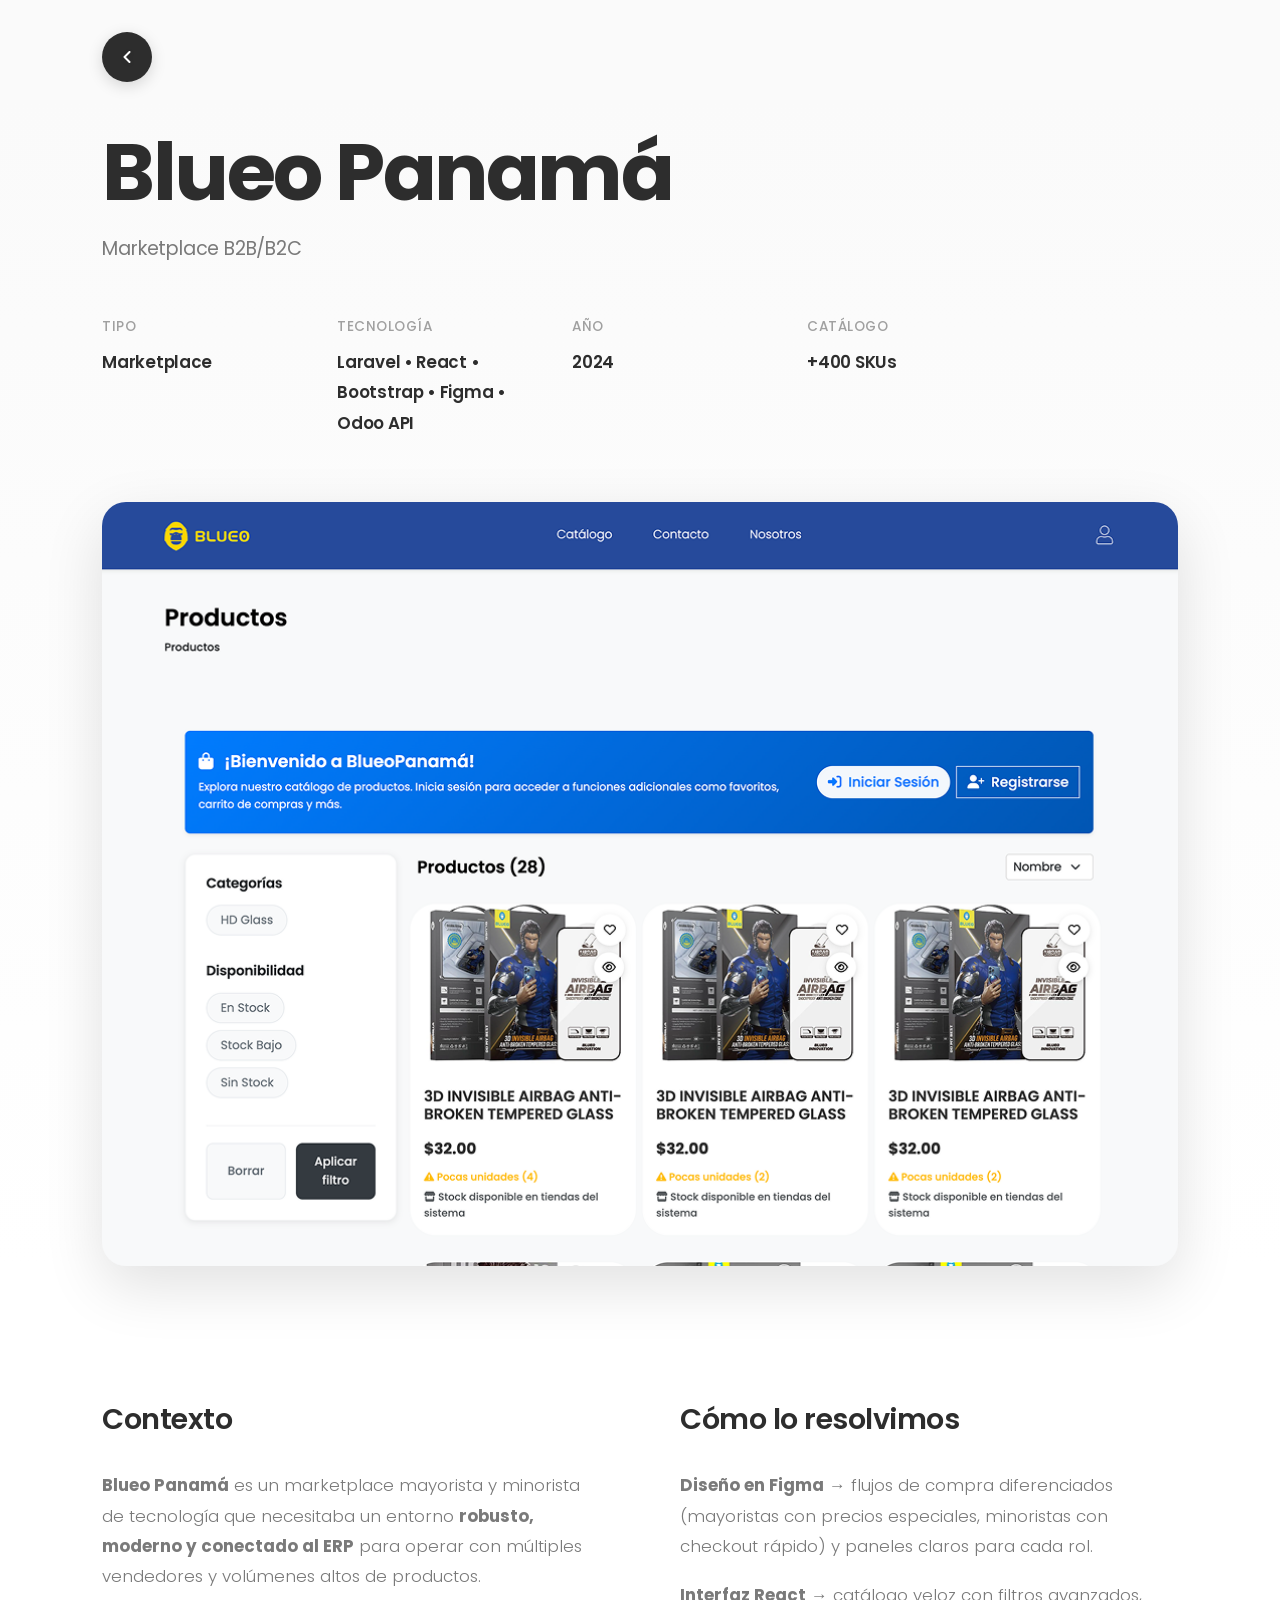
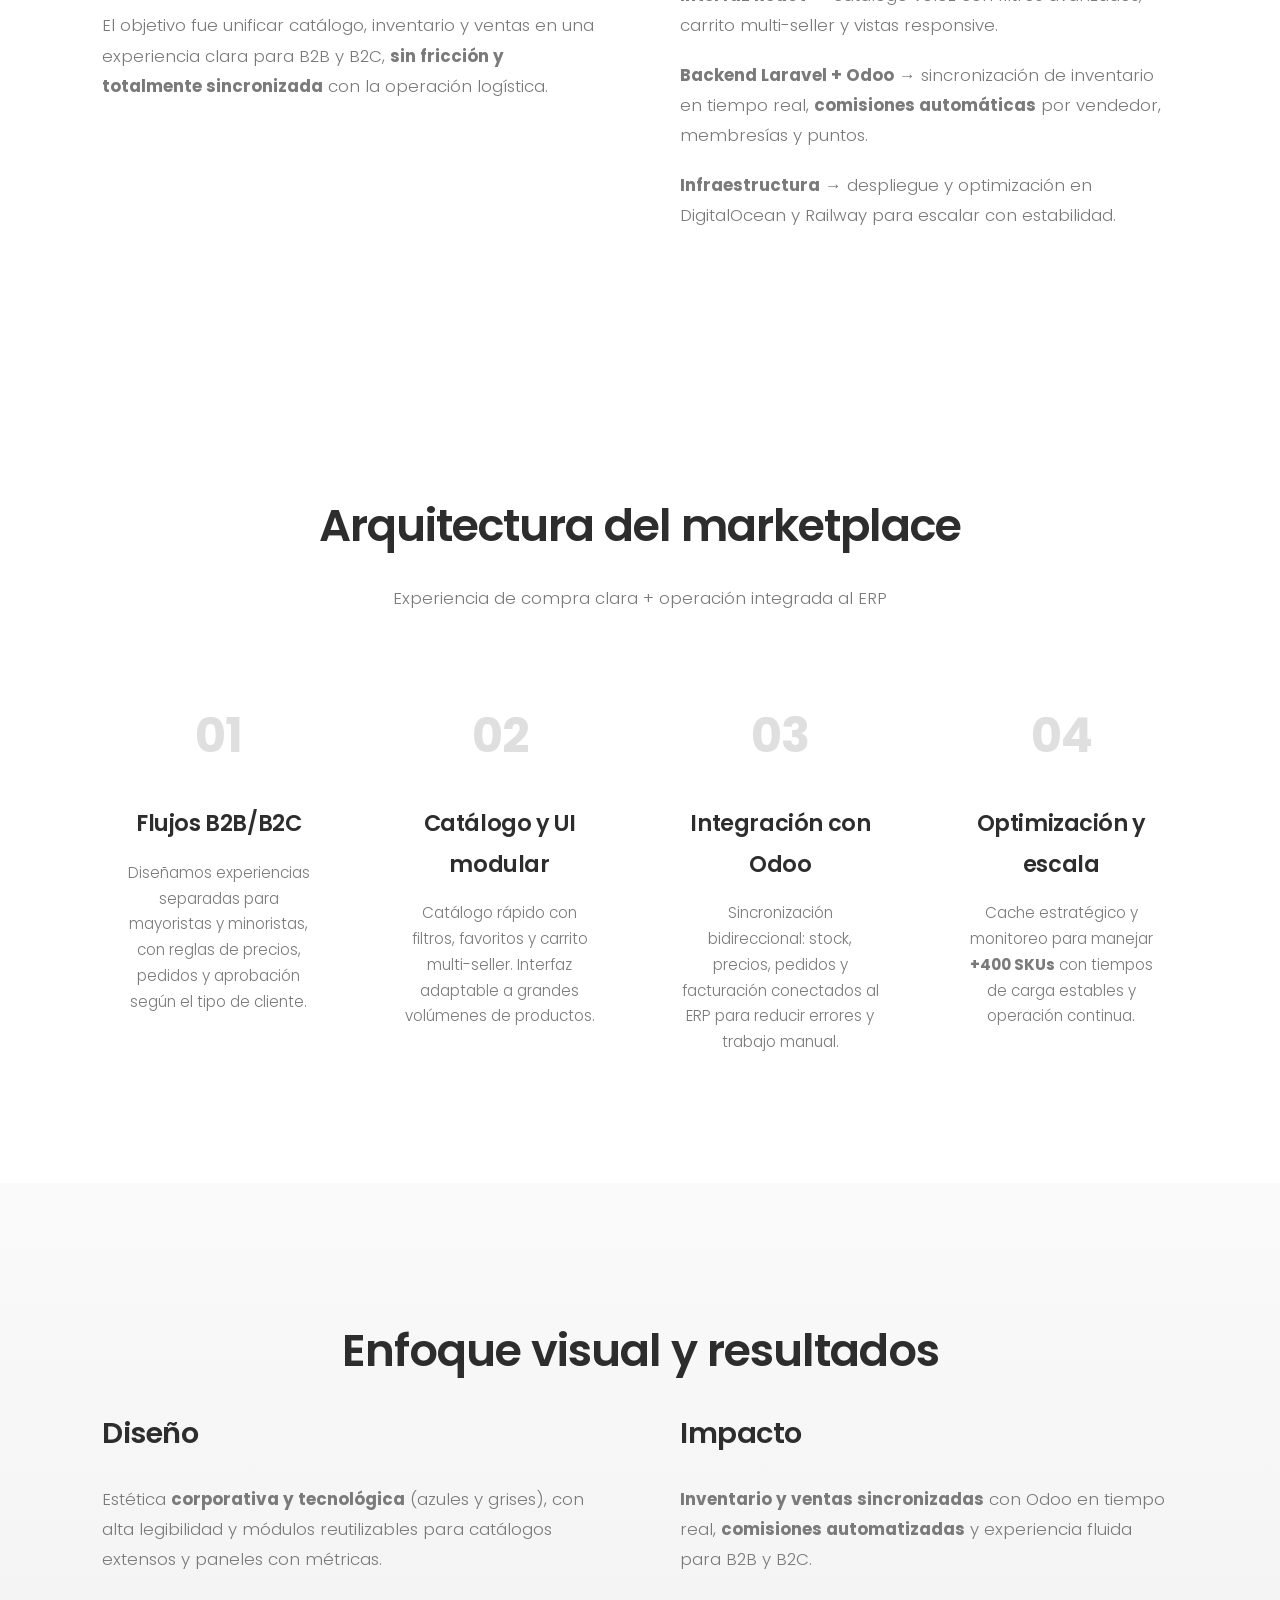
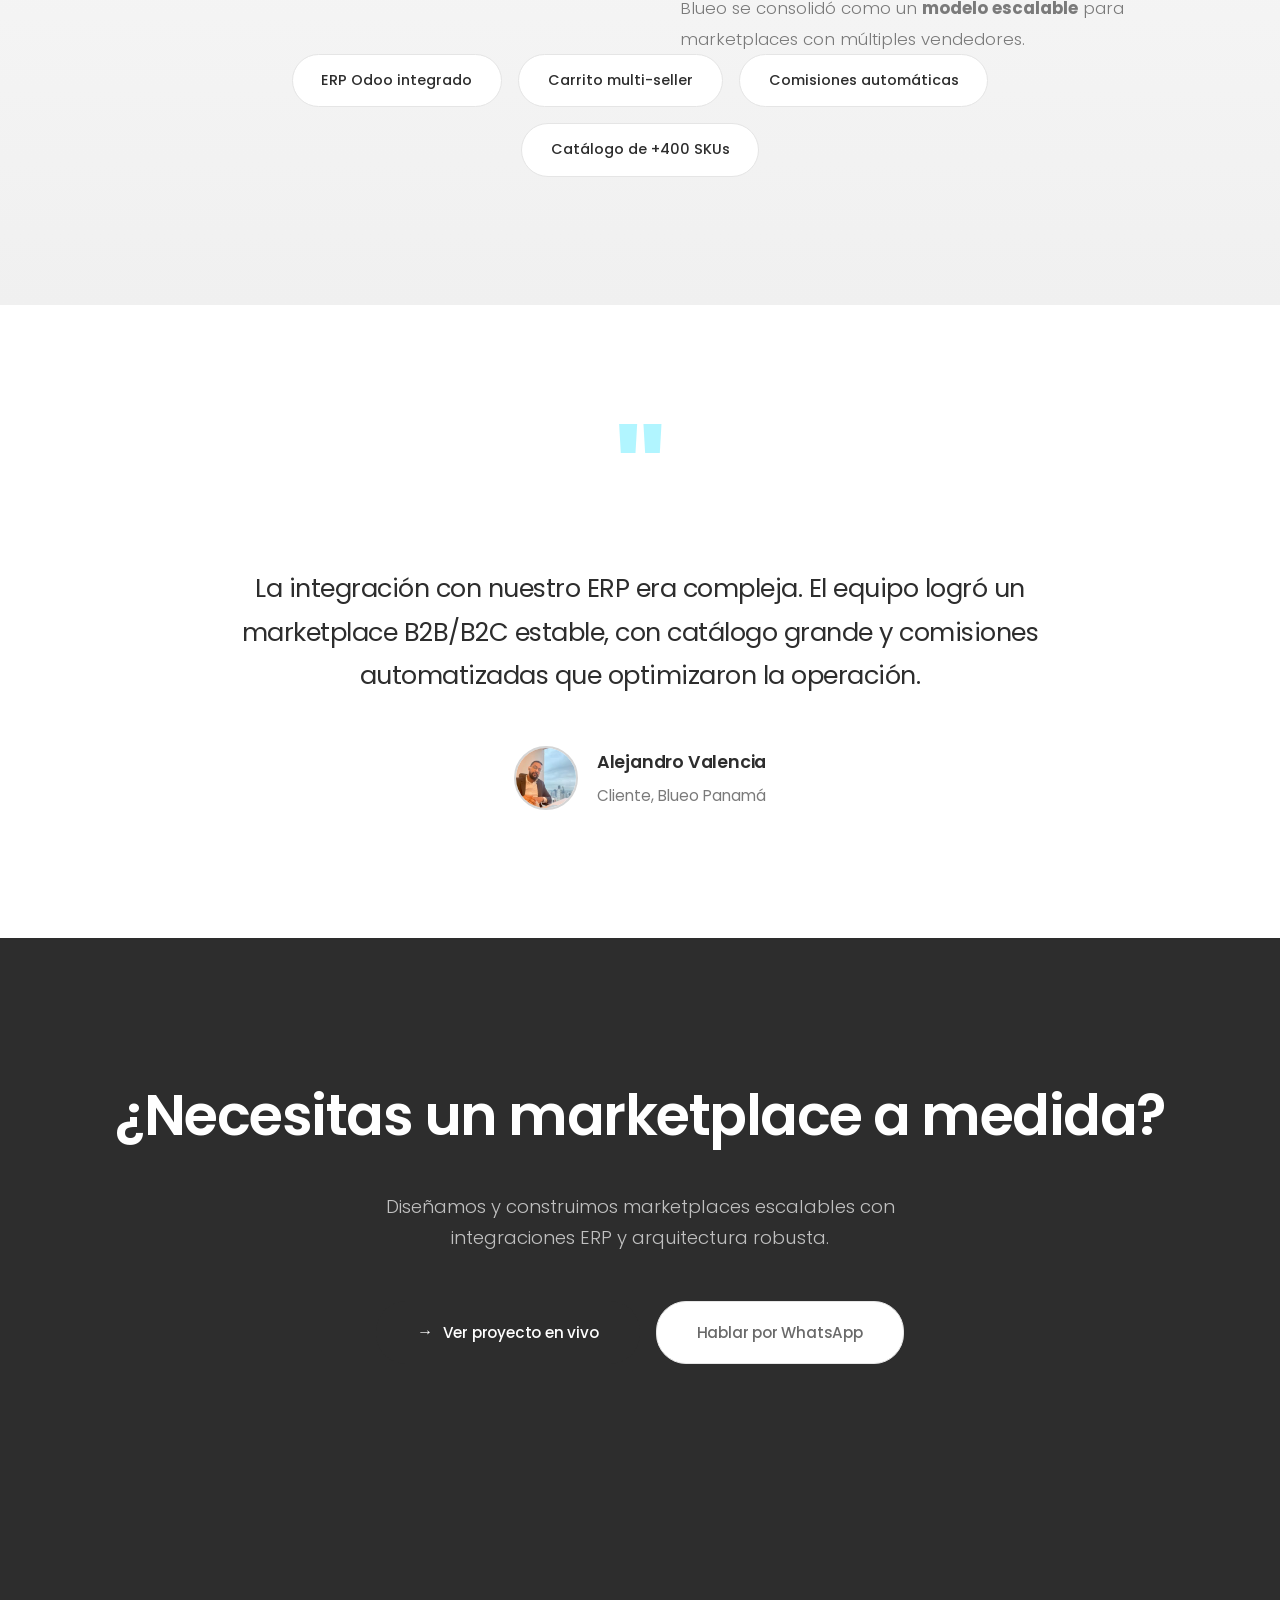
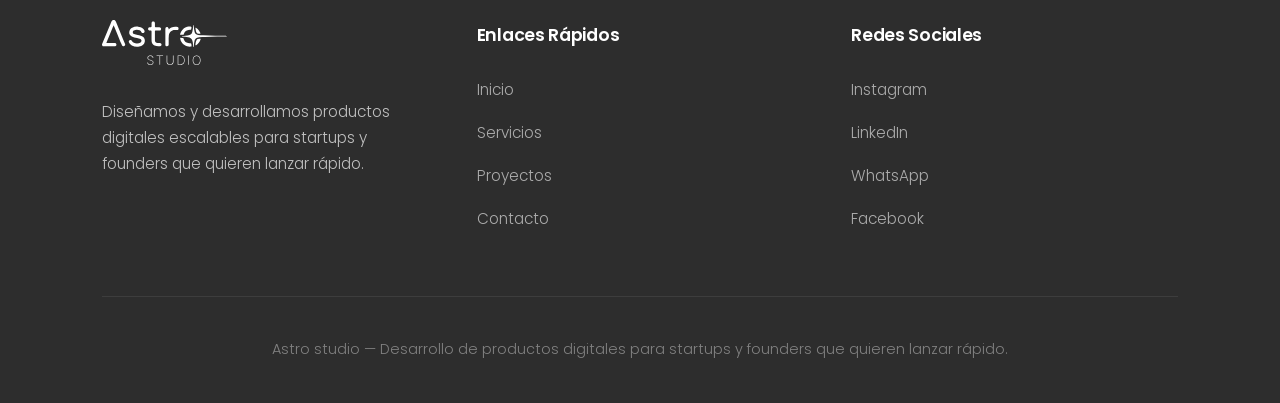
<file: proyectos/banco-bice/index.html>
<!DOCTYPE html>
<html lang="es">
<head>
    <meta charset="UTF-8">
    <meta name="viewport" content="width=device-width, initial-scale=1.0">
    <title>Blueo Panamá - Astro Studio</title>
    <link rel="icon" type="image/png" href="../../assets/img/Favicon.png">
    <link rel="preconnect" href="https://fonts.googleapis.com">
    <link rel="preconnect" href="https://fonts.gstatic.com" crossorigin>
    <link href="https://fonts.googleapis.com/css2?family=Poppins:wght@300;400;500;600;700;800&display=swap" rel="stylesheet">
    <link rel="stylesheet" href="../../assets/css/style.css?v=1777705872"><link rel="stylesheet" href="../../assets/css/proyecto.css"></head>
<body>




<!-- Header -->
<header class="fade-in">
            <a href="../../#portfolio" class="back-button" title="Volver">
            <svg width="20" height="20" viewBox="0 0 20 20" fill="none">
                <path d="M12.5 15L7.5 10L12.5 5" stroke="currentColor" stroke-width="2" stroke-linecap="round"
                    stroke-linejoin="round" />
            </svg>
        </a>
    
    
</header>
<!-- Hero del Proyecto -->
<section class="project-hero">
  <div class="project-hero-content">
    <div class="project-hero-text">
      <h1>Blueo Panamá</h1>
      <p class="project-type">Marketplace B2B/B2C</p>
    </div>

    <div class="project-quick-info">
      <div class="quick-info-item">
        <span class="info-label">Tipo</span>
        <span class="info-value">Marketplace</span>
      </div>
      <div class="quick-info-item">
        <span class="info-label">Tecnología</span>
        <span class="info-value">Laravel • React • Bootstrap • Figma • Odoo API</span>
      </div>
      <div class="quick-info-item">
        <span class="info-label">Año</span>
        <span class="info-value">2024</span>
      </div>
      <div class="quick-info-item">
        <span class="info-label">Catálogo</span>
        <span class="info-value">+400 SKUs</span>
      </div>
    </div>
  </div>

  <div class="project-hero-mockup">
    <img src="../../assets/img/portfolio/blueo.png" alt="Blueo Panamá Mockup">
  </div>
</section>

<!-- Contexto -->
<section class="project-overview">
  <div class="overview-columns">
    <div class="overview-column">
      <h3>Contexto</h3>
      <p><strong>Blueo Panamá</strong> es un marketplace mayorista y minorista de tecnología que necesitaba un entorno <strong>robusto, moderno y conectado al ERP</strong> para operar con múltiples vendedores y volúmenes altos de productos.</p>
      <p>El objetivo fue unificar catálogo, inventario y ventas en una experiencia clara para B2B y B2C, <strong>sin fricción y totalmente sincronizada</strong> con la operación logística.</p>
    </div>
    <div class="overview-column">
      <h3>Cómo lo resolvimos</h3>
      <p><strong>Diseño en Figma</strong> → flujos de compra diferenciados (mayoristas con precios especiales, minoristas con checkout rápido) y paneles claros para cada rol.</p>
      <p><strong>Interfaz React</strong> → catálogo veloz con filtros avanzados, carrito multi-seller y vistas responsive.</p>
      <p><strong>Backend Laravel + Odoo</strong> → sincronización de inventario en tiempo real, <strong>comisiones automáticas</strong> por vendedor, membresías y puntos.</p>
      <p><strong>Infraestructura</strong> → despliegue y optimización en DigitalOcean y Railway para escalar con estabilidad.</p>
    </div>
  </div>
</section>

<!-- Proceso -->
<section class="project-process">
  <h2 class="section-title">Arquitectura del marketplace</h2>
  <p class="section-subtitle">Experiencia de compra clara + operación integrada al ERP</p>

  <div class="process-steps">
    <div class="process-step-item">
      <div class="step-number">01</div>
      <h3>Flujos B2B/B2C</h3>
      <p>Diseñamos experiencias separadas para mayoristas y minoristas, con reglas de precios, pedidos y aprobación según el tipo de cliente.</p>
    </div>

    <div class="process-step-item">
      <div class="step-number">02</div>
      <h3>Catálogo y UI modular</h3>
      <p>Catálogo rápido con filtros, favoritos y carrito multi-seller. Interfaz adaptable a grandes volúmenes de productos.</p>
    </div>

    <div class="process-step-item">
      <div class="step-number">03</div>
      <h3>Integración con Odoo</h3>
      <p>Sincronización bidireccional: stock, precios, pedidos y facturación conectados al ERP para reducir errores y trabajo manual.</p>
    </div>

    <div class="process-step-item">
      <div class="step-number">04</div>
      <h3>Optimización y escala</h3>
      <p>Cache estratégico y monitoreo para manejar <strong>+400 SKUs</strong> con tiempos de carga estables y operación continua.</p>
    </div>
  </div>
</section>

<!-- Enfoque Visual y Resultados -->
<section class="project-results">
  <h2 class="section-title">Enfoque visual y resultados</h2>
  <div class="overview-columns">
    <div class="overview-column">
      <h3>Diseño</h3>
      <p>Estética <strong>corporativa y tecnológica</strong> (azules y grises), con alta legibilidad y módulos reutilizables para catálogos extensos y paneles con métricas.</p>
    </div>
    <div class="overview-column">
      <h3>Impacto</h3>
      <p><strong>Inventario y ventas sincronizadas</strong> con Odoo en tiempo real, <strong>comisiones automatizadas</strong> y experiencia fluida para B2B y B2C.</p>
      <p>Blueo se consolidó como un <strong>modelo escalable</strong> para marketplaces con múltiples vendedores.</p>
    </div>
  </div>

  <div class="results-benefits">
    <div class="benefit-tag">ERP Odoo integrado</div>
    <div class="benefit-tag">Carrito multi-seller</div>
    <div class="benefit-tag">Comisiones automáticas</div>
    <div class="benefit-tag">Catálogo de +400 SKUs</div>
  </div>
</section>

<!-- Testimonio -->
<section class="project-testimonial">
  <div class="testimonial-content">
    <div class="quote-mark">"</div>
    <blockquote>
      <p>La integración con nuestro ERP era compleja. El equipo logró un marketplace B2B/B2C estable, con catálogo grande y comisiones automatizadas que optimizaron la operación.</p>
    </blockquote>
    <div class="testimonial-author">
      <img src="../../assets/img/perfiles/alejandro.jpg" alt="Alejandro Valencia" class="author-avatar" style="width: 64px; height: 64px; border-radius: 50%; object-fit: cover;">
      <div class="author-info">
        <div class="author-name">Alejandro Valencia</div>
        <div class="author-role">Cliente, Blueo Panamá</div>
      </div>
    </div>
  </div>
</section>

<!-- CTA Final -->
<section class="project-cta">
  <h2>¿Necesitas un marketplace a medida?</h2>
  <p>Diseñamos y construimos marketplaces escalables con integraciones ERP y arquitectura robusta.</p>
  <div class="cta-buttons">
    <a href="https://blueointernational.com/" target="_blank" class="btn btn-primary">Ver proyecto en vivo</a>
    <a href="https://wa.me/56951786715?text=Hola%20👋%20vengo%20desde%20tu%20sitio%20web%20Astro%20Studio.%20Me%20gustar%C3%ADa%20saber%20m%C3%A1s%20sobre%20sus%20servicios%20de%20dise%C3%B1o%20y%20desarrollo%20web." class="btn btn-secondary">Hablar por WhatsApp</a>
  </div>
</section>


<!-- Footer -->
<footer>
    <div class="footer-content">
        <div class="footer-section">
            <div class="footer-logo">
                <img src="../../assets/img/Logo.svg" alt="Astro studio">
            </div>
            <p style="color: rgba(255, 255, 255, 0.7); line-height: 1.7;">Diseñamos y desarrollamos productos digitales escalables para startups y founders que quieren lanzar rápido.</p>
        </div>
        <div class="footer-section">
            <h3>Enlaces Rápidos</h3>
            <ul>
                <li><a href="../../index.html">Inicio</a></li>
                <li><a href="../../index.html#servicios">Servicios</a></li>
                <li><a href="../../index.html#portfolio">Proyectos</a></li>
                <li><a href="https://wa.me/56951786715?text=Hola+Astro+Studio+%F0%9F%91%8B%2C+vengo+desde+su+sitio+y+me+gustar%C3%ADa+saber+m%C3%A1s+sobre+c%C3%B3mo+pueden+ayudarme+a+lanzar+mi+producto+digital.">Contacto</a></li>
            </ul>
        </div>
        <div class="footer-section">
            <h3>Redes Sociales</h3>
            <ul>
                <li><a href="https://www.instagram.com/astrostudiocl/" target="_blank">Instagram</a></li>
                <li><a href="https://www.linkedin.com/company/audifycl/about/" target="_blank">LinkedIn</a></li>
                <li><a href="https://wa.me/56951786715?text=Hola+Astro+Studio+%F0%9F%91%8B%2C+vengo+desde+su+sitio+y+me+gustar%C3%ADa+saber+m%C3%A1s+sobre+c%C3%B3mo+pueden+ayudarme+a+lanzar+mi+producto+digital." target="_blank">WhatsApp</a></li>
                <li><a href="https://www.facebook.com/profile.php?id=61583286548470" target="_blank">Facebook</a></li>
            </ul>
        </div>
    </div>
    <div class="footer-bottom">
        <p>Astro studio — Desarrollo de productos digitales para startups y founders que quieren lanzar rápido.</p>
    </div>
</footer>

<script>
    // Simple scroll animation for elements
    const observerOptions = {
        threshold: 0.1,
        rootMargin: '0px 0px -50px 0px'
    };

    const observer = new IntersectionObserver(function(entries) {
        entries.forEach(entry => {
            if (entry.isIntersecting) {
                entry.target.style.opacity = '1';
                entry.target.style.transform = 'translateY(0)';
            }
        });
    }, observerOptions);

    // Observe all cards and sections
    document.querySelectorAll('.service-card, .benefit-item, .portfolio-item, .pricing-card, .process-step, .testimonial-card, .overview-column, .showcase-item, .process-step-item, .result-item, .testimonial-content').forEach(el => {
        el.style.opacity = '0';
        el.style.transform = 'translateY(30px)';
        el.style.transition = 'opacity 0.6s ease, transform 0.6s ease';
        observer.observe(el);
    });

    
    // Hero Video - Auto play on load
    document.addEventListener('DOMContentLoaded', function() {
        const video = document.getElementById('heroVideo');
        if (video) {
            video.play().catch(function(error) {
                console.log('Video autoplay failed:', error);
            });
        }
    });

    // Testimonials Carousel
    let currentTestimonialIndex = 0;
    const testimonialTrack = document.querySelector('.testimonials-track');
    const testimonialCards = document.querySelectorAll('.testimonial-card');
    const dots = document.querySelectorAll('.testimonials-dots .dot');
    const totalTestimonials = testimonialCards.length;
    const testimonialCarousel = document.querySelector('.testimonials-carousel');

    function updateTestimonialCarousel() {
        if (testimonialTrack) {
            const offset = currentTestimonialIndex * -100;
            testimonialTrack.style.transform = `translateX(${offset}%)`;
            
            // Update dots
            dots.forEach((dot, index) => {
                dot.classList.toggle('active', index === currentTestimonialIndex);
            });
        }
    }

    function moveTestimonial(direction) {
        currentTestimonialIndex += direction;
        
        if (currentTestimonialIndex < 0) {
            currentTestimonialIndex = totalTestimonials - 1;
        } else if (currentTestimonialIndex >= totalTestimonials) {
            currentTestimonialIndex = 0;
        }
        
        updateTestimonialCarousel();
    }

    function currentTestimonial(index) {
        currentTestimonialIndex = index;
        updateTestimonialCarousel();
    }

    // Touch support for mobile
    let touchStartX = 0;
    let touchEndX = 0;

    if (testimonialCarousel) {
        testimonialCarousel.addEventListener('touchstart', (e) => {
            touchStartX = e.changedTouches[0].screenX;
        }, { passive: true });

        testimonialCarousel.addEventListener('touchend', (e) => {
            touchEndX = e.changedTouches[0].screenX;
            handleSwipe();
        }, { passive: true });
    }

    function handleSwipe() {
        const swipeThreshold = 50;
        const diff = touchStartX - touchEndX;
        
        if (Math.abs(diff) > swipeThreshold) {
            if (diff > 0) {
                // Swipe left - next
                moveTestimonial(1);
            } else {
                // Swipe right - previous
                moveTestimonial(-1);
            }
        }
    }

    // Auto-advance carousel every 5 seconds
    let autoAdvanceInterval = setInterval(() => {
        moveTestimonial(1);
    }, 5000);

    // Pause auto-advance on user interaction
    if (testimonialCarousel) {
        testimonialCarousel.addEventListener('touchstart', () => {
            clearInterval(autoAdvanceInterval);
        });
        
        testimonialCarousel.addEventListener('touchend', () => {
            clearInterval(autoAdvanceInterval);
            autoAdvanceInterval = setInterval(() => {
                moveTestimonial(1);
            }, 5000);
        });
    }

    // Floating Navbar - Dynamic dot indicator
    const floatingNavbar = document.querySelector('.floating-navbar');
    if (floatingNavbar) {
        const sections = document.querySelectorAll('#servicios, #portfolio, #planes');
        const navItems = document.querySelectorAll('.nav-item');

        // Adjust rootMargin based on screen size
        const isMobile = window.innerWidth <= 768;
        const observerOptions = {
            threshold: isMobile ? 0.15 : 0.3,
            rootMargin: isMobile ? '-50px 0px -50px 0px' : '-100px 0px -100px 0px'
        };

        const navObserver = new IntersectionObserver((entries) => {
            entries.forEach(entry => {
                if (entry.isIntersecting) {
                    const sectionId = entry.target.id;
                    
                    // Remove active class from all nav items
                    navItems.forEach(item => item.classList.remove('active'));
                    
                    // Add active class to current section's nav item
                    const activeNavItem = document.querySelector(`.nav-item[data-section="${sectionId}"]`);
                    if (activeNavItem) {
                        activeNavItem.classList.add('active');
                    }
                }
            });
        }, observerOptions);

        // Observe all sections
        sections.forEach(section => {
            navObserver.observe(section);
        });

        // Don't set initial active state - let observer handle it
        // After a brief delay, check which section is visible
        setTimeout(() => {
            const viewportCenter = window.innerHeight / 2;
            let closestSection = null;
            let closestDistance = Infinity;

            sections.forEach(section => {
                const rect = section.getBoundingClientRect();
                const sectionCenter = rect.top + rect.height / 2;
                const distance = Math.abs(sectionCenter - viewportCenter);

                if (distance < closestDistance && rect.top < window.innerHeight && rect.bottom > 0) {
                    closestDistance = distance;
                    closestSection = section;
                }
            });

            if (closestSection) {
                navItems.forEach(item => item.classList.remove('active'));
                const activeNavItem = document.querySelector(`.nav-item[data-section="${closestSection.id}"]`);
                if (activeNavItem) {
                    activeNavItem.classList.add('active');
                }
            }
        }, 500);
    }
</script>
</body>
</html>
</file>
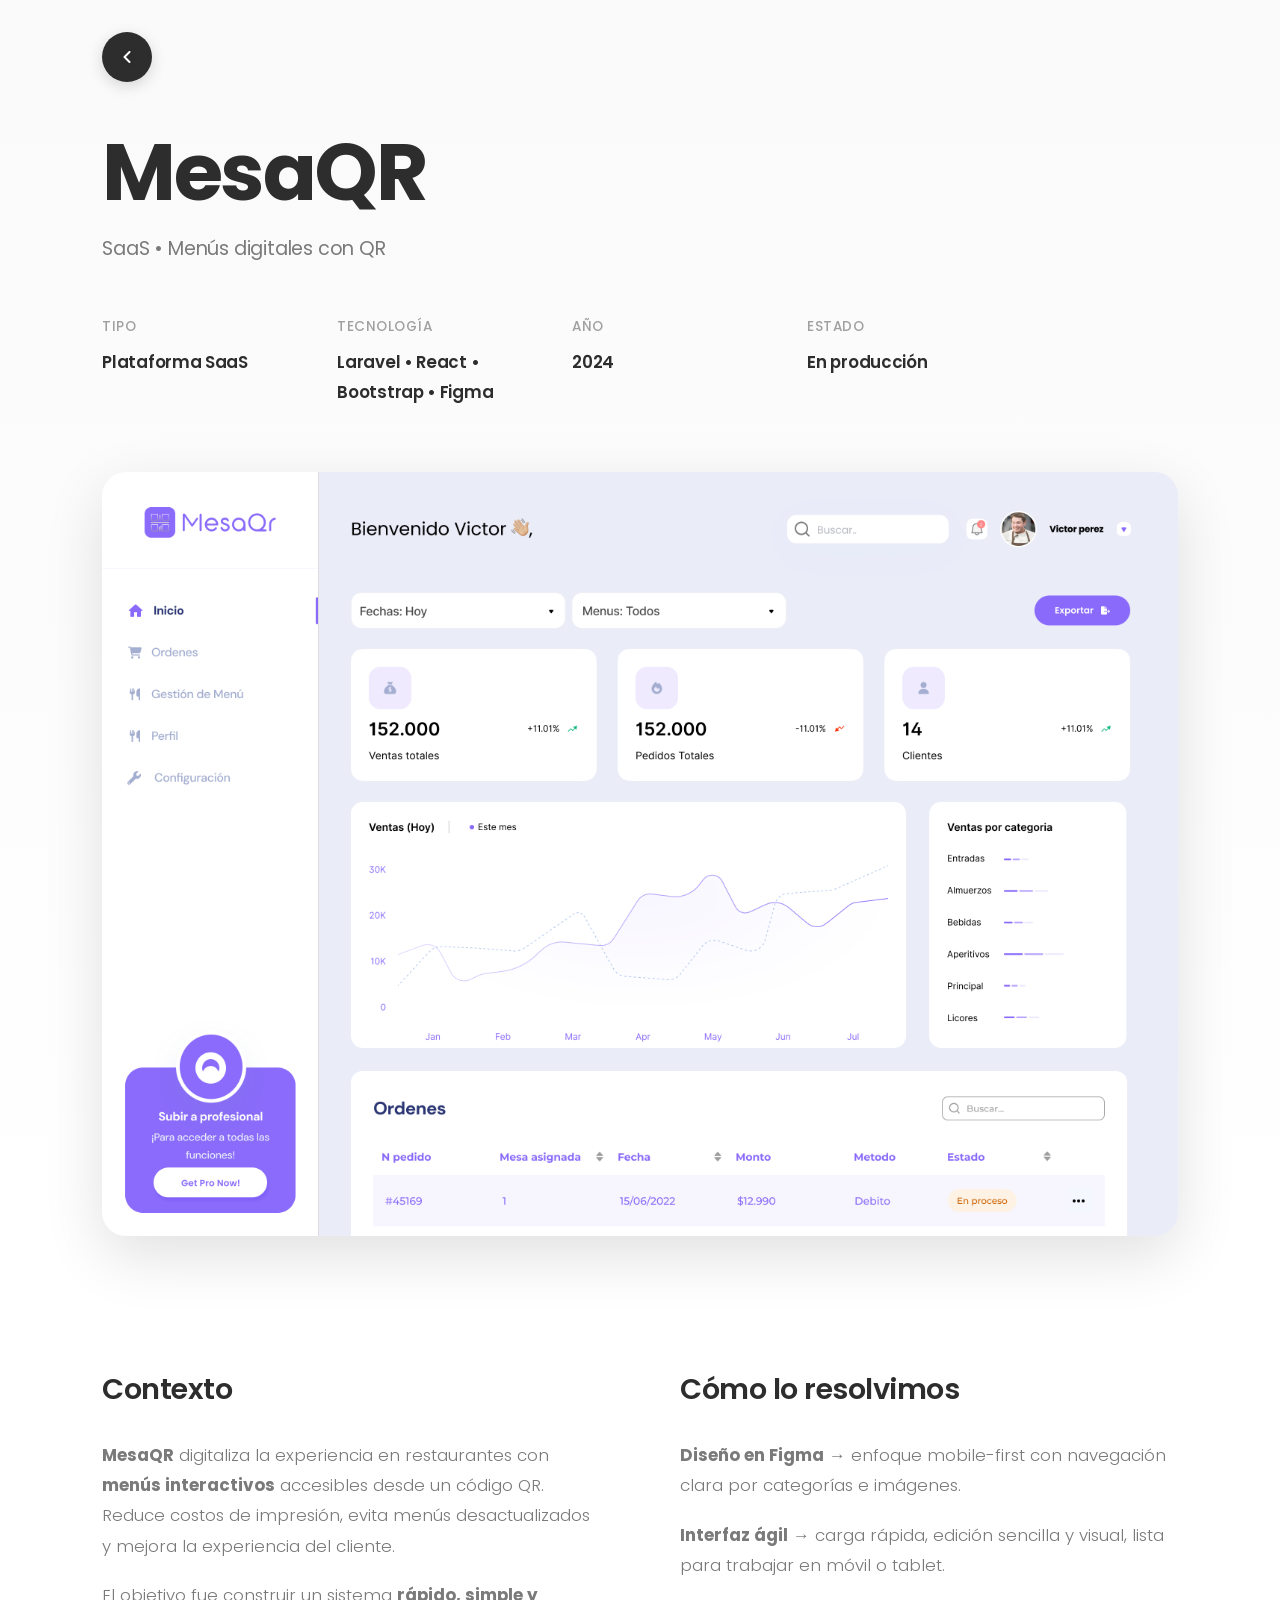
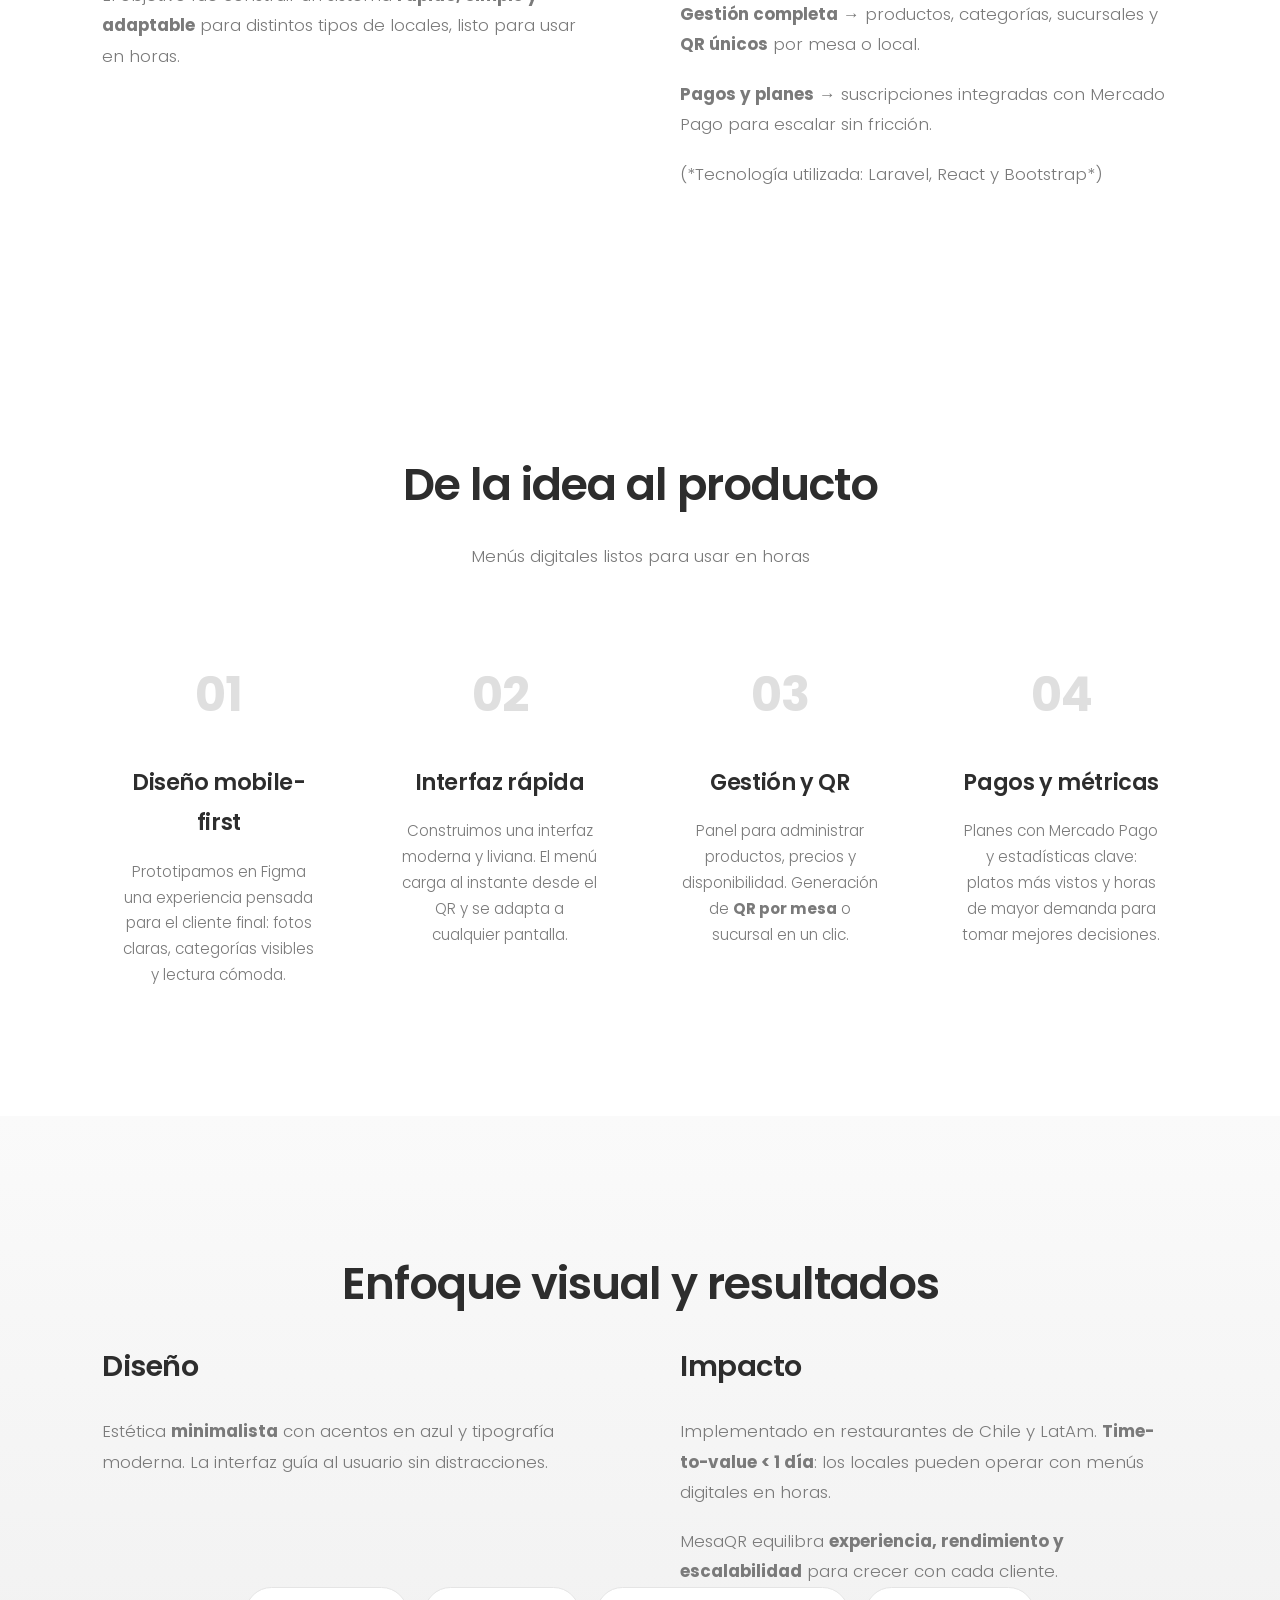
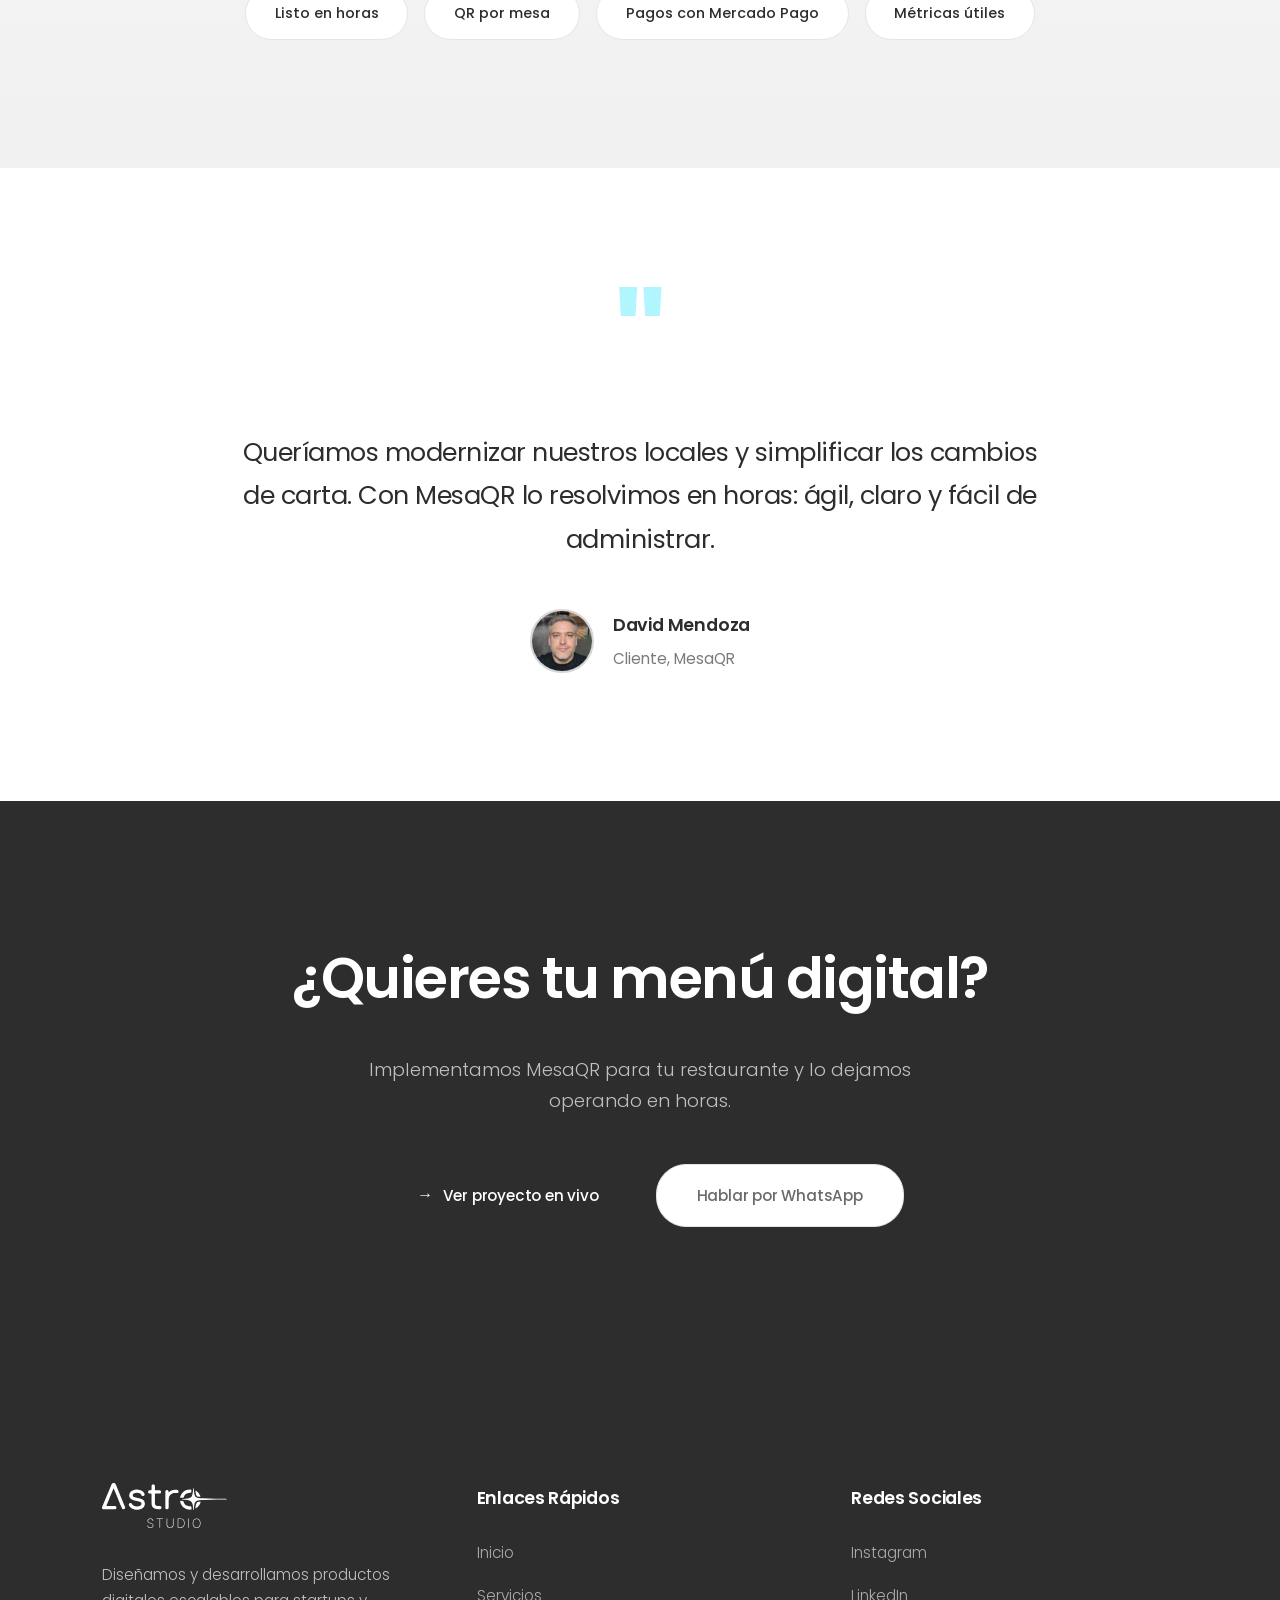
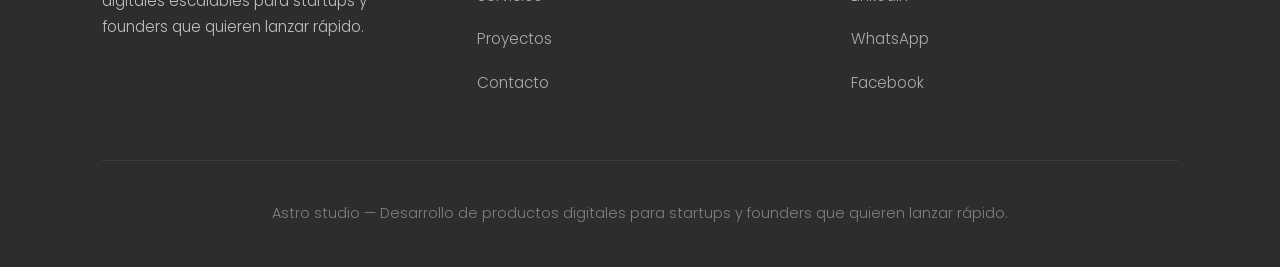
<file: proyectos/racional/index.html>
<!DOCTYPE html>
<html lang="es">
<head>
    <meta charset="UTF-8">
    <meta name="viewport" content="width=device-width, initial-scale=1.0">
    <title>MesaQR - Astro Studio</title>
    <link rel="icon" type="image/png" href="../../assets/img/Favicon.png">
    <link rel="preconnect" href="https://fonts.googleapis.com">
    <link rel="preconnect" href="https://fonts.gstatic.com" crossorigin>
    <link href="https://fonts.googleapis.com/css2?family=Poppins:wght@300;400;500;600;700;800&display=swap" rel="stylesheet">
    <link rel="stylesheet" href="../../assets/css/style.css?v=1777705872"><link rel="stylesheet" href="../../assets/css/proyecto.css"></head>
<body>




<!-- Header -->
<header class="fade-in">
            <a href="../../#portfolio" class="back-button" title="Volver">
            <svg width="20" height="20" viewBox="0 0 20 20" fill="none">
                <path d="M12.5 15L7.5 10L12.5 5" stroke="currentColor" stroke-width="2" stroke-linecap="round"
                    stroke-linejoin="round" />
            </svg>
        </a>
    
    
</header>
<!-- Hero del Proyecto -->
<section class="project-hero">
  <div class="project-hero-content">
    <div class="project-hero-text">
      <h1>MesaQR</h1>
      <p class="project-type">SaaS • Menús digitales con QR</p>
    </div>

    <div class="project-quick-info">
      <div class="quick-info-item">
        <span class="info-label">Tipo</span>
        <span class="info-value">Plataforma SaaS</span>
      </div>
      <div class="quick-info-item">
        <span class="info-label">Tecnología</span>
        <span class="info-value">Laravel • React • Bootstrap • Figma</span>
      </div>
      <div class="quick-info-item">
        <span class="info-label">Año</span>
        <span class="info-value">2024</span>
      </div>
      <div class="quick-info-item">
        <span class="info-label">Estado</span>
        <span class="info-value">En producción</span>
      </div>
    </div>
  </div>

  <div class="project-hero-mockup">
    <img src="../../assets/img/portfolio/mesaqr.png" alt="MesaQR Mockup">
  </div>
</section>

<!-- Contexto -->
<section class="project-overview">
  <div class="overview-columns">
    <div class="overview-column">
      <h3>Contexto</h3>
      <p><strong>MesaQR</strong> digitaliza la experiencia en restaurantes con <strong>menús interactivos</strong> accesibles desde un código QR. Reduce costos de impresión, evita menús desactualizados y mejora la experiencia del cliente.</p>
      <p>El objetivo fue construir un sistema <strong>rápido, simple y adaptable</strong> para distintos tipos de locales, listo para usar en horas.</p>
    </div>
    <div class="overview-column">
      <h3>Cómo lo resolvimos</h3>
      <p><strong>Diseño en Figma</strong> → enfoque mobile-first con navegación clara por categorías e imágenes.</p>
      <p><strong>Interfaz ágil</strong> → carga rápida, edición sencilla y visual, lista para trabajar en móvil o tablet.</p>
      <p><strong>Gestión completa</strong> → productos, categorías, sucursales y <strong>QR únicos</strong> por mesa o local.</p>
      <p><strong>Pagos y planes</strong> → suscripciones integradas con Mercado Pago para escalar sin fricción.</p>
      <p class="text-muted small">(*Tecnología utilizada: Laravel, React y Bootstrap*)</p>
    </div>
  </div>
</section>

<!-- Proceso -->
<section class="project-process">
  <h2 class="section-title">De la idea al producto</h2>
  <p class="section-subtitle">Menús digitales listos para usar en horas</p>

  <div class="process-steps">
    <div class="process-step-item">
      <div class="step-number">01</div>
      <h3>Diseño mobile-first</h3>
      <p>Prototipamos en Figma una experiencia pensada para el cliente final: fotos claras, categorías visibles y lectura cómoda.</p>
    </div>

    <div class="process-step-item">
      <div class="step-number">02</div>
      <h3>Interfaz rápida</h3>
      <p>Construimos una interfaz moderna y liviana. El menú carga al instante desde el QR y se adapta a cualquier pantalla.</p>
    </div>

    <div class="process-step-item">
      <div class="step-number">03</div>
      <h3>Gestión y QR</h3>
      <p>Panel para administrar productos, precios y disponibilidad. Generación de <strong>QR por mesa</strong> o sucursal en un clic.</p>
    </div>

    <div class="process-step-item">
      <div class="step-number">04</div>
      <h3>Pagos y métricas</h3>
      <p>Planes con Mercado Pago y estadísticas clave: platos más vistos y horas de mayor demanda para tomar mejores decisiones.</p>
    </div>
  </div>
</section>

<!-- Enfoque Visual y Resultados -->
<section class="project-results">
  <h2 class="section-title">Enfoque visual y resultados</h2>
  <div class="overview-columns">
    <div class="overview-column">
      <h3>Diseño</h3>
      <p>Estética <strong>minimalista</strong> con acentos en azul y tipografía moderna. La interfaz guía al usuario sin distracciones.</p>
    </div>
    <div class="overview-column">
      <h3>Impacto</h3>
      <p>Implementado en restaurantes de Chile y LatAm. <strong>Time-to-value &lt; 1 día</strong>: los locales pueden operar con menús digitales en horas.</p>
      <p>MesaQR equilibra <strong>experiencia, rendimiento y escalabilidad</strong> para crecer con cada cliente.</p>
    </div>
  </div>

  <div class="results-benefits">
    <div class="benefit-tag">Listo en horas</div>
    <div class="benefit-tag">QR por mesa</div>
    <div class="benefit-tag">Pagos con Mercado Pago</div>
    <div class="benefit-tag">Métricas útiles</div>
  </div>
</section>

<!-- Testimonio -->
<section class="project-testimonial">
  <div class="testimonial-content">
    <div class="quote-mark">"</div>
    <blockquote>
      <p>Queríamos modernizar nuestros locales y simplificar los cambios de carta. Con MesaQR lo resolvimos en horas: ágil, claro y fácil de administrar.</p>
    </blockquote>
    <div class="testimonial-author">
      <img src="../../assets/img/perfiles/david.jpg" alt="David Mendoza" class="author-avatar" style="width: 64px; height: 64px; border-radius: 50%; object-fit: cover;">
      <div class="author-info">
        <div class="author-name">David Mendoza</div>
        <div class="author-role">Cliente, MesaQR</div>
      </div>
    </div>
  </div>
</section>

<!-- CTA Final -->
<section class="project-cta">
  <h2>¿Quieres tu menú digital?</h2>
  <p>Implementamos MesaQR para tu restaurante y lo dejamos operando en horas.</p>
  <div class="cta-buttons">
    <a href="https://mesaqr.cl/" target="_blank" class="btn btn-primary">Ver proyecto en vivo</a>
    <a href="https://wa.me/56951786715?text=Hola%20👋%20vengo%20desde%20tu%20sitio%20web%20Astro%20Studio.%20Me%20gustar%C3%ADa%20saber%20m%C3%A1s%20sobre%20sus%20servicios%20de%20dise%C3%B1o%20y%20desarrollo%20web." class="btn btn-secondary">Hablar por WhatsApp</a>
  </div>
</section>


<!-- Footer -->
<footer>
    <div class="footer-content">
        <div class="footer-section">
            <div class="footer-logo">
                <img src="../../assets/img/Logo.svg" alt="Astro studio">
            </div>
            <p style="color: rgba(255, 255, 255, 0.7); line-height: 1.7;">Diseñamos y desarrollamos productos digitales escalables para startups y founders que quieren lanzar rápido.</p>
        </div>
        <div class="footer-section">
            <h3>Enlaces Rápidos</h3>
            <ul>
                <li><a href="../../index.html">Inicio</a></li>
                <li><a href="../../index.html#servicios">Servicios</a></li>
                <li><a href="../../index.html#portfolio">Proyectos</a></li>
                <li><a href="https://wa.me/56951786715?text=Hola+Astro+Studio+%F0%9F%91%8B%2C+vengo+desde+su+sitio+y+me+gustar%C3%ADa+saber+m%C3%A1s+sobre+c%C3%B3mo+pueden+ayudarme+a+lanzar+mi+producto+digital.">Contacto</a></li>
            </ul>
        </div>
        <div class="footer-section">
            <h3>Redes Sociales</h3>
            <ul>
                <li><a href="https://www.instagram.com/astrostudiocl/" target="_blank">Instagram</a></li>
                <li><a href="https://www.linkedin.com/company/audifycl/about/" target="_blank">LinkedIn</a></li>
                <li><a href="https://wa.me/56951786715?text=Hola+Astro+Studio+%F0%9F%91%8B%2C+vengo+desde+su+sitio+y+me+gustar%C3%ADa+saber+m%C3%A1s+sobre+c%C3%B3mo+pueden+ayudarme+a+lanzar+mi+producto+digital." target="_blank">WhatsApp</a></li>
                <li><a href="https://www.facebook.com/profile.php?id=61583286548470" target="_blank">Facebook</a></li>
            </ul>
        </div>
    </div>
    <div class="footer-bottom">
        <p>Astro studio — Desarrollo de productos digitales para startups y founders que quieren lanzar rápido.</p>
    </div>
</footer>

<script>
    // Simple scroll animation for elements
    const observerOptions = {
        threshold: 0.1,
        rootMargin: '0px 0px -50px 0px'
    };

    const observer = new IntersectionObserver(function(entries) {
        entries.forEach(entry => {
            if (entry.isIntersecting) {
                entry.target.style.opacity = '1';
                entry.target.style.transform = 'translateY(0)';
            }
        });
    }, observerOptions);

    // Observe all cards and sections
    document.querySelectorAll('.service-card, .benefit-item, .portfolio-item, .pricing-card, .process-step, .testimonial-card, .overview-column, .showcase-item, .process-step-item, .result-item, .testimonial-content').forEach(el => {
        el.style.opacity = '0';
        el.style.transform = 'translateY(30px)';
        el.style.transition = 'opacity 0.6s ease, transform 0.6s ease';
        observer.observe(el);
    });

    
    // Hero Video - Auto play on load
    document.addEventListener('DOMContentLoaded', function() {
        const video = document.getElementById('heroVideo');
        if (video) {
            video.play().catch(function(error) {
                console.log('Video autoplay failed:', error);
            });
        }
    });

    // Testimonials Carousel
    let currentTestimonialIndex = 0;
    const testimonialTrack = document.querySelector('.testimonials-track');
    const testimonialCards = document.querySelectorAll('.testimonial-card');
    const dots = document.querySelectorAll('.testimonials-dots .dot');
    const totalTestimonials = testimonialCards.length;
    const testimonialCarousel = document.querySelector('.testimonials-carousel');

    function updateTestimonialCarousel() {
        if (testimonialTrack) {
            const offset = currentTestimonialIndex * -100;
            testimonialTrack.style.transform = `translateX(${offset}%)`;
            
            // Update dots
            dots.forEach((dot, index) => {
                dot.classList.toggle('active', index === currentTestimonialIndex);
            });
        }
    }

    function moveTestimonial(direction) {
        currentTestimonialIndex += direction;
        
        if (currentTestimonialIndex < 0) {
            currentTestimonialIndex = totalTestimonials - 1;
        } else if (currentTestimonialIndex >= totalTestimonials) {
            currentTestimonialIndex = 0;
        }
        
        updateTestimonialCarousel();
    }

    function currentTestimonial(index) {
        currentTestimonialIndex = index;
        updateTestimonialCarousel();
    }

    // Touch support for mobile
    let touchStartX = 0;
    let touchEndX = 0;

    if (testimonialCarousel) {
        testimonialCarousel.addEventListener('touchstart', (e) => {
            touchStartX = e.changedTouches[0].screenX;
        }, { passive: true });

        testimonialCarousel.addEventListener('touchend', (e) => {
            touchEndX = e.changedTouches[0].screenX;
            handleSwipe();
        }, { passive: true });
    }

    function handleSwipe() {
        const swipeThreshold = 50;
        const diff = touchStartX - touchEndX;
        
        if (Math.abs(diff) > swipeThreshold) {
            if (diff > 0) {
                // Swipe left - next
                moveTestimonial(1);
            } else {
                // Swipe right - previous
                moveTestimonial(-1);
            }
        }
    }

    // Auto-advance carousel every 5 seconds
    let autoAdvanceInterval = setInterval(() => {
        moveTestimonial(1);
    }, 5000);

    // Pause auto-advance on user interaction
    if (testimonialCarousel) {
        testimonialCarousel.addEventListener('touchstart', () => {
            clearInterval(autoAdvanceInterval);
        });
        
        testimonialCarousel.addEventListener('touchend', () => {
            clearInterval(autoAdvanceInterval);
            autoAdvanceInterval = setInterval(() => {
                moveTestimonial(1);
            }, 5000);
        });
    }

    // Floating Navbar - Dynamic dot indicator
    const floatingNavbar = document.querySelector('.floating-navbar');
    if (floatingNavbar) {
        const sections = document.querySelectorAll('#servicios, #portfolio, #planes');
        const navItems = document.querySelectorAll('.nav-item');

        // Adjust rootMargin based on screen size
        const isMobile = window.innerWidth <= 768;
        const observerOptions = {
            threshold: isMobile ? 0.15 : 0.3,
            rootMargin: isMobile ? '-50px 0px -50px 0px' : '-100px 0px -100px 0px'
        };

        const navObserver = new IntersectionObserver((entries) => {
            entries.forEach(entry => {
                if (entry.isIntersecting) {
                    const sectionId = entry.target.id;
                    
                    // Remove active class from all nav items
                    navItems.forEach(item => item.classList.remove('active'));
                    
                    // Add active class to current section's nav item
                    const activeNavItem = document.querySelector(`.nav-item[data-section="${sectionId}"]`);
                    if (activeNavItem) {
                        activeNavItem.classList.add('active');
                    }
                }
            });
        }, observerOptions);

        // Observe all sections
        sections.forEach(section => {
            navObserver.observe(section);
        });

        // Don't set initial active state - let observer handle it
        // After a brief delay, check which section is visible
        setTimeout(() => {
            const viewportCenter = window.innerHeight / 2;
            let closestSection = null;
            let closestDistance = Infinity;

            sections.forEach(section => {
                const rect = section.getBoundingClientRect();
                const sectionCenter = rect.top + rect.height / 2;
                const distance = Math.abs(sectionCenter - viewportCenter);

                if (distance < closestDistance && rect.top < window.innerHeight && rect.bottom > 0) {
                    closestDistance = distance;
                    closestSection = section;
                }
            });

            if (closestSection) {
                navItems.forEach(item => item.classList.remove('active'));
                const activeNavItem = document.querySelector(`.nav-item[data-section="${closestSection.id}"]`);
                if (activeNavItem) {
                    activeNavItem.classList.add('active');
                }
            }
        }, 500);
    }
</script>
</body>
</html>
</file>
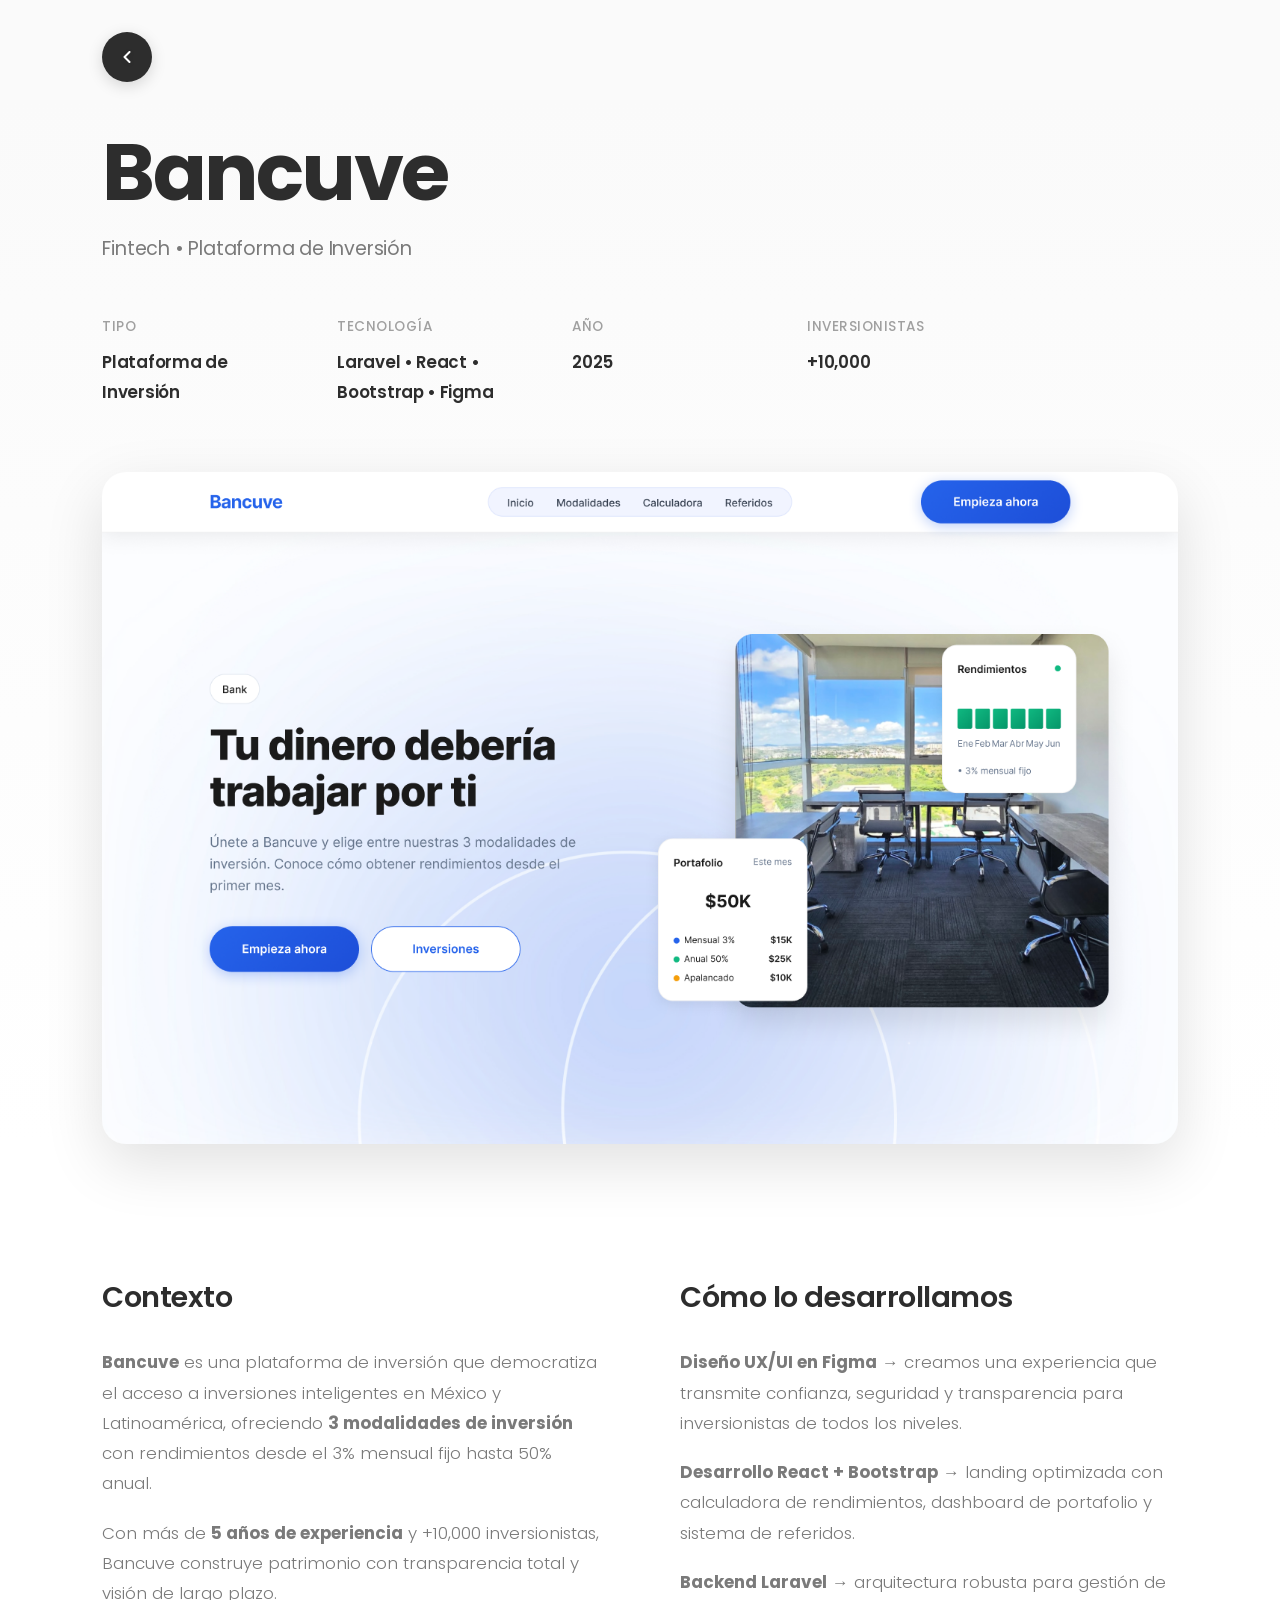
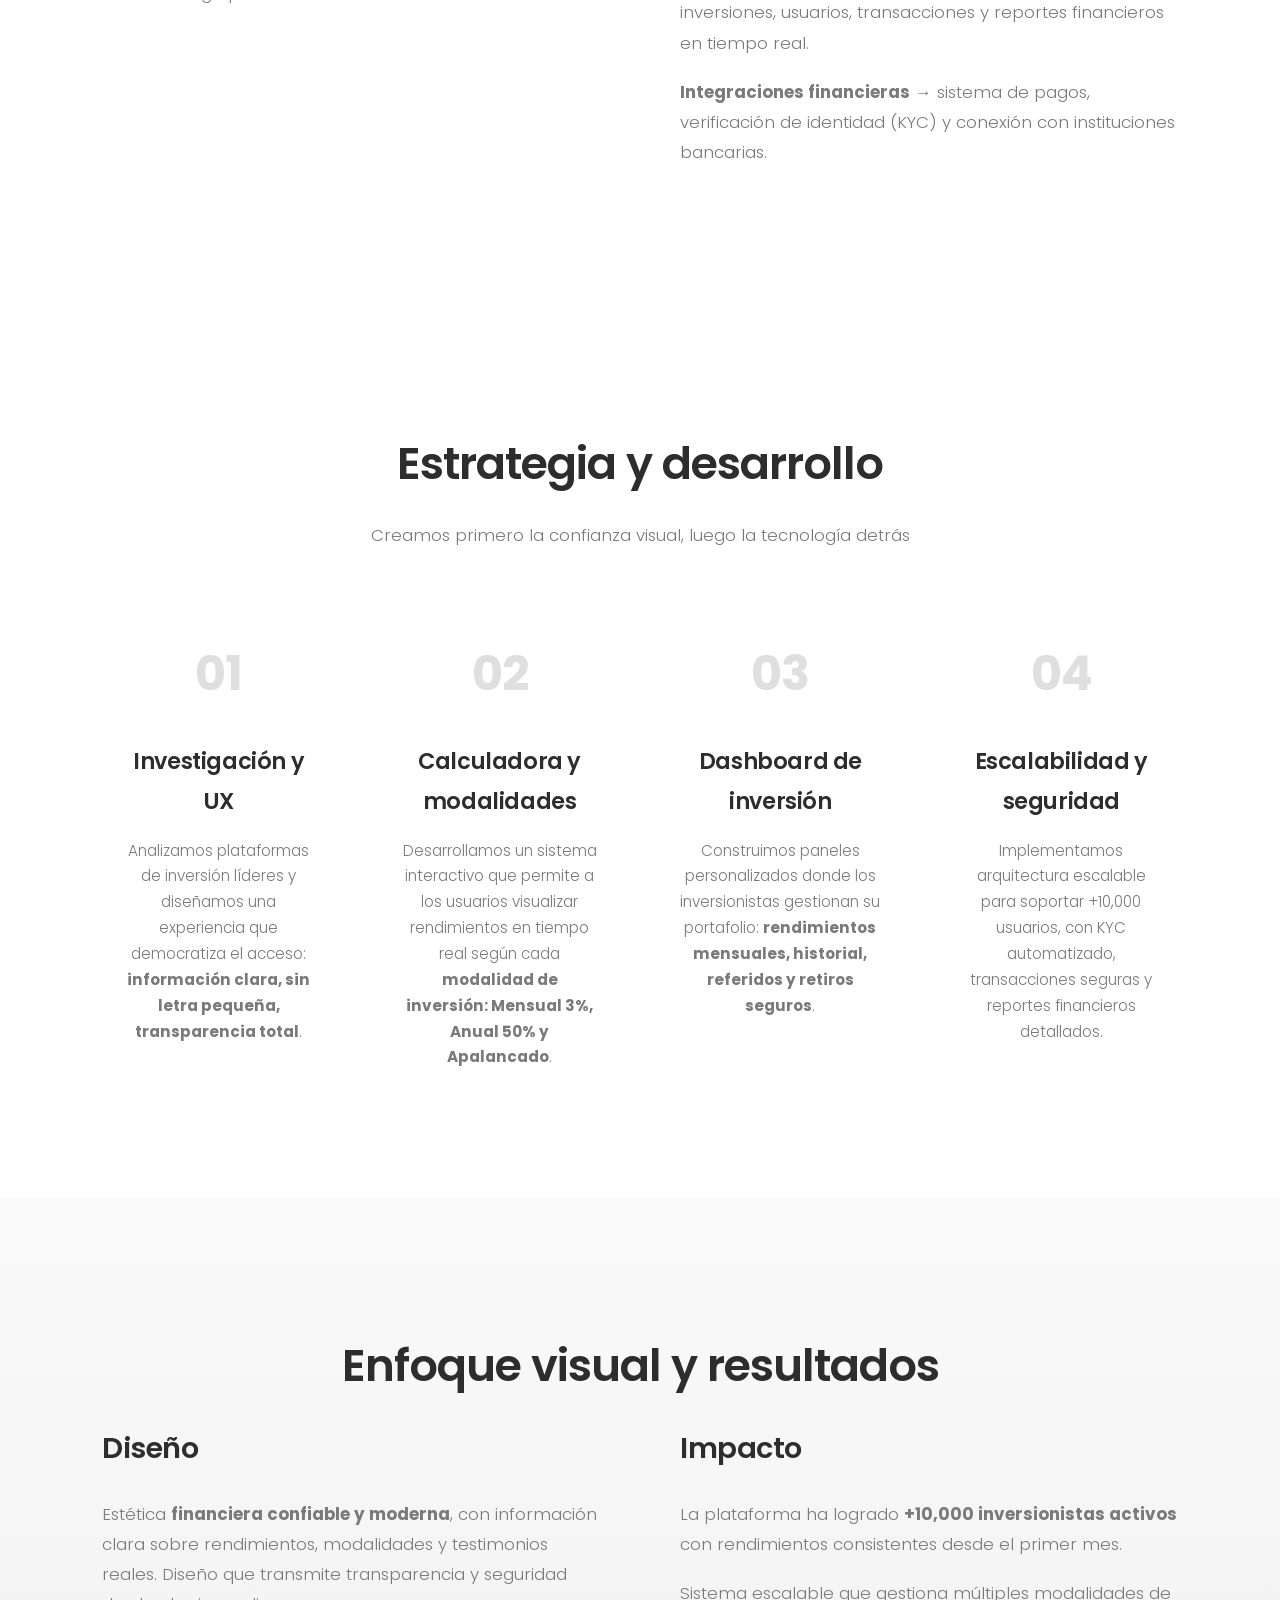
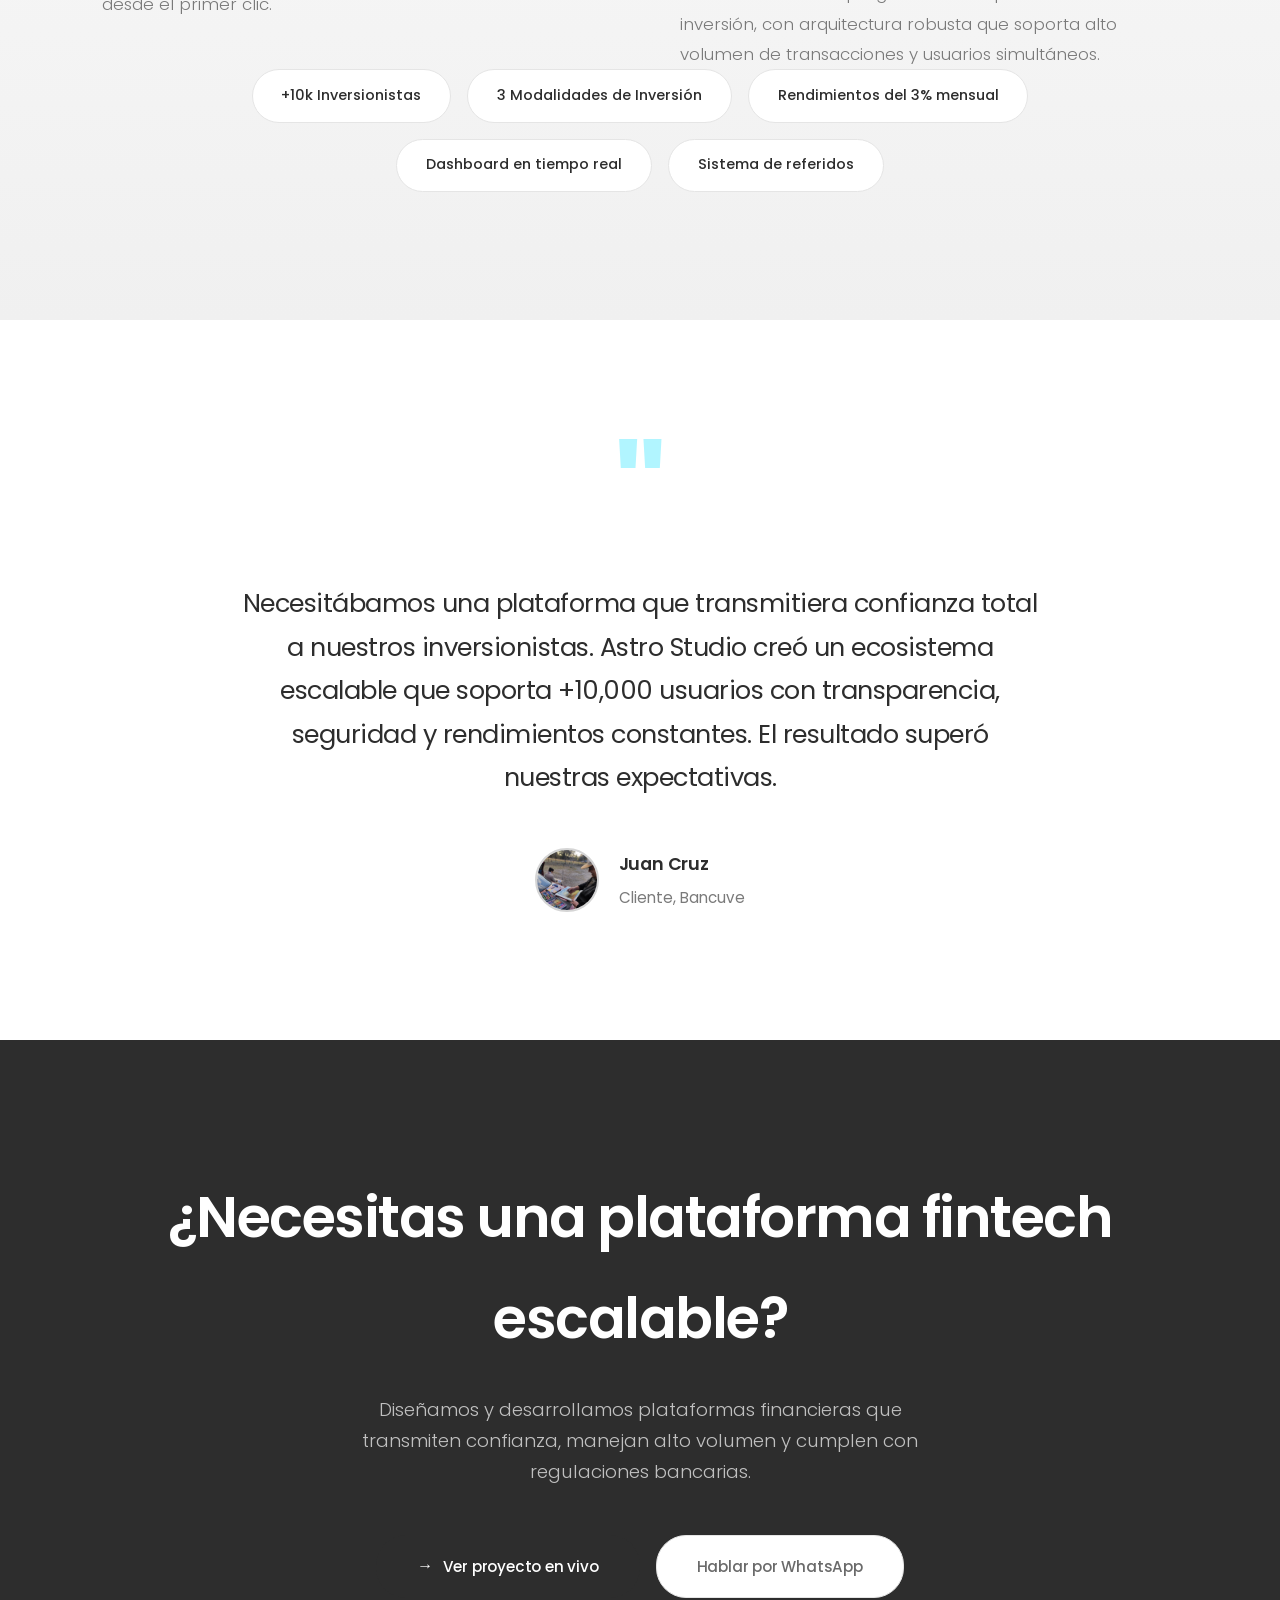
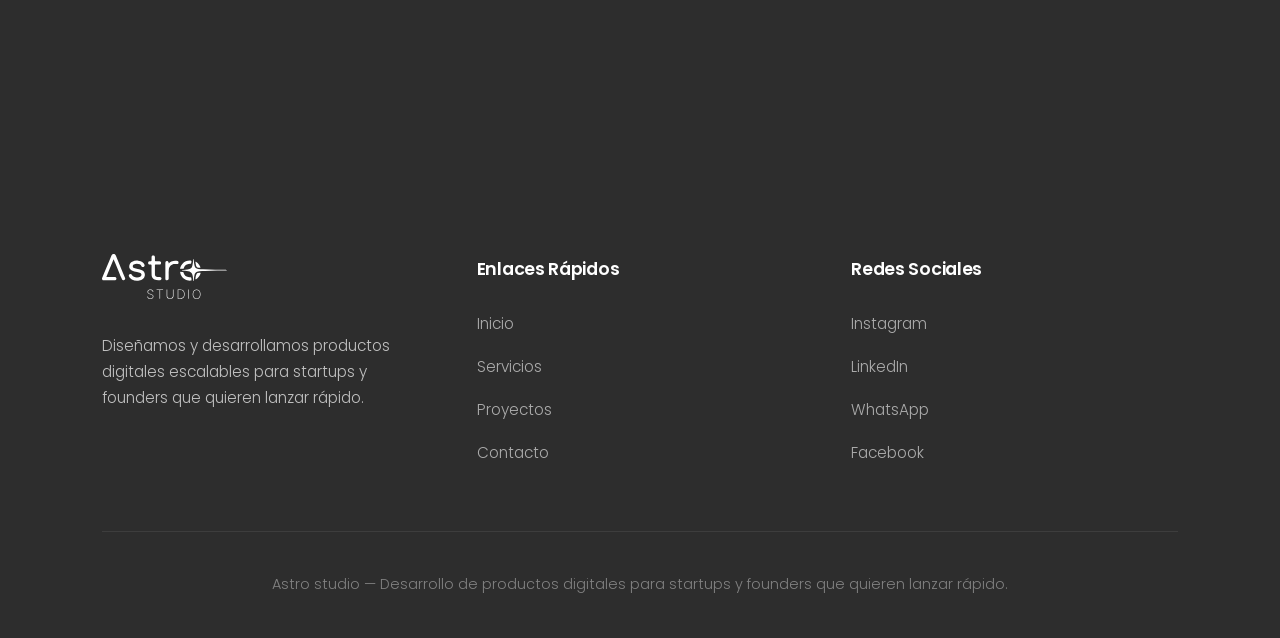
<file: proyectos/rydox/index.html>
<!DOCTYPE html>
<html lang="es">
<head>
    <meta charset="UTF-8">
    <meta name="viewport" content="width=device-width, initial-scale=1.0">
    <title>Bancuve - Astro Studio</title>
    <link rel="icon" type="image/png" href="../../assets/img/Favicon.png">
    <link rel="preconnect" href="https://fonts.googleapis.com">
    <link rel="preconnect" href="https://fonts.gstatic.com" crossorigin>
    <link href="https://fonts.googleapis.com/css2?family=Poppins:wght@300;400;500;600;700;800&display=swap" rel="stylesheet">
    <link rel="stylesheet" href="../../assets/css/style.css?v=1777705872"><link rel="stylesheet" href="../../assets/css/proyecto.css"></head>
<body>




<!-- Header -->
<header class="fade-in">
            <a href="../../#portfolio" class="back-button" title="Volver">
            <svg width="20" height="20" viewBox="0 0 20 20" fill="none">
                <path d="M12.5 15L7.5 10L12.5 5" stroke="currentColor" stroke-width="2" stroke-linecap="round"
                    stroke-linejoin="round" />
            </svg>
        </a>
    
    
</header>
<!-- Hero del Proyecto -->
<section class="project-hero">
  <div class="project-hero-content">
    <div class="project-hero-text">
      <h1>Bancuve</h1>
      <p class="project-type">Fintech • Plataforma de Inversión</p>
    </div>

    <div class="project-quick-info">
      <div class="quick-info-item">
        <span class="info-label">Tipo</span>
        <span class="info-value">Plataforma de Inversión</span>
      </div>
      <div class="quick-info-item">
        <span class="info-label">Tecnología</span>
        <span class="info-value">Laravel • React • Bootstrap • Figma</span>
      </div>
      <div class="quick-info-item">
        <span class="info-label">Año</span>
        <span class="info-value">2025</span>
      </div>
      <div class="quick-info-item">
        <span class="info-label">Inversionistas</span>
        <span class="info-value">+10,000</span>
      </div>
    </div>
  </div>

  <div class="project-hero-mockup">
    <img src="../../assets/img/portfolio/bancuve.png" alt="Bancuve Mockup">
  </div>
</section>

<!-- Contexto -->
<section class="project-overview">
  <div class="overview-columns">
    <div class="overview-column">
      <h3>Contexto</h3>
      <p><strong>Bancuve</strong> es una plataforma de inversión que democratiza el acceso a inversiones inteligentes en México y Latinoamérica, ofreciendo <strong>3 modalidades de inversión</strong> con rendimientos desde el 3% mensual fijo hasta 50% anual.</p>
      <p>Con más de <strong>5 años de experiencia</strong> y +10,000 inversionistas, Bancuve construye patrimonio con transparencia total y visión de largo plazo.</p>
    </div>

    <div class="overview-column">
      <h3>Cómo lo desarrollamos</h3>
      <p><strong>Diseño UX/UI en Figma</strong> → creamos una experiencia que transmite confianza, seguridad y transparencia para inversionistas de todos los niveles.</p>
      <p><strong>Desarrollo React + Bootstrap</strong> → landing optimizada con calculadora de rendimientos, dashboard de portafolio y sistema de referidos.</p>
      <p><strong>Backend Laravel</strong> → arquitectura robusta para gestión de inversiones, usuarios, transacciones y reportes financieros en tiempo real.</p>
      <p><strong>Integraciones financieras</strong> → sistema de pagos, verificación de identidad (KYC) y conexión con instituciones bancarias.</p>
    </div>
  </div>
</section>

<!-- Proceso -->
<section class="project-process">
  <h2 class="section-title">Estrategia y desarrollo</h2>
  <p class="section-subtitle">Creamos primero la confianza visual, luego la tecnología detrás</p>

  <div class="process-steps">
    <div class="process-step-item">
      <div class="step-number">01</div>
      <h3>Investigación y UX</h3>
      <p>Analizamos plataformas de inversión líderes y diseñamos una experiencia que democratiza el acceso: <strong>información clara, sin letra pequeña, transparencia total</strong>.</p>
    </div>

    <div class="process-step-item">
      <div class="step-number">02</div>
      <h3>Calculadora y modalidades</h3>
      <p>Desarrollamos un sistema interactivo que permite a los usuarios visualizar rendimientos en tiempo real según cada <strong>modalidad de inversión: Mensual 3%, Anual 50% y Apalancado</strong>.</p>
    </div>

    <div class="process-step-item">
      <div class="step-number">03</div>
      <h3>Dashboard de inversión</h3>
      <p>Construimos paneles personalizados donde los inversionistas gestionan su portafolio: <strong>rendimientos mensuales, historial, referidos y retiros seguros</strong>.</p>
    </div>

    <div class="process-step-item">
      <div class="step-number">04</div>
      <h3>Escalabilidad y seguridad</h3>
      <p>Implementamos arquitectura escalable para soportar +10,000 usuarios, con KYC automatizado, transacciones seguras y reportes financieros detallados.</p>
    </div>
  </div>
</section>

<!-- Enfoque Visual y Resultados -->
<section class="project-results">
  <h2 class="section-title">Enfoque visual y resultados</h2>
  <div class="overview-columns">
    <div class="overview-column">
      <h3>Diseño</h3>
      <p>Estética <strong>financiera confiable y moderna</strong>, con información clara sobre rendimientos, modalidades y testimonios reales. Diseño que transmite transparencia y seguridad desde el primer clic.</p>
    </div>
    <div class="overview-column">
      <h3>Impacto</h3>
      <p>La plataforma ha logrado <strong>+10,000 inversionistas activos</strong> con rendimientos consistentes desde el primer mes.</p>
      <p>Sistema escalable que gestiona múltiples modalidades de inversión, con arquitectura robusta que soporta alto volumen de transacciones y usuarios simultáneos.</p>
    </div>
  </div>

  <div class="results-benefits">
    <div class="benefit-tag">+10k Inversionistas</div>
    <div class="benefit-tag">3 Modalidades de Inversión</div>
    <div class="benefit-tag">Rendimientos del 3% mensual</div>
    <div class="benefit-tag">Dashboard en tiempo real</div>
    <div class="benefit-tag">Sistema de referidos</div>
  </div>
</section>

<!-- Testimonio -->
<section class="project-testimonial">
  <div class="testimonial-content">
    <div class="quote-mark">"</div>
    <blockquote>
      <p>Necesitábamos una plataforma que transmitiera confianza total a nuestros inversionistas. Astro Studio creó un ecosistema escalable que soporta +10,000 usuarios con transparencia, seguridad y rendimientos constantes. El resultado superó nuestras expectativas.</p>
    </blockquote>
    <div class="testimonial-author">
      <img src="../../assets/img/perfiles/Juan.jpg" alt="Juan Cruz" class="author-avatar" style="width: 64px; height: 64px; border-radius: 50%; object-fit: cover;">
      <div class="author-info">
        <div class="author-name">Juan Cruz</div>
        <div class="author-role">Cliente, Bancuve</div>
      </div>
    </div>
  </div>
</section>

<!-- CTA Final -->
<section class="project-cta">
  <h2>¿Necesitas una plataforma fintech escalable?</h2>
  <p>Diseñamos y desarrollamos plataformas financieras que transmiten confianza, manejan alto volumen y cumplen con regulaciones bancarias.</p>
  <div class="cta-buttons">
    <a href="https://bancuve.com/" target="_blank" class="btn btn-primary">Ver proyecto en vivo</a>
    <a href="https://wa.me/56951786715?text=Hola%20👋%20vengo%20desde%20tu%20sitio%20web%20Astro%20Studio.%20Me%20gustar%C3%ADa%20saber%20m%C3%A1s%20sobre%20sus%20servicios%20de%20dise%C3%B1o%20y%20desarrollo%20web." class="btn btn-secondary">Hablar por WhatsApp</a>
  </div>
</section>


<!-- Footer -->
<footer>
    <div class="footer-content">
        <div class="footer-section">
            <div class="footer-logo">
                <img src="../../assets/img/Logo.svg" alt="Astro studio">
            </div>
            <p style="color: rgba(255, 255, 255, 0.7); line-height: 1.7;">Diseñamos y desarrollamos productos digitales escalables para startups y founders que quieren lanzar rápido.</p>
        </div>
        <div class="footer-section">
            <h3>Enlaces Rápidos</h3>
            <ul>
                <li><a href="../../index.html">Inicio</a></li>
                <li><a href="../../index.html#servicios">Servicios</a></li>
                <li><a href="../../index.html#portfolio">Proyectos</a></li>
                <li><a href="https://wa.me/56951786715?text=Hola+Astro+Studio+%F0%9F%91%8B%2C+vengo+desde+su+sitio+y+me+gustar%C3%ADa+saber+m%C3%A1s+sobre+c%C3%B3mo+pueden+ayudarme+a+lanzar+mi+producto+digital.">Contacto</a></li>
            </ul>
        </div>
        <div class="footer-section">
            <h3>Redes Sociales</h3>
            <ul>
                <li><a href="https://www.instagram.com/astrostudiocl/" target="_blank">Instagram</a></li>
                <li><a href="https://www.linkedin.com/company/audifycl/about/" target="_blank">LinkedIn</a></li>
                <li><a href="https://wa.me/56951786715?text=Hola+Astro+Studio+%F0%9F%91%8B%2C+vengo+desde+su+sitio+y+me+gustar%C3%ADa+saber+m%C3%A1s+sobre+c%C3%B3mo+pueden+ayudarme+a+lanzar+mi+producto+digital." target="_blank">WhatsApp</a></li>
                <li><a href="https://www.facebook.com/profile.php?id=61583286548470" target="_blank">Facebook</a></li>
            </ul>
        </div>
    </div>
    <div class="footer-bottom">
        <p>Astro studio — Desarrollo de productos digitales para startups y founders que quieren lanzar rápido.</p>
    </div>
</footer>

<script>
    // Simple scroll animation for elements
    const observerOptions = {
        threshold: 0.1,
        rootMargin: '0px 0px -50px 0px'
    };

    const observer = new IntersectionObserver(function(entries) {
        entries.forEach(entry => {
            if (entry.isIntersecting) {
                entry.target.style.opacity = '1';
                entry.target.style.transform = 'translateY(0)';
            }
        });
    }, observerOptions);

    // Observe all cards and sections
    document.querySelectorAll('.service-card, .benefit-item, .portfolio-item, .pricing-card, .process-step, .testimonial-card, .overview-column, .showcase-item, .process-step-item, .result-item, .testimonial-content').forEach(el => {
        el.style.opacity = '0';
        el.style.transform = 'translateY(30px)';
        el.style.transition = 'opacity 0.6s ease, transform 0.6s ease';
        observer.observe(el);
    });

    
    // Hero Video - Auto play on load
    document.addEventListener('DOMContentLoaded', function() {
        const video = document.getElementById('heroVideo');
        if (video) {
            video.play().catch(function(error) {
                console.log('Video autoplay failed:', error);
            });
        }
    });

    // Testimonials Carousel
    let currentTestimonialIndex = 0;
    const testimonialTrack = document.querySelector('.testimonials-track');
    const testimonialCards = document.querySelectorAll('.testimonial-card');
    const dots = document.querySelectorAll('.testimonials-dots .dot');
    const totalTestimonials = testimonialCards.length;
    const testimonialCarousel = document.querySelector('.testimonials-carousel');

    function updateTestimonialCarousel() {
        if (testimonialTrack) {
            const offset = currentTestimonialIndex * -100;
            testimonialTrack.style.transform = `translateX(${offset}%)`;
            
            // Update dots
            dots.forEach((dot, index) => {
                dot.classList.toggle('active', index === currentTestimonialIndex);
            });
        }
    }

    function moveTestimonial(direction) {
        currentTestimonialIndex += direction;
        
        if (currentTestimonialIndex < 0) {
            currentTestimonialIndex = totalTestimonials - 1;
        } else if (currentTestimonialIndex >= totalTestimonials) {
            currentTestimonialIndex = 0;
        }
        
        updateTestimonialCarousel();
    }

    function currentTestimonial(index) {
        currentTestimonialIndex = index;
        updateTestimonialCarousel();
    }

    // Touch support for mobile
    let touchStartX = 0;
    let touchEndX = 0;

    if (testimonialCarousel) {
        testimonialCarousel.addEventListener('touchstart', (e) => {
            touchStartX = e.changedTouches[0].screenX;
        }, { passive: true });

        testimonialCarousel.addEventListener('touchend', (e) => {
            touchEndX = e.changedTouches[0].screenX;
            handleSwipe();
        }, { passive: true });
    }

    function handleSwipe() {
        const swipeThreshold = 50;
        const diff = touchStartX - touchEndX;
        
        if (Math.abs(diff) > swipeThreshold) {
            if (diff > 0) {
                // Swipe left - next
                moveTestimonial(1);
            } else {
                // Swipe right - previous
                moveTestimonial(-1);
            }
        }
    }

    // Auto-advance carousel every 5 seconds
    let autoAdvanceInterval = setInterval(() => {
        moveTestimonial(1);
    }, 5000);

    // Pause auto-advance on user interaction
    if (testimonialCarousel) {
        testimonialCarousel.addEventListener('touchstart', () => {
            clearInterval(autoAdvanceInterval);
        });
        
        testimonialCarousel.addEventListener('touchend', () => {
            clearInterval(autoAdvanceInterval);
            autoAdvanceInterval = setInterval(() => {
                moveTestimonial(1);
            }, 5000);
        });
    }

    // Floating Navbar - Dynamic dot indicator
    const floatingNavbar = document.querySelector('.floating-navbar');
    if (floatingNavbar) {
        const sections = document.querySelectorAll('#servicios, #portfolio, #planes');
        const navItems = document.querySelectorAll('.nav-item');

        // Adjust rootMargin based on screen size
        const isMobile = window.innerWidth <= 768;
        const observerOptions = {
            threshold: isMobile ? 0.15 : 0.3,
            rootMargin: isMobile ? '-50px 0px -50px 0px' : '-100px 0px -100px 0px'
        };

        const navObserver = new IntersectionObserver((entries) => {
            entries.forEach(entry => {
                if (entry.isIntersecting) {
                    const sectionId = entry.target.id;
                    
                    // Remove active class from all nav items
                    navItems.forEach(item => item.classList.remove('active'));
                    
                    // Add active class to current section's nav item
                    const activeNavItem = document.querySelector(`.nav-item[data-section="${sectionId}"]`);
                    if (activeNavItem) {
                        activeNavItem.classList.add('active');
                    }
                }
            });
        }, observerOptions);

        // Observe all sections
        sections.forEach(section => {
            navObserver.observe(section);
        });

        // Don't set initial active state - let observer handle it
        // After a brief delay, check which section is visible
        setTimeout(() => {
            const viewportCenter = window.innerHeight / 2;
            let closestSection = null;
            let closestDistance = Infinity;

            sections.forEach(section => {
                const rect = section.getBoundingClientRect();
                const sectionCenter = rect.top + rect.height / 2;
                const distance = Math.abs(sectionCenter - viewportCenter);

                if (distance < closestDistance && rect.top < window.innerHeight && rect.bottom > 0) {
                    closestDistance = distance;
                    closestSection = section;
                }
            });

            if (closestSection) {
                navItems.forEach(item => item.classList.remove('active'));
                const activeNavItem = document.querySelector(`.nav-item[data-section="${closestSection.id}"]`);
                if (activeNavItem) {
                    activeNavItem.classList.add('active');
                }
            }
        }, 500);
    }
</script>
</body>
</html>
</file>
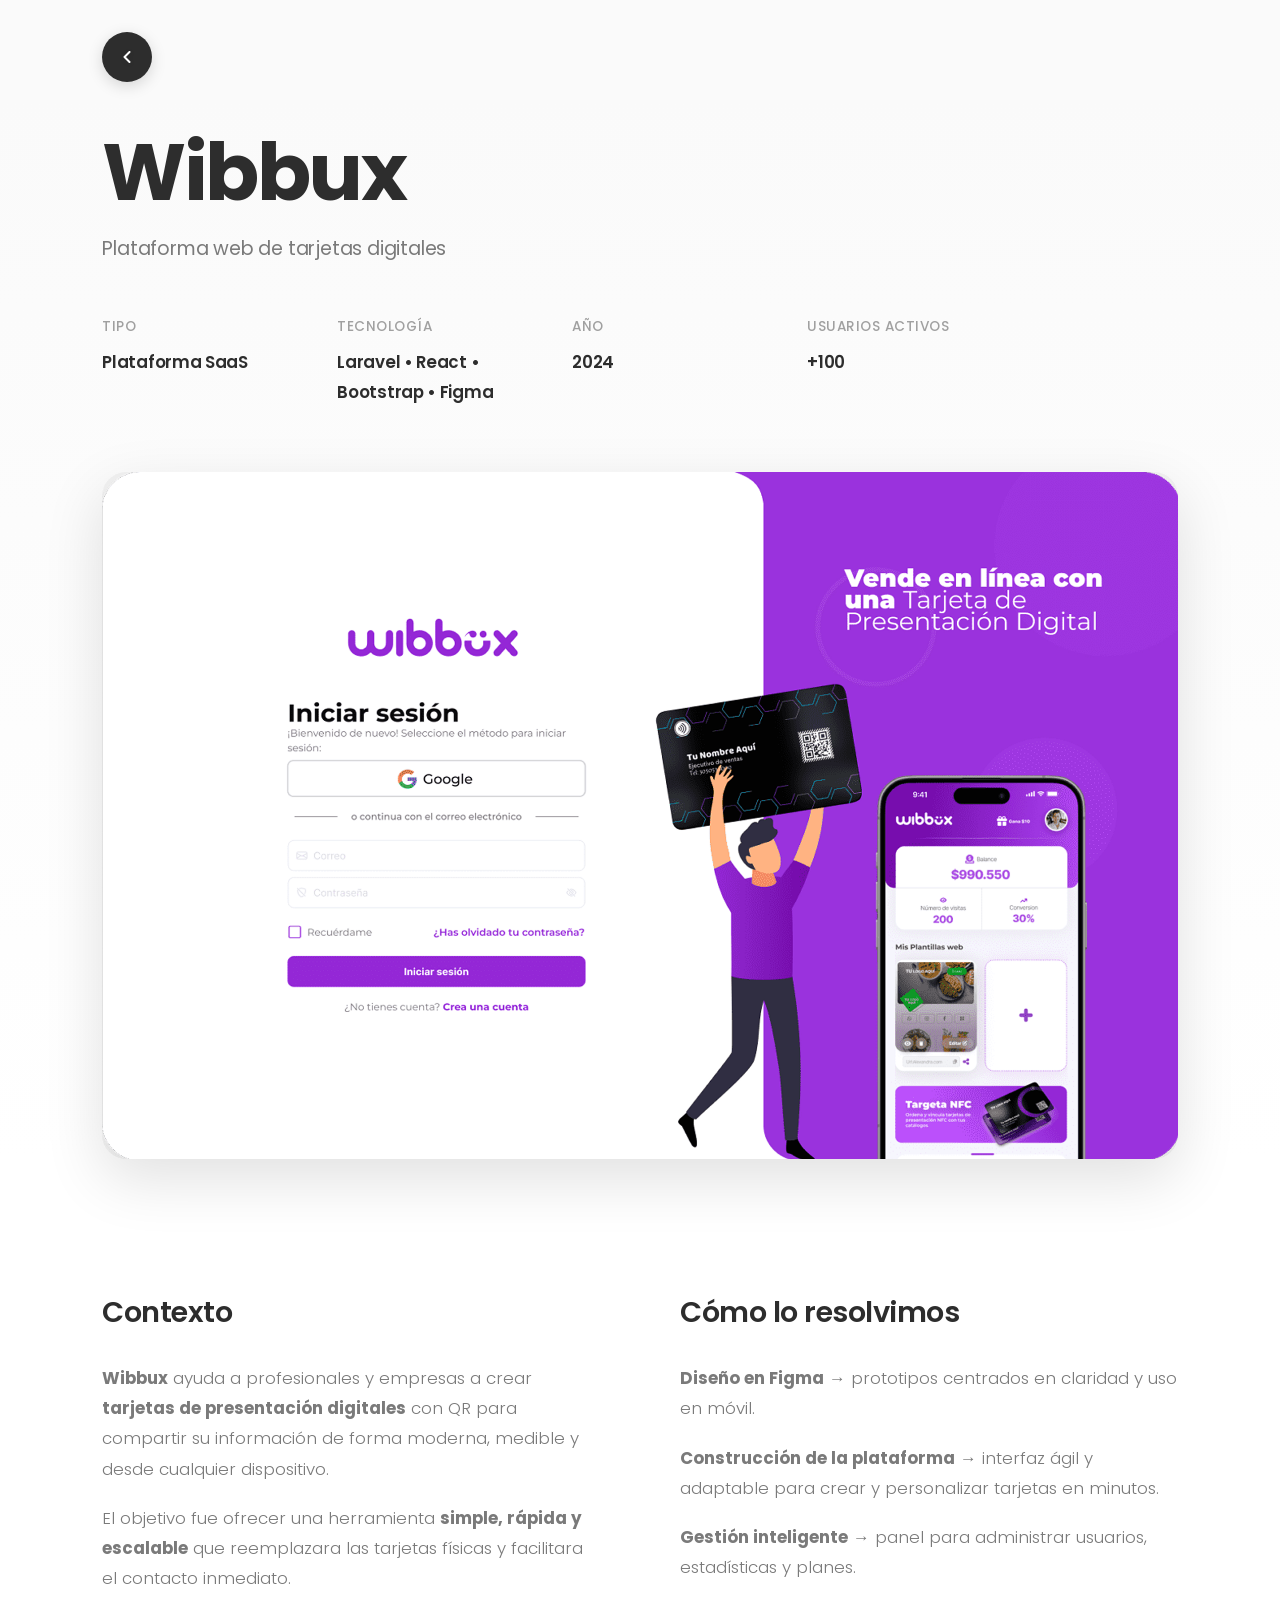
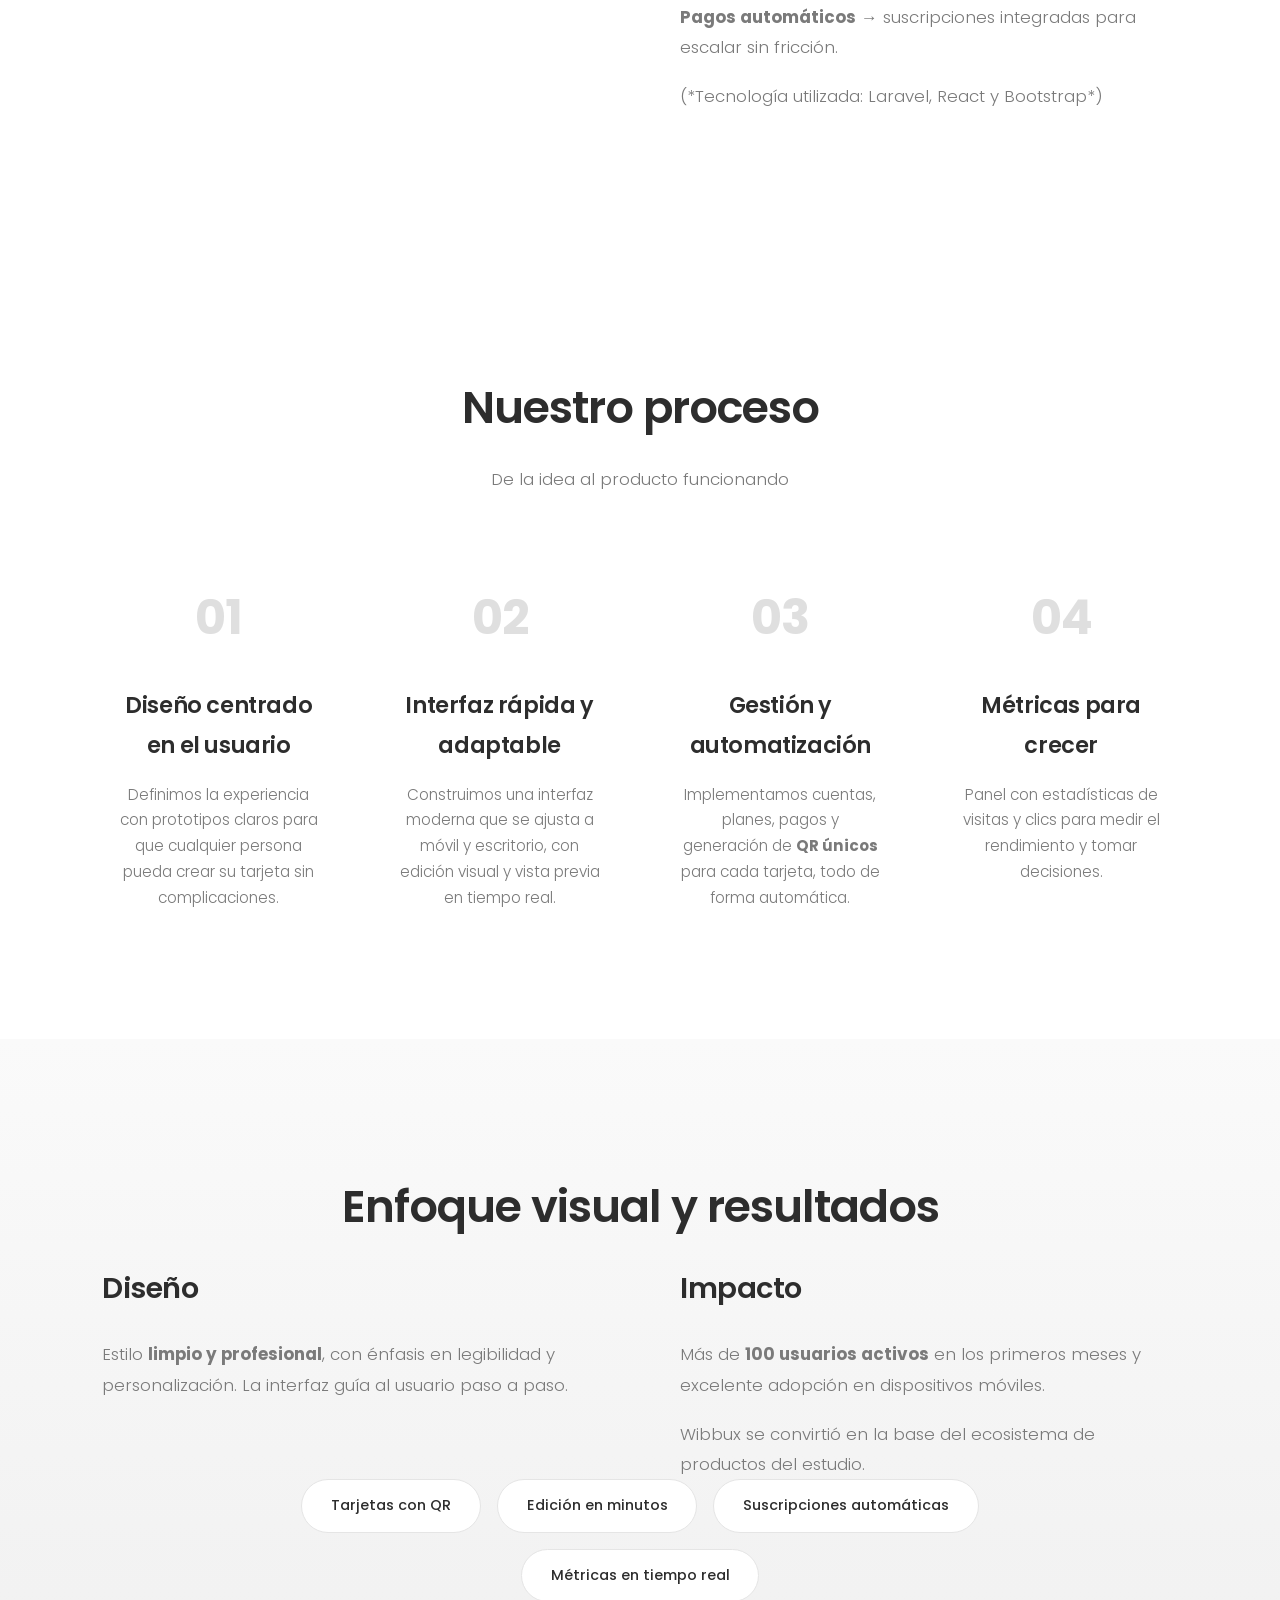
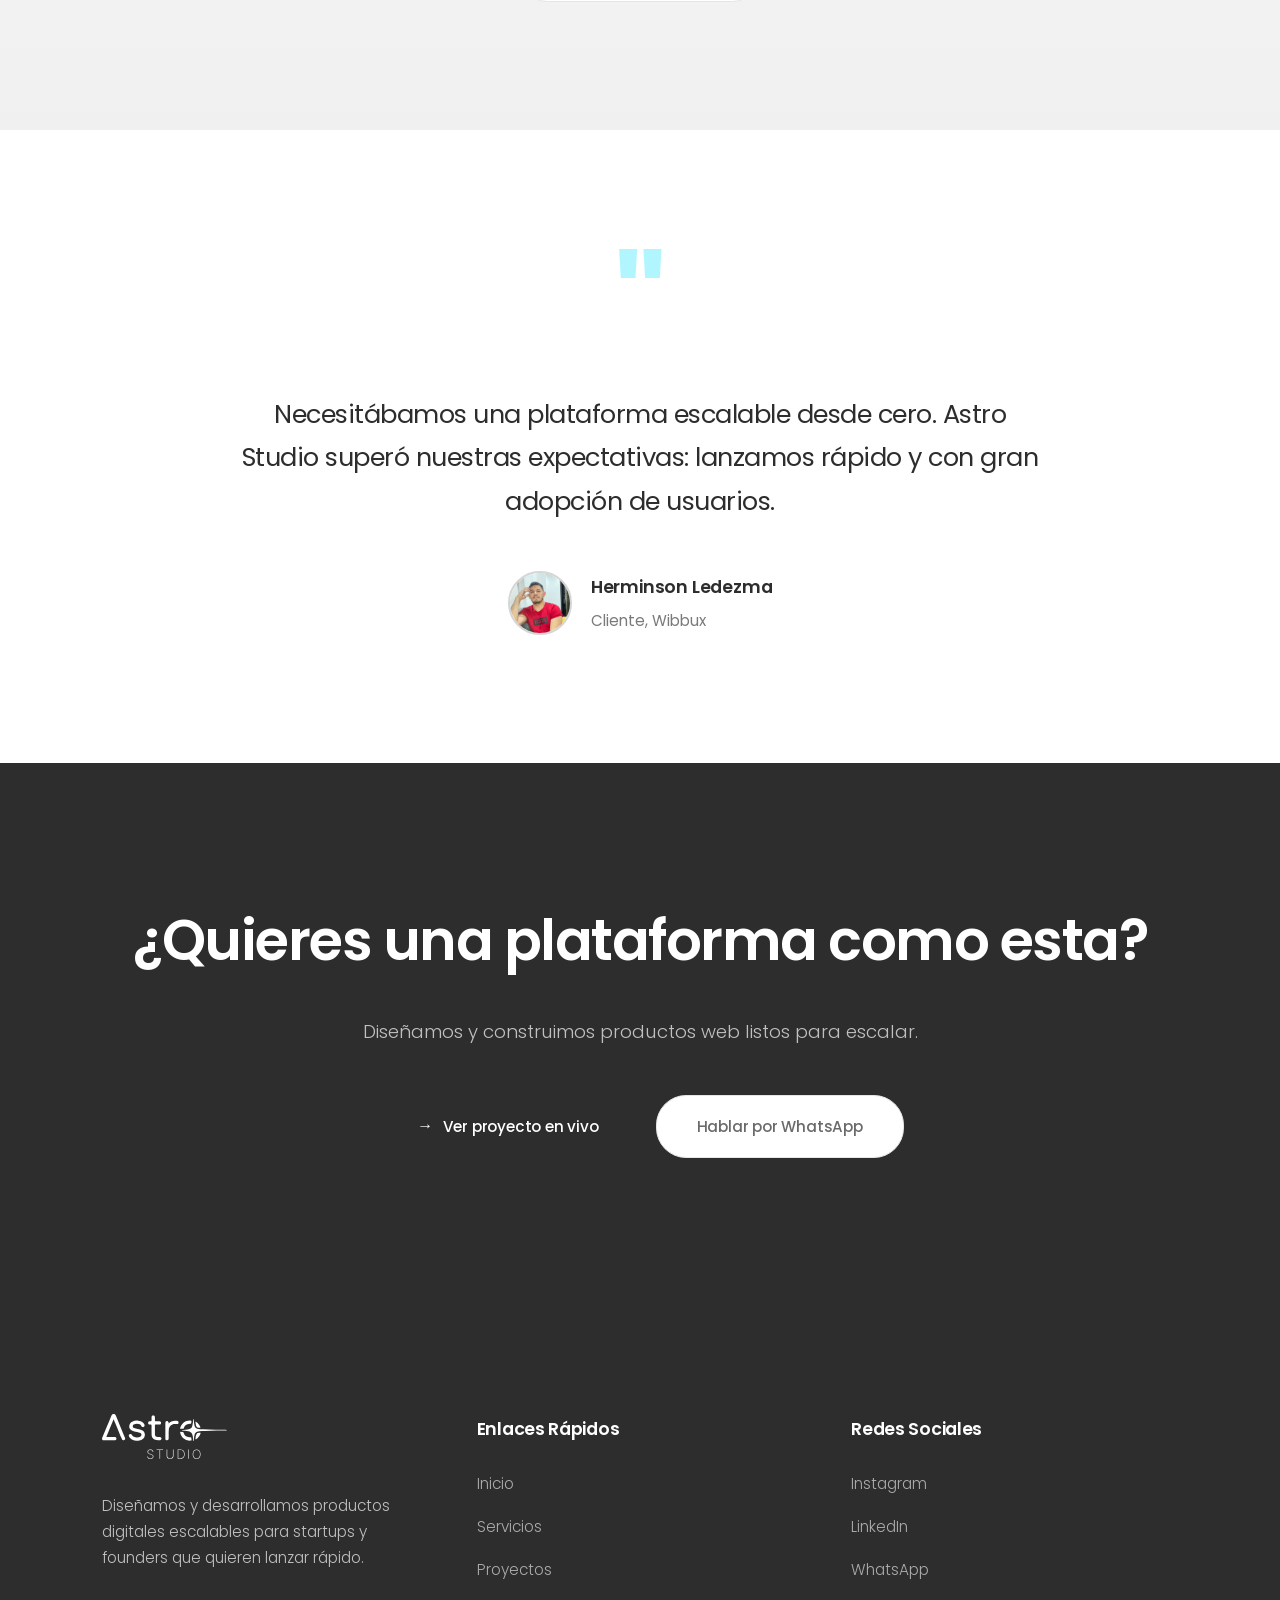
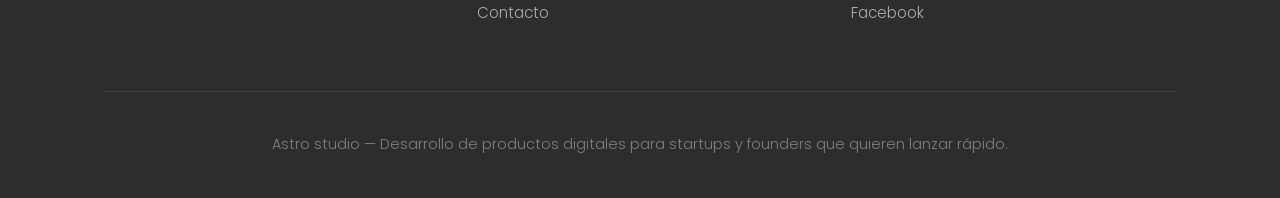
<file: proyectos/wibbux/index.html>
<!DOCTYPE html>
<html lang="es">
<head>
    <meta charset="UTF-8">
    <meta name="viewport" content="width=device-width, initial-scale=1.0">
    <title>Wibbux - Astro Studio</title>
    <link rel="icon" type="image/png" href="../../assets/img/Favicon.png">
    <link rel="preconnect" href="https://fonts.googleapis.com">
    <link rel="preconnect" href="https://fonts.gstatic.com" crossorigin>
    <link href="https://fonts.googleapis.com/css2?family=Poppins:wght@300;400;500;600;700;800&display=swap" rel="stylesheet">
    <link rel="stylesheet" href="../../assets/css/style.css?v=1777705872"><link rel="stylesheet" href="../../assets/css/proyecto.css"></head>
<body>




<!-- Header -->
<header class="fade-in">
            <a href="../../#portfolio" class="back-button" title="Volver">
            <svg width="20" height="20" viewBox="0 0 20 20" fill="none">
                <path d="M12.5 15L7.5 10L12.5 5" stroke="currentColor" stroke-width="2" stroke-linecap="round"
                    stroke-linejoin="round" />
            </svg>
        </a>
    
    
</header>
<!-- Hero del Proyecto -->
<section class="project-hero">
  <div class="project-hero-content">
    <div class="project-hero-text">
      <h1>Wibbux</h1>
      <p class="project-type">Plataforma web de tarjetas digitales</p>
    </div>

    <div class="project-quick-info">
      <div class="quick-info-item">
        <span class="info-label">Tipo</span>
        <span class="info-value">Plataforma SaaS</span>
      </div>
      <div class="quick-info-item">
        <span class="info-label">Tecnología</span>
        <span class="info-value">Laravel • React • Bootstrap • Figma</span>
      </div>
      <div class="quick-info-item">
        <span class="info-label">Año</span>
        <span class="info-value">2024</span>
      </div>
      <div class="quick-info-item">
        <span class="info-label">Usuarios activos</span>
        <span class="info-value">+100</span>
      </div>
    </div>
  </div>

  <div class="project-hero-mockup">
    <img src="../../assets/img/portfolio/wibbux.png" alt="Wibbux Mockup">
  </div>
</section>

<!-- Contexto -->
<section class="project-overview">
  <div class="overview-columns">
    <div class="overview-column">
      <h3>Contexto</h3>
      <p><strong>Wibbux</strong> ayuda a profesionales y empresas a crear <strong>tarjetas de presentación digitales</strong> con QR para compartir su información de forma moderna, medible y desde cualquier dispositivo.</p>
      <p>El objetivo fue ofrecer una herramienta <strong>simple, rápida y escalable</strong> que reemplazara las tarjetas físicas y facilitara el contacto inmediato.</p>
    </div>
    <div class="overview-column">
      <h3>Cómo lo resolvimos</h3>
      <p><strong>Diseño en Figma</strong> → prototipos centrados en claridad y uso en móvil.</p>
      <p><strong>Construcción de la plataforma</strong> → interfaz ágil y adaptable para crear y personalizar tarjetas en minutos.</p>
      <p><strong>Gestión inteligente</strong> → panel para administrar usuarios, estadísticas y planes.</p>
      <p><strong>Pagos automáticos</strong> → suscripciones integradas para escalar sin fricción.</p>
      <p class="text-muted small">(*Tecnología utilizada: Laravel, React y Bootstrap*)</p>
    </div>
  </div>
</section>

<!-- Proceso (versión entendible) -->
<section class="project-process">
  <h2 class="section-title">Nuestro proceso</h2>
  <p class="section-subtitle">De la idea al producto funcionando</p>

  <div class="process-steps">
    <div class="process-step-item">
      <div class="step-number">01</div>
      <h3>Diseño centrado en el usuario</h3>
      <p>Definimos la experiencia con prototipos claros para que cualquier persona pueda crear su tarjeta sin complicaciones.</p>
    </div>

    <div class="process-step-item">
      <div class="step-number">02</div>
      <h3>Interfaz rápida y adaptable</h3>
      <p>Construimos una interfaz moderna que se ajusta a móvil y escritorio, con edición visual y vista previa en tiempo real.</p>
    </div>

    <div class="process-step-item">
      <div class="step-number">03</div>
      <h3>Gestión y automatización</h3>
      <p>Implementamos cuentas, planes, pagos y generación de <strong>QR únicos</strong> para cada tarjeta, todo de forma automática.</p>
    </div>

    <div class="process-step-item">
      <div class="step-number">04</div>
      <h3>Métricas para crecer</h3>
      <p>Panel con estadísticas de visitas y clics para medir el rendimiento y tomar decisiones.</p>
    </div>
  </div>
</section>

<!-- Enfoque Visual y Resultados -->
<section class="project-results">
  <h2 class="section-title">Enfoque visual y resultados</h2>
  <div class="overview-columns">
    <div class="overview-column">
      <h3>Diseño</h3>
      <p>Estilo <strong>limpio y profesional</strong>, con énfasis en legibilidad y personalización. La interfaz guía al usuario paso a paso.</p>
    </div>
    <div class="overview-column">
      <h3>Impacto</h3>
      <p>Más de <strong>100 usuarios activos</strong> en los primeros meses y excelente adopción en dispositivos móviles.</p>
      <p>Wibbux se convirtió en la base del ecosistema de productos del estudio.</p>
    </div>
  </div>

  <div class="results-benefits">
    <div class="benefit-tag">Tarjetas con QR</div>
    <div class="benefit-tag">Edición en minutos</div>
    <div class="benefit-tag">Suscripciones automáticas</div>
    <div class="benefit-tag">Métricas en tiempo real</div>
  </div>
</section>

<!-- Testimonio -->
<section class="project-testimonial">
  <div class="testimonial-content">
    <div class="quote-mark">"</div>
    <blockquote>
      <p>Necesitábamos una plataforma escalable desde cero. Astro Studio superó nuestras expectativas: lanzamos rápido y con gran adopción de usuarios.</p>
    </blockquote>
    <div class="testimonial-author">
      <img src="../../assets/img/perfiles/hermin.jpg" alt="Herminson Ledezma" class="author-avatar" style="width: 64px; height: 64px; border-radius: 50%; object-fit: cover;">
      <div class="author-info">
        <div class="author-name">Herminson Ledezma</div>
        <div class="author-role">Cliente, Wibbux</div>
      </div>
    </div>
  </div>
</section>

<!-- CTA Final -->
<section class="project-cta">
  <h2>¿Quieres una plataforma como esta?</h2>
  <p>Diseñamos y construimos productos web listos para escalar.</p>
  <div class="cta-buttons">
    <a href="https://app.wibbux.com/auth/login" target="_blank" class="btn btn-primary">Ver proyecto en vivo</a>
        <a href="https://wa.me/56951786715?text=Hola%20👋%20vengo%20desde%20tu%20sitio%20web%20Astro%20Studio.%20Me%20gustar%C3%ADa%20saber%20m%C3%A1s%20sobre%20sus%20servicios%20de%20dise%C3%B1o%20y%20desarrollo%20web." class="btn btn-secondary">Hablar por WhatsApp</a>
  </div>
</section>


<!-- Footer -->
<footer>
    <div class="footer-content">
        <div class="footer-section">
            <div class="footer-logo">
                <img src="../../assets/img/Logo.svg" alt="Astro studio">
            </div>
            <p style="color: rgba(255, 255, 255, 0.7); line-height: 1.7;">Diseñamos y desarrollamos productos digitales escalables para startups y founders que quieren lanzar rápido.</p>
        </div>
        <div class="footer-section">
            <h3>Enlaces Rápidos</h3>
            <ul>
                <li><a href="../../index.html">Inicio</a></li>
                <li><a href="../../index.html#servicios">Servicios</a></li>
                <li><a href="../../index.html#portfolio">Proyectos</a></li>
                <li><a href="https://wa.me/56951786715?text=Hola+Astro+Studio+%F0%9F%91%8B%2C+vengo+desde+su+sitio+y+me+gustar%C3%ADa+saber+m%C3%A1s+sobre+c%C3%B3mo+pueden+ayudarme+a+lanzar+mi+producto+digital.">Contacto</a></li>
            </ul>
        </div>
        <div class="footer-section">
            <h3>Redes Sociales</h3>
            <ul>
                <li><a href="https://www.instagram.com/astrostudiocl/" target="_blank">Instagram</a></li>
                <li><a href="https://www.linkedin.com/company/audifycl/about/" target="_blank">LinkedIn</a></li>
                <li><a href="https://wa.me/56951786715?text=Hola+Astro+Studio+%F0%9F%91%8B%2C+vengo+desde+su+sitio+y+me+gustar%C3%ADa+saber+m%C3%A1s+sobre+c%C3%B3mo+pueden+ayudarme+a+lanzar+mi+producto+digital." target="_blank">WhatsApp</a></li>
                <li><a href="https://www.facebook.com/profile.php?id=61583286548470" target="_blank">Facebook</a></li>
            </ul>
        </div>
    </div>
    <div class="footer-bottom">
        <p>Astro studio — Desarrollo de productos digitales para startups y founders que quieren lanzar rápido.</p>
    </div>
</footer>

<script>
    // Simple scroll animation for elements
    const observerOptions = {
        threshold: 0.1,
        rootMargin: '0px 0px -50px 0px'
    };

    const observer = new IntersectionObserver(function(entries) {
        entries.forEach(entry => {
            if (entry.isIntersecting) {
                entry.target.style.opacity = '1';
                entry.target.style.transform = 'translateY(0)';
            }
        });
    }, observerOptions);

    // Observe all cards and sections
    document.querySelectorAll('.service-card, .benefit-item, .portfolio-item, .pricing-card, .process-step, .testimonial-card, .overview-column, .showcase-item, .process-step-item, .result-item, .testimonial-content').forEach(el => {
        el.style.opacity = '0';
        el.style.transform = 'translateY(30px)';
        el.style.transition = 'opacity 0.6s ease, transform 0.6s ease';
        observer.observe(el);
    });

    
    // Hero Video - Auto play on load
    document.addEventListener('DOMContentLoaded', function() {
        const video = document.getElementById('heroVideo');
        if (video) {
            video.play().catch(function(error) {
                console.log('Video autoplay failed:', error);
            });
        }
    });

    // Testimonials Carousel
    let currentTestimonialIndex = 0;
    const testimonialTrack = document.querySelector('.testimonials-track');
    const testimonialCards = document.querySelectorAll('.testimonial-card');
    const dots = document.querySelectorAll('.testimonials-dots .dot');
    const totalTestimonials = testimonialCards.length;
    const testimonialCarousel = document.querySelector('.testimonials-carousel');

    function updateTestimonialCarousel() {
        if (testimonialTrack) {
            const offset = currentTestimonialIndex * -100;
            testimonialTrack.style.transform = `translateX(${offset}%)`;
            
            // Update dots
            dots.forEach((dot, index) => {
                dot.classList.toggle('active', index === currentTestimonialIndex);
            });
        }
    }

    function moveTestimonial(direction) {
        currentTestimonialIndex += direction;
        
        if (currentTestimonialIndex < 0) {
            currentTestimonialIndex = totalTestimonials - 1;
        } else if (currentTestimonialIndex >= totalTestimonials) {
            currentTestimonialIndex = 0;
        }
        
        updateTestimonialCarousel();
    }

    function currentTestimonial(index) {
        currentTestimonialIndex = index;
        updateTestimonialCarousel();
    }

    // Touch support for mobile
    let touchStartX = 0;
    let touchEndX = 0;

    if (testimonialCarousel) {
        testimonialCarousel.addEventListener('touchstart', (e) => {
            touchStartX = e.changedTouches[0].screenX;
        }, { passive: true });

        testimonialCarousel.addEventListener('touchend', (e) => {
            touchEndX = e.changedTouches[0].screenX;
            handleSwipe();
        }, { passive: true });
    }

    function handleSwipe() {
        const swipeThreshold = 50;
        const diff = touchStartX - touchEndX;
        
        if (Math.abs(diff) > swipeThreshold) {
            if (diff > 0) {
                // Swipe left - next
                moveTestimonial(1);
            } else {
                // Swipe right - previous
                moveTestimonial(-1);
            }
        }
    }

    // Auto-advance carousel every 5 seconds
    let autoAdvanceInterval = setInterval(() => {
        moveTestimonial(1);
    }, 5000);

    // Pause auto-advance on user interaction
    if (testimonialCarousel) {
        testimonialCarousel.addEventListener('touchstart', () => {
            clearInterval(autoAdvanceInterval);
        });
        
        testimonialCarousel.addEventListener('touchend', () => {
            clearInterval(autoAdvanceInterval);
            autoAdvanceInterval = setInterval(() => {
                moveTestimonial(1);
            }, 5000);
        });
    }

    // Floating Navbar - Dynamic dot indicator
    const floatingNavbar = document.querySelector('.floating-navbar');
    if (floatingNavbar) {
        const sections = document.querySelectorAll('#servicios, #portfolio, #planes');
        const navItems = document.querySelectorAll('.nav-item');

        // Adjust rootMargin based on screen size
        const isMobile = window.innerWidth <= 768;
        const observerOptions = {
            threshold: isMobile ? 0.15 : 0.3,
            rootMargin: isMobile ? '-50px 0px -50px 0px' : '-100px 0px -100px 0px'
        };

        const navObserver = new IntersectionObserver((entries) => {
            entries.forEach(entry => {
                if (entry.isIntersecting) {
                    const sectionId = entry.target.id;
                    
                    // Remove active class from all nav items
                    navItems.forEach(item => item.classList.remove('active'));
                    
                    // Add active class to current section's nav item
                    const activeNavItem = document.querySelector(`.nav-item[data-section="${sectionId}"]`);
                    if (activeNavItem) {
                        activeNavItem.classList.add('active');
                    }
                }
            });
        }, observerOptions);

        // Observe all sections
        sections.forEach(section => {
            navObserver.observe(section);
        });

        // Don't set initial active state - let observer handle it
        // After a brief delay, check which section is visible
        setTimeout(() => {
            const viewportCenter = window.innerHeight / 2;
            let closestSection = null;
            let closestDistance = Infinity;

            sections.forEach(section => {
                const rect = section.getBoundingClientRect();
                const sectionCenter = rect.top + rect.height / 2;
                const distance = Math.abs(sectionCenter - viewportCenter);

                if (distance < closestDistance && rect.top < window.innerHeight && rect.bottom > 0) {
                    closestDistance = distance;
                    closestSection = section;
                }
            });

            if (closestSection) {
                navItems.forEach(item => item.classList.remove('active'));
                const activeNavItem = document.querySelector(`.nav-item[data-section="${closestSection.id}"]`);
                if (activeNavItem) {
                    activeNavItem.classList.add('active');
                }
            }
        }, 500);
    }
</script>
</body>
</html>
</file>
<file: assets/css/style.css>
* {
    margin: 0;
    padding: 0;
    box-sizing: border-box;
}

:root {
    --primary-dark: #1a1a1a;
    --accent-cyan: #00E0FF;
    --accent-cyan-light: rgba(0, 224, 255, 0.1);
    --accent-green: #C8F4D8;
    --accent-purple: #E5DEFF;
    --accent-blue-light: #D6EDFF;
    --accent-pink: #FFE8F5;
    --text-dark: #2d2d2d;
    --text-light: #7a7a7a;
    --text-lighter: #a0a0a0;
    --bg-light: #fafafa;
    --white: #ffffff;
}

html {
    scroll-behavior: smooth;
}

body {
    font-family: 'Poppins', sans-serif;
    color: var(--text-dark);
    background-color: var(--white);
    line-height: 1.8;
    font-weight: 300;
    position: relative;
}

/* Textura dinámica de fondo */
body::before {
    content: '';
    position: fixed;
    top: 0;
    left: 0;
    width: 100%;
    height: 100%;
    z-index: -1;
    opacity: 0.06;
    background: 
        radial-gradient(circle at 20% 50%, rgba(0, 224, 255, 0.15) 0%, transparent 50%),
        radial-gradient(circle at 80% 80%, rgba(240, 240, 240, 0.5) 0%, transparent 50%),
        radial-gradient(circle at 40% 20%, rgba(230, 230, 230, 0.4) 0%, transparent 50%),
        radial-gradient(circle at 90% 10%, rgba(220, 220, 220, 0.4) 0%, transparent 50%),
        linear-gradient(90deg, rgba(0,0,0,0.01) 1px, transparent 1px),
        linear-gradient(rgba(0,0,0,0.01) 1px, transparent 1px);
    background-size: 
        600px 600px,
        800px 800px,
        500px 500px,
        700px 700px,
        50px 50px,
        50px 50px;
    background-position: 
        0% 0%,
        100% 100%,
        50% 0%,
        100% 0%,
        0 0,
        0 0;
    animation: moveTexture 60s ease-in-out infinite alternate;
}

@keyframes moveTexture {
    0% {
        background-position: 
            0% 0%,
            100% 100%,
            50% 0%,
            100% 0%,
            0 0,
            0 0;
    }
    25% {
        background-position: 
            30% 20%,
            80% 60%,
            60% 30%,
            70% 20%,
            5px 5px,
            5px 5px;
    }
    50% {
        background-position: 
            50% 50%,
            50% 50%,
            80% 60%,
            40% 40%,
            10px 10px,
            10px 10px;
    }
    75% {
        background-position: 
            70% 30%,
            20% 70%,
            30% 80%,
            80% 60%,
            5px 5px,
            5px 5px;
    }
    100% {
        background-position: 
            100% 100%,
            0% 0%,
            0% 100%,
            50% 80%,
            0 0,
            0 0;
    }
}

/* Animations */
@keyframes fadeIn {
    from {
        opacity: 0;
        transform: translateY(20px);
    }
    to {
        opacity: 1;
        transform: translateY(0);
    }
}

.fade-in {
    animation: fadeIn 1s ease-out forwards;
}

/* Header */
header {
    padding: 3rem 8% 3rem;
    background: #fafafa;
    text-align: center;
    position: relative;
    z-index: 10;
}

.back-button { 
    margin-bottom: 25px;
    position: fixed;
    left: 8%;
    top: 2rem;
    display: inline-flex;
    align-items: center;
    justify-content: center;
    width: 50px;
    height: 50px;
    padding: 0;
    background: var(--text-dark);
    border: none;
    border-radius: 50%;
    color: var(--white);
    text-decoration: none;
    box-shadow: 0 4px 15px rgba(0, 0, 0, 0.15);
    transition: all 0.3s cubic-bezier(0.4, 0, 0.2, 1);
    z-index: 1000;
}

.back-button:hover {
    background: #1a1a1a;
    transform: scale(1.1);
    box-shadow: 0 6px 25px rgba(0, 0, 0, 0.25);
}

.back-button:active {
    transform: scale(0.95);
    box-shadow: 0 2px 10px rgba(0, 0, 0, 0.15);
}

.back-button svg {
    transition: transform 0.3s cubic-bezier(0.4, 0, 0.2, 1);
    filter: drop-shadow(0 1px 2px rgba(0, 0, 0, 0.1));
}

.back-button:hover svg {
    transform: translateX(-3px);
}

.logo {
    display: flex;
    justify-content: center;
    align-items: center;
    margin-bottom: 0.8rem;
}

.logo img {
    height: 70px;
    width: auto;
    display: block;
}

.header-tagline { 
    font-size: 0.95rem;
    color: var(--text-light);
    font-weight: 400;
    display: flex;
    align-items: center;
    justify-content: center;
    gap: 0.5rem;
}

.header-tagline::before {
    content: '•';
    color: var(--accent-cyan);
    font-size: 1.2rem;
}

/* Hero Section with Header Background */
header + .hero::before {
    content: '';
    position: fixed;
    top: 0;
    left: 0;
    width: 100%;
    height: 100vh;
    z-index: -1;
    opacity: 0.4;
    background: 
        radial-gradient(circle at 15% 30%, rgba(0, 224, 255, 0.15) 0%, transparent 40%),
        radial-gradient(circle at 85% 20%, rgba(240, 240, 240, 0.4) 0%, transparent 40%),
        radial-gradient(circle at 50% 80%, rgba(230, 230, 230, 0.3) 0%, transparent 35%),
        repeating-linear-gradient(
            0deg,
            transparent,
            transparent 2px,
            rgba(0, 0, 0, 0.015) 2px,
            rgba(0, 0, 0, 0.015) 4px
        ),
        repeating-linear-gradient(
            90deg,
            transparent,
            transparent 2px,
            rgba(0, 0, 0, 0.015) 2px,
            rgba(0, 0, 0, 0.015) 4px
        );
    background-size: 
        800px 800px,
        600px 600px,
        700px 700px,
        40px 40px,
        40px 40px;
    pointer-events: none;
}

.hero {
    padding: 4rem 8% 0;
    background: #fafafa;
    position: relative;
    overflow: hidden;
    min-height: 85vh;
    display: flex;
    flex-direction: column;
}

/* Bolas circulares con blur en el hero */
.hero-blur-orbs {
    position: absolute;
    top: 0;
    left: 0;
    width: 100%;
    height: 100%;
    z-index: 0;
    pointer-events: none;
    overflow: hidden;
}

.blur-orb {
    position: absolute;
    border-radius: 50%;
    filter: blur(80px);
    opacity: 0.15;
    animation-timing-function: ease-in-out;
    animation-iteration-count: infinite;
    animation-direction: alternate;
}

.orb-1 {
    width: 400px;
    height: 400px;
    background: radial-gradient(circle, rgba(0, 224, 255, 0.5) 0%, rgba(0, 224, 255, 0.1) 100%);
    top: 10%;
    left: -5%;
    animation: float1 20s infinite;
}

.orb-2 {
    width: 350px;
    height: 350px;
    background: radial-gradient(circle, rgba(230, 230, 230, 0.6) 0%, rgba(230, 230, 230, 0.15) 100%);
    top: 20%;
    right: -5%;
    animation: float2 25s infinite;
}

.orb-3 {
    width: 300px;
    height: 300px;
    background: radial-gradient(circle, rgba(240, 240, 240, 0.7) 0%, rgba(240, 240, 240, 0.15) 100%);
    bottom: 15%;
    left: 10%;
    animation: float3 18s infinite;
}

.orb-4 {
    width: 450px;
    height: 450px;
    background: radial-gradient(circle, rgba(220, 220, 220, 0.6) 0%, rgba(220, 220, 220, 0.15) 100%);
    bottom: 10%;
    right: 5%;
    animation: float4 22s infinite;
}

.orb-5 {
    width: 320px;
    height: 320px;
    background: radial-gradient(circle, rgba(0, 224, 255, 0.4) 0%, rgba(0, 224, 255, 0.1) 100%);
    top: 50%;
    left: 50%;
    transform: translate(-50%, -50%);
    animation: float5 28s infinite;
}

@keyframes float1 {
    0% {
        transform: translate(0, 0) scale(1);
    }
    50% {
        transform: translate(30px, -40px) scale(1.1);
    }
    100% {
        transform: translate(-20px, 20px) scale(0.95);
    }
}

@keyframes float2 {
    0% {
        transform: translate(0, 0) scale(1);
    }
    50% {
        transform: translate(-40px, 30px) scale(1.15);
    }
    100% {
        transform: translate(20px, -30px) scale(0.9);
    }
}

@keyframes float3 {
    0% {
        transform: translate(0, 0) scale(1);
    }
    50% {
        transform: translate(40px, 20px) scale(1.2);
    }
    100% {
        transform: translate(-30px, -20px) scale(0.95);
    }
}

@keyframes float4 {
    0% {
        transform: translate(0, 0) scale(1);
    }
    50% {
        transform: translate(-30px, -40px) scale(1.1);
    }
    100% {
        transform: translate(25px, 30px) scale(0.9);
    }
}

@keyframes float5 {
    0% {
        transform: translate(-50%, -50%) scale(1);
    }
    50% {
        transform: translate(calc(-50% + 20px), calc(-50% - 30px)) scale(1.15);
    }
    100% {
        transform: translate(calc(-50% - 20px), calc(-50% + 20px)) scale(0.95);
    }
}

.hero-content {
    max-width: 800px;
    margin: 0 auto;
    text-align: center;
    position: relative;
    z-index: 2;
    flex-grow: 1;
    display: flex;
    flex-direction: column;
    justify-content: center;
    padding-bottom: 8rem;
}

.hero h1 {
    font-size: 4.0rem;
    font-weight: 700;
    line-height: 1.15;
    margin-bottom: 3rem;
    color: var(--text-dark);
    letter-spacing: -2px; 
    margin-top: 25px !important;
}

.hero h1 .highlight {
    background: var(--accent-cyan);
    color: var(--text-dark);
    padding: 0.2rem 1.5rem;
    border-radius: 8px;
    display: inline-block; 
    margin-top: 15px !important; 

}

.cta-buttons {
    display: flex;
    gap: 1rem;
    justify-content: center;
    flex-wrap: wrap;
    margin-bottom: 3rem;
}

/* Hero Video */
.hero-video-wrapper {
    width: 100%;
    max-width: 900px;
    margin: 0 auto;
    border-radius: 24px;
    overflow: hidden;
    box-shadow: 0 20px 60px rgba(0, 0, 0, 0.2);
    position: relative;
    background: #000;
}

.hero-video {
    width: 100%;
    height: auto;
    display: block;
    object-fit: cover;
}

.btn {
    padding: 1rem 2.5rem;
    border-radius: 30px;
    font-weight: 500;
    font-size: 0.95rem;
    cursor: pointer;
    transition: all 0.3s ease;
    text-decoration: none;
    display: inline-flex;
    align-items: center;
    gap: 0.6rem;
    border: 1.5px solid transparent;
    letter-spacing: -0.2px;
}

.btn-primary {
    background: var(--text-dark);
    color: var(--white);
}

.btn-primary::before {
    content: '→';
    font-size: 1rem;
}

.btn-primary:hover {
    background: #000;
    transform: translateY(-2px);
    box-shadow: 0 4px 12px rgba(0, 0, 0, 0.15);
}

.btn-secondary {
    background: var(--white);
    color: #6a6a6a;
    border: 1.5px solid #e5e5e5;
}

.btn-secondary:hover {
    border-color: #c0c0c0;
    transform: translateY(-2px);
    box-shadow: 0 4px 12px rgba(0, 0, 0, 0.08);
}

/* Services Section */
.services {
    padding: 8rem 8%;
    background: var(--white);
}

.services-header {
    max-width: 1200px;
    margin: 0 auto 4rem;
    display: flex;
    align-items: center;
    gap: 1.5rem;
}

.services-header h2 {
    font-size: 2.8rem;
    font-weight: 600;
    color: var(--text-dark);
    letter-spacing: -1px;
}

.services-count {
    background: var(--accent-cyan);
    color: var(--text-dark);
    padding: 0.5rem 1.2rem;
    border-radius: 30px;
    font-size: 0.9rem;
    font-weight: 500;
    white-space: nowrap;
}

.section-title {
    text-align: center;
    font-size: 2.8rem;
    font-weight: 600;
    margin-bottom: 1rem;
    color: var(--text-dark);
    letter-spacing: -1px;
}

.section-subtitle {
    text-align: center;
    font-size: 1.05rem;
    color: var(--text-light);
    margin-bottom: 5rem;
    max-width: 550px;
    margin-left: auto;
    margin-right: auto;
    font-weight: 300;
}

.services-grid {
    max-width: 1200px;
    margin: 0 auto;
    display: grid;
    grid-template-columns: repeat(2, 1fr);
    gap: 2rem;
}

.service-card {
    background: #2d3748;
    padding: 3rem;
    border-radius: 24px;
    transition: all 0.3s ease;
    position: relative;
    overflow: hidden;
    min-height: 380px;
    display: flex;
    flex-direction: column;
    justify-content: space-between;
    background-size: cover;
    background-position: center;
}


.service-card.large {
    grid-column: 1 / -1;
}

.service-card:hover {
    transform: translateY(-5px);
    box-shadow: 0 12px 35px rgba(0, 224, 255, 0.1), 0 6px 20px rgba(0, 0, 0, 0.1);
}

.service-content {
    position: relative;
    z-index: 2;
}

.service-card h3 {
    font-size: 2rem;
    margin-bottom: 1.5rem;
    color: var(--white);
    font-weight: 600;
    letter-spacing: -0.5px;
}

.service-card p {
    color: rgba(255, 255, 255, 0.9);
    line-height: 1.8;
    font-size: 1rem;
    font-weight: 300;
    margin-bottom: 2rem;
}

.service-metrics {
    display: flex;
    gap: 2rem;
    margin-bottom: 1.5rem;
}

.metric {
    font-size: 2.5rem;
    font-weight: 700;
    color: var(--white);
}

.service-btn {
    display: inline-flex;
    align-items: center;
    gap: 0.5rem;
    background: rgba(255, 255, 255, 0.15);
    color: var(--white);
    padding: 0.8rem 1.8rem;
    border-radius: 30px;
    text-decoration: none;
    font-weight: 500;
    font-size: 0.95rem;
    transition: all 0.3s ease;
    backdrop-filter: blur(10px);
    border: 1px solid rgba(255, 255, 255, 0.2);
    position: relative;
    z-index: 2;
}

.service-btn:hover {
    background: rgba(255, 255, 255, 0.25);
    transform: translateX(5px);
}

.service-btn::after {
    content: '→';
    font-size: 1.2rem;
}

/* Service card backgrounds with images */
.service-card.branding {
    background-image: url('https://images.unsplash.com/photo-1558655146-d09347e92766?w=800&q=80');
    background-size: cover;
    background-position: center;
    position: relative;
}

.service-card.branding::before {
    content: '';
    position: absolute;
    top: 0;
    left: 0;
    right: 0;
    bottom: 0;
    background: linear-gradient(135deg, rgba(0, 224, 255, 0.85) 0%, rgba(0, 180, 200, 0.9) 100%);
    z-index: 1;
    backdrop-filter: blur(3px);
}

.service-card.branding::after {
    content: '';
    position: absolute;
    top: 20%;
    right: -5%;
    width: 200px;
    height: 200px;
    background: radial-gradient(circle, rgba(0, 224, 255, 0.4) 0%, transparent 70%);
    border-radius: 50%;
    filter: blur(40px);
    z-index: 1;
}

.service-card.uxui {
    background-image: url('https://images.unsplash.com/photo-1581291518633-83b4ebd1d83e?w=800&q=80');
    background-size: cover;
    background-position: center;
    position: relative;
}

.service-card.uxui::before {
    content: '';
    position: absolute;
    top: 0;
    left: 0;
    right: 0;
    bottom: 0;
    background: linear-gradient(135deg, rgba(70, 70, 70, 0.88) 0%, rgba(50, 50, 50, 0.92) 100%);
    z-index: 1;
    backdrop-filter: blur(3px);
}

.service-card.uxui::after {
    content: '';
    position: absolute;
    bottom: 20%;
    left: -5%;
    width: 180px;
    height: 180px;
    background: radial-gradient(circle, rgba(120, 120, 120, 0.3) 0%, transparent 70%);
    border-radius: 50%;
    filter: blur(40px);
    z-index: 1;
}

.service-card.development {
    background-image: url('https://images.unsplash.com/photo-1498050108023-c5249f4df085?w=800&q=80');
    background-size: cover;
    background-position: center;
    position: relative;
}

.service-card.development::before {
    content: '';
    position: absolute;
    top: 0;
    left: 0;
    right: 0;
    bottom: 0;
    background: linear-gradient(135deg, rgba(30, 30, 30, 0.9) 0%, rgba(20, 20, 20, 0.93) 100%);
    z-index: 1;
    backdrop-filter: blur(3px);
}

.service-card.development::after {
    content: '';
    position: absolute;
    top: 50%;
    right: 10%;
    width: 250px;
    height: 250px;
    background: radial-gradient(circle, rgba(80, 80, 80, 0.25) 0%, transparent 70%);
    border-radius: 50%;
    filter: blur(50px);
    z-index: 1;
}

.service-card.growth {
    background-image: url('https://images.unsplash.com/photo-1460925895917-afdab827c52f?w=800&q=80');
    background-size: cover;
    background-position: center;
    position: relative;
}

.service-card.growth::before {
    content: '';
    position: absolute;
    top: 0;
    left: 0;
    right: 0;
    bottom: 0;
    background: linear-gradient(135deg, rgba(90, 90, 90, 0.88) 0%, rgba(70, 70, 70, 0.90) 100%);
    z-index: 1;
    backdrop-filter: blur(8px);
}

.service-card.growth::after {
    content: '';
    position: absolute;
    bottom: 15%;
    left: -5%;
    width: 220px;
    height: 220px;
    background: radial-gradient(circle, rgba(140, 140, 140, 0.3) 0%, transparent 70%);
    border-radius: 50%;
    filter: blur(50px);
    z-index: 1;
}

/* Benefits Section */
.benefits {
    padding: 8rem 8%;
    background: var(--white);
}

.benefits-grid {
    max-width: 1000px;
    margin: 0 auto;
    display: grid;
    grid-template-columns: repeat(auto-fit, minmax(280px, 1fr));
    gap: 4rem;
}

.benefit-item {
    text-align: center;
}

.benefit-icon {
    font-size: 3rem;
    margin-bottom: 1.8rem;
    opacity: 0.3;
    color: var(--text-dark);
    font-weight: 300;
}

.benefit-item h3 {
    font-size: 1.3rem;
    margin-bottom: 1rem;
    color: var(--text-dark);
    font-weight: 600;
    letter-spacing: -0.3px;
}

.benefit-item p {
    color: var(--text-light);
    line-height: 1.8;
    font-size: 0.95rem;
    font-weight: 300;
}

/* Portfolio Section */
.portfolio {
    padding: 8rem 8%;
    background: var(--bg-light);
}

.portfolio-header {
    max-width: 1200px;
    margin: 0 auto 4rem;
    display: flex;
    justify-content: space-between;
    align-items: flex-start;
    gap: 4rem;
    flex-wrap: wrap;
}

.portfolio-header h2 {
    font-size: 2.8rem;
    font-weight: 600;
    color: var(--text-dark);
    flex: 1;
    min-width: 300px;
    letter-spacing: -1px;
    line-height: 1.2;
}

.portfolio-description {
    flex: 1;
    color: var(--text-light);
    line-height: 1.8;
    min-width: 300px;
    font-weight: 300;
    font-size: 1rem;
}

.portfolio-grid {
    max-width: 1200px;
    margin: 0 auto;
    display: grid;
    grid-template-columns: repeat(2, 1fr);
    gap: 2rem;
}

.portfolio-item {
    background: var(--white);
    border-radius: 20px;
    overflow: hidden;
    transition: all 0.3s ease;
    position: relative;
    display: flex;
    flex-direction: column;
    border: 1px solid #f5f5f5;
    box-shadow: 0 2px 12px rgba(0, 0, 0, 0.04);
}

.portfolio-item:hover {
    transform: translateY(-5px);
    box-shadow: 0 8px 25px rgba(0, 224, 255, 0.15), 0 4px 12px rgba(0, 0, 0, 0.05);
    border-color: rgba(0, 224, 255, 0.3);
}

.portfolio-visual {
    width: 100%;
    aspect-ratio: 16/11;
    position: relative;
    overflow: hidden;
    display: flex;
    align-items: center;
    justify-content: center;
    padding: 0;
    background: #f5f5f5;
}

.portfolio-visual img {
    width: 100%;
    height: 100%;
    object-fit: cover;
    display: block;
}

/* Portfolio backgrounds removed - using real images now */

.portfolio-mockup {
    width: 100%;
    height: 100%;
    background: rgba(255, 255, 255, 0.1);
    border-radius: 16px;
    border: 2px solid rgba(255, 255, 255, 0.15);
    backdrop-filter: blur(10px);
    display: flex;
    align-items: center;
    justify-content: center;
    color: rgba(255, 255, 255, 0.5);
    font-size: 0.9rem;
    position: relative;
    z-index: 2;
}

.portfolio-info {
    padding: 2rem 2.2rem 2.2rem;
    background: var(--white);
}

.portfolio-name {
    font-size: 1.4rem;
    font-weight: 600;
    color: var(--text-dark);
    letter-spacing: -0.4px;
    margin-bottom: 0.4rem;
}

.portfolio-description {
    font-size: 0.9rem;
    color: var(--text-lighter);
    font-weight: 400;
    margin-bottom: 0.8rem;
    letter-spacing: -0.1px;
}

.portfolio-link {
    display: inline-flex;
    align-items: center;
    gap: 0.6rem;
    color: var(--text-light);
    text-decoration: none;
    font-size: 0.95rem;
    font-weight: 400;
    transition: all 0.3s ease;
}

.portfolio-link {
    display: inline-flex;
    align-items: center;
    gap: 0.6rem;
    color: var(--text-light);
    text-decoration: none;
    font-size: 0.95rem;
    font-weight: 400;
    transition: all 0.3s ease;
}

.portfolio-link:hover {
    color: var(--accent-cyan);
    gap: 0.9rem;
}

.portfolio-link::after {
    content: '→';
    font-size: 1.1rem;
    transition: transform 0.3s ease;
}

.portfolio-link:hover::after {
    transform: translateX(3px);
}

/* Process Section */
.process {
    padding: 8rem 8%;
    background: var(--bg-light);
}

.process-grid {
    max-width: 1200px;
    margin: 0 auto;
    display: grid;
    grid-template-columns: repeat(4, 1fr);
    gap: 3rem;
}

.process-step {
    text-align: center;
    padding: 0 1rem;
}

.process-number {
    width: 80px;
    height: 80px;
    border-radius: 50%;
    display: flex;
    align-items: center;
    justify-content: center;
    margin: 0 auto 2rem;
    font-size: 2rem;
    font-weight: 700;
    color: var(--white);
}

.process-step:nth-child(1) .process-number {
    background: var(--accent-cyan);
}

.process-step:nth-child(2) .process-number {
    background: #e5e5e5;
}

.process-step:nth-child(3) .process-number {
    background: #d5d5d5;
}

.process-step:nth-child(4) .process-number {
    background: #c5c5c5;
}

.process-step h3 {
    font-size: 1.25rem;
    margin-bottom: 1rem;
    color: var(--text-dark);
    font-weight: 600;
    letter-spacing: -0.3px;
}

.process-step p {
    color: var(--text-light);
    line-height: 1.7;
    font-size: 0.95rem;
    font-weight: 300;
}

/* Testimonials Section */
.testimonials {
    padding: 8rem 8%;
    background: var(--white);
}

.testimonials-container {
    max-width: 1200px;
    margin: 0 auto;
    width: 100%;
    overflow: hidden;
}

.testimonials-title {
    margin-bottom: 3.5rem;
}

.testimonials-header {
    display: flex;
    justify-content: space-between;
    align-items: flex-start;
    margin-bottom: 3.5rem;
}

.testimonials-title h2 {
    font-size: 2.5rem;
    font-weight: 700;
    color: #8a8a8a;
    letter-spacing: -0.8px;
    line-height: 1.1;
    margin: 0;
    margin-bottom: 0.1rem;
}

.testimonials-title .subtitle {
    font-size: 2.5rem;
    font-weight: 700;
    color: var(--text-dark);
    letter-spacing: -0.8px;
    line-height: 1.1;
}

/* Testimonials Carousel Navigation */
.testimonials-nav {
    display: flex;
    gap: 1rem;
}

.testimonial-nav-btn {
    width: 50px;
    height: 50px;
    border-radius: 50%;
    border: 1px solid #e8e8e8;
    background: var(--white);
    color: var(--text-dark);
    display: flex;
    align-items: center;
    justify-content: center;
    cursor: pointer;
    transition: all 0.3s ease;
}

.testimonial-nav-btn:hover {
    background: var(--accent-cyan);
    color: var(--text-dark);
    border-color: var(--accent-cyan);
    transform: scale(1.05);
}

/* Carousel Container */
.testimonials-carousel {
    overflow: hidden;
    position: relative;
    width: 100%;
}

.testimonials-track {
    display: flex;
    transition: transform 0.5s ease-in-out;
    gap: 0;
    width: 100%;
}

.testimonial-card {
    background: var(--white);
    border: 1px solid #e8e8e8;
    border-radius: 16px;
    padding: 2.5rem;
    display: flex;
    flex-direction: column;
    gap: 1.5rem;
    box-shadow: 0 2px 8px rgba(0, 0, 0, 0.04);
    width: 100%;
    min-width: 100%;
    flex-shrink: 0;
    box-sizing: border-box;
}

.testimonial-quote {
    font-size: 4rem;
    font-weight: 700;
    color: var(--accent-cyan);
    line-height: 1;
    margin-bottom: -1rem;
}

.testimonial-text {
    flex-grow: 1;
}

.testimonial-text p {
    font-size: 1rem;
    line-height: 1.7;
    color: var(--text-dark);
    font-weight: 400;
}

/* Testimonials Dots */
.testimonials-dots {
    display: flex;
    justify-content: center;
    gap: 0.8rem;
    margin-top: 3rem;
}

.dot {
    width: 12px;
    height: 12px;
    border-radius: 50%;
    background: #e8e8e8;
    cursor: pointer;
    transition: all 0.3s ease;
}

.dot:hover {
    background: #c0c0c0;
}

.dot.active {
    background: var(--accent-cyan);
    width: 32px;
    border-radius: 6px;
}

.chat-messages {
    display: flex;
    flex-direction: column;
    gap: 0.8rem;
    flex-grow: 1;
}

.message {
    display: flex;
    flex-direction: column;
    gap: 0.3rem;
}

.message.client {
    align-items: flex-start;
}

.message.audify {
    align-items: flex-end;
}

.message-label {
    font-size: 0.75rem;
    color: #999;
    padding: 0 0.5rem;
}

.message-bubble {
    padding: 0.9rem 1.2rem;
    border-radius: 18px;
    max-width: 85%;
    font-size: 0.9rem;
    line-height: 1.5;
    font-weight: 400;
}

.message.client .message-bubble {
    background: #2d3748;
    color: var(--white);
    border-bottom-left-radius: 4px;
}

.message.audify .message-bubble {
    background: #f5f5f5;
    color: var(--text-dark);
    border-bottom-right-radius: 4px;
}

.testimonial-footer {
    display: flex;
    align-items: center;
    gap: 0.8rem;
    padding-top: 1rem;
    border-top: 1px solid #f0f0f0;
}

.testimonial-avatar {
    width: 36px;
    height: 36px;
    background: transparent;
    border: 2px solid #d5d5d5;
    border-radius: 50%;
    display: flex;
    align-items: center;
    justify-content: center;
    font-size: 1.3rem;
    color: #b0b0b0;
    font-weight: 300;
}

.testimonial-info {
    display: flex;
    flex-direction: column;
}

.testimonial-name {
    font-weight: 600;
    color: var(--text-dark);
    font-size: 0.88rem;
    letter-spacing: -0.1px;
    line-height: 1.2;
}

.testimonial-role {
    font-size: 0.8rem;
    color: #999;
    font-weight: 400;
}

/* ==========================================
   TEAM SECTION
   ========================================== */
.team {
    padding: 8rem 8%;
    background: linear-gradient(180deg, #ffffff 0%, #fafafa 100%);
}

.team-header {
    text-align: center;
    max-width: 800px;
    margin: 0 auto 5rem;
}

.team-header h2 {
    font-size: 3.5rem;
    font-weight: 600;
    color: var(--text-dark);
    margin-bottom: 1.5rem;
    letter-spacing: -1.5px;
}

.team-subtitle {
    font-size: 1.2rem;
    color: var(--text-light);
    line-height: 1.8;
    font-weight: 300;
}

.team-grid {
    max-width: 1200px;
    margin: 0 auto;
    display: grid;
    grid-template-columns: repeat(3, 1fr);
    gap: 4rem;
}

.team-member {
    display: flex;
    flex-direction: column;
    align-items: center;
    text-align: center;
    padding: 0 1rem;
}

.member-avatar {
    margin-bottom: 2rem;
    width: 140px;
    height: 140px;
    border-radius: 50%;
    overflow: hidden;
    background: linear-gradient(135deg, #f5f5f5 0%, #e8e8e8 100%);
    display: flex;
    align-items: center;
    justify-content: center;
    border: 3px solid #fff;
    box-shadow: 0 8px 30px rgba(0, 0, 0, 0.08);
    transition: all 0.3s ease;
}

.team-member:hover .member-avatar {
    transform: translateY(-5px);
    box-shadow: 0 12px 40px rgba(0, 224, 255, 0.2), 0 6px 20px rgba(0, 0, 0, 0.08);
}

.avatar-placeholder {
    font-size: 2.5rem;
    font-weight: 600;
    color: var(--text-dark);
    letter-spacing: -1px;
    opacity: 0.4;
}

.member-avatar img {
    width: 100%;
    height: 100%;
    object-fit: cover;
}

.member-info {
    width: 100%;
}

.member-name {
    font-size: 1.5rem;
    font-weight: 600;
    color: var(--text-dark);
    margin-bottom: 0.5rem;
    letter-spacing: -0.5px;
}

.member-role {
    font-size: 0.95rem;
    color: var(--accent-cyan);
    font-weight: 500;
    margin-bottom: 1rem;
    text-transform: uppercase;
    letter-spacing: 0.5px;
}

.member-description {
    font-size: 1rem;
    color: var(--text-light);
    line-height: 1.7;
    font-weight: 300;
}

/* CTA Final Section */
.cta-final {
    padding: 8rem 8%;
    background: var(--text-dark);
    text-align: center;
}

.cta-final h2 {
    font-size: 3rem;
    font-weight: 600;
    color: var(--white);
    margin-bottom: 1.5rem;
    letter-spacing: -1px;
}

.cta-final p {
    font-size: 1.1rem;
    color: rgba(255, 255, 255, 0.7);
    margin-bottom: 3rem;
    max-width: 550px;
    margin-left: auto;
    margin-right: auto;
    font-weight: 300;
}

.cta-final .btn-primary {
    background: var(--white);
    color: var(--text-dark);
}

.cta-final .btn-primary:hover {
    background: #f5f5f5;
    transform: translateY(-1px);
}

/* Footer */
footer {
    background: var(--text-dark);
    color: var(--white);
    padding: 5rem 8% 2.5rem;
}

.footer-content {
    max-width: 1100px;
    margin: 0 auto;
    display: grid;
    grid-template-columns: repeat(auto-fit, minmax(220px, 1fr));
    gap: 3rem;
    margin-bottom: 3rem;
}

.footer-logo {
    margin-bottom: 1.5rem;
}

.footer-logo img {
    height: 45px;
    width: auto;
    filter: brightness(0) invert(1);
}

.footer-section h3 {
    font-size: 1.1rem;
    margin-bottom: 1.5rem;
    font-weight: 600;
    letter-spacing: -0.3px;
}

.footer-section ul {
    list-style: none;
}

.footer-section ul li {
    margin-bottom: 0.9rem;
}

.footer-section ul li a {
    color: rgba(255, 255, 255, 0.6);
    text-decoration: none;
    transition: color 0.3s ease;
    font-size: 0.95rem;
    font-weight: 300;
}

.footer-section ul li a:hover {
    color: var(--white);
}

.footer-section p {
    color: rgba(255, 255, 255, 0.6);
    line-height: 1.7;
    font-size: 0.95rem;
    font-weight: 300;
}

.footer-bottom {
    max-width: 1100px;
    margin: 0 auto;
    padding-top: 2.5rem;
    border-top: 1px solid rgba(255, 255, 255, 0.08);
    text-align: center;
    color: rgba(255, 255, 255, 0.4);
    font-size: 0.9rem;
    font-weight: 300;
}

/* Values Marquee Section - Más sutil y compacto */
.values-marquee {
    padding: 2rem 0;
    background: #fcfcfc;
    overflow: hidden;
    position: relative;
    border-bottom: 1px solid rgba(0,0,0,0.03);
}

.marquee-container {
    display: flex;
    gap: 1.5rem;
    margin-bottom: 1.5rem;
    position: relative;
    overflow: hidden;
}

.marquee-container:last-child {
    margin-bottom: 0;
}

/* Fade effect en los extremos */
.marquee-container::before,
.marquee-container::after {
    content: '';
    position: absolute;
    top: 0;
    bottom: 0;
    width: 150px;
    z-index: 2;
    pointer-events: none;
}

.marquee-container::before {
    left: 0;
    background: linear-gradient(to right, var(--white) 0%, transparent 100%);
}

.marquee-container::after {
    right: 0;
    background: linear-gradient(to left, var(--white) 0%, transparent 100%);
}

.marquee-content {
    display: flex;
    gap: 1.5rem;
    animation: marquee 40s linear infinite;
    will-change: transform;
}

.marquee-reverse .marquee-content {
    animation: marquee-reverse 40s linear infinite;
}

@keyframes marquee {
    0% {
        transform: translateX(0);
    }
    100% {
        transform: translateX(-50%);
    }
}

@keyframes marquee-reverse {
    0% {
        transform: translateX(-50%);
    }
    100% {
        transform: translateX(0);
    }
}

.value-tag {
    flex-shrink: 0;
    padding: 0.7rem 1.8rem;
    border-radius: 12px;
    font-size: 0.85rem;
    font-weight: 500;
    color: var(--text-light);
    letter-spacing: -0.2px;
    white-space: nowrap;
    position: relative;
    overflow: hidden;
    transition: all 0.3s ease;
}

/* Gradientes de colores más suaves */
.value-tag.purple {
    background: #ffffff;
    border: 1px solid #eeeeee;
}

.value-tag.green {
    background: #ffffff;
    border: 1px solid #eeeeee;
}

.value-tag.blue {
    background: #ffffff;
    border: 1px solid rgba(0, 224, 255, 0.1);
}

/* Pause on hover */
.marquee-container:hover .marquee-content {
    animation-play-state: paused;
}

/* Floating Navbar */
.floating-navbar {
    position: fixed;
    bottom: 2rem;
    left: 50%;
    transform: translateX(-50%);
    display: flex;
    align-items: center;
    background: #0f1117;
    border: 1px solid rgba(255,255,255,0.08);
    border-radius: 50px;
    padding: 0.8rem 0.8rem;
    box-shadow: 0 8px 32px rgba(0, 0, 0, 0.45), 0 2px 8px rgba(0, 0, 0, 0.3);
    z-index: 999;
    backdrop-filter: blur(16px);
}

.nav-icon {
    font-size: 0.85rem;
    opacity: 0.55;
    transition: opacity 0.3s ease;
    flex-shrink: 0;
}

.nav-item {
    position: relative;
    padding: 0.7rem 2rem;
    color: rgba(255,255,255,0.55);
    text-decoration: none;
    font-size: 0.92rem;
    font-weight: 500;
    letter-spacing: -0.2px;
    transition: color 0.3s ease;
    display: flex;
    align-items: center;
    gap: 0.5rem;
}

.nav-item:not(:last-child)::after {
    content: '';
    position: absolute;
    right: 0;
    top: 50%;
    transform: translateY(-50%);
    width: 1px;
    height: 24px;
    background: rgba(255,255,255,0.1);
}

.nav-item:hover {
    color: rgba(255,255,255,0.9);
}

.nav-item:hover .nav-icon {
    opacity: 0.9;
}

.nav-item.active {
    color: var(--white);
}

.nav-item.active .nav-icon {
    opacity: 1;
    color: var(--accent-cyan);
}

.nav-dot {
    width: 8px;
    height: 8px;
    background: var(--accent-cyan);
    border-radius: 50%;
    flex-shrink: 0;
    position: relative;
    opacity: 0;
    transform: scale(0);
    transition: opacity 0.3s ease, transform 0.3s ease;
}

.nav-item.active .nav-dot {
    opacity: 1;
    transform: scale(1);
    animation: pulse-dot 2s ease-in-out infinite;
}

.nav-item.active .nav-dot::before {
    content: '';
    position: absolute;
    top: 50%;
    left: 50%;
    transform: translate(-50%, -50%);
    width: 100%;
    height: 100%;
    background: var(--accent-cyan);
    border-radius: 50%;
    opacity: 0.6;
    animation: pulse-ring 2s ease-in-out infinite;
}

@keyframes pulse-dot {
    0%, 100% {
        transform: scale(1);
        opacity: 1;
    }
    50% {
        transform: scale(1.1);
        opacity: 0.8;
    }
}

@keyframes pulse-ring {
    0% {
        transform: translate(-50%, -50%) scale(1);
        opacity: 0.6;
    }
    50% {
        transform: translate(-50%, -50%) scale(1.8);
        opacity: 0;
    }
    100% {
        transform: translate(-50%, -50%) scale(1);
        opacity: 0;
    }
}

/* Contact Form Section */
/* Pricing Section */
.pricing {
    padding: 8rem 8%;
    background: #f5f5f5;
}

.pricing-header {
    max-width: 1200px;
    margin: 0 auto 4rem;
    display: flex;
    justify-content: space-between;
    align-items: flex-start;
    gap: 4rem;
    flex-wrap: wrap;
}

.pricing-title-wrapper {
    flex: 1;
    min-width: 300px;
}

.pricing-title-wrapper h2 {
    font-size: 3rem;
    font-weight: 600;
    color: var(--text-dark);
    letter-spacing: -1px;
    line-height: 1.2;
}

.pricing-title-wrapper .highlight-box {
    background: var(--accent-cyan);
    color: var(--text-dark);
    padding: 0.3rem 1.5rem;
    border-radius: 8px;
    display: inline-block;
    margin: 0.3rem 0;
}

.pricing-description {
    flex: 1;
    min-width: 300px;
    color: var(--text-light);
    line-height: 1.8;
    font-size: 1rem;
    font-weight: 300;
}

.pricing-cards {
    max-width: 1200px;
    margin: 0 auto;
    display: grid;
    grid-template-columns: repeat(3, 1fr);
    gap: 2rem;
    margin-bottom: 3rem;
}

.pricing-card {
    background: var(--white);
    padding: 2.5rem;
    border-radius: 20px;
    display: flex;
    flex-direction: column;
    gap: 1.5rem;
    transition: all 0.3s ease;
    box-shadow: 0 4px 12px rgba(0, 0, 0, 0.06);
}

.pricing-card:hover {
    transform: translateY(-5px);
    box-shadow: 0 10px 30px rgba(0, 224, 255, 0.15), 0 5px 15px rgba(0, 0, 0, 0.08);
}

.pricing-card.featured {
    background: #2d3748;
    color: var(--white);
    box-shadow: 0 6px 20px rgba(0, 0, 0, 0.15);
}

.pricing-card-header h3 {
    font-size: 1.8rem;
    font-weight: 700;
    margin-bottom: 0.8rem;
    letter-spacing: -0.5px;
}

.pricing-card.featured h3 {
    color: var(--white);
}

.pricing-badge {
    display: inline-block;
    padding: 0.5rem 1.2rem;
    border-radius: 20px;
    font-size: 0.85rem;
    font-weight: 500;
    margin-bottom: 1rem;
}

.pricing-card:nth-child(1) .pricing-badge {
    background: var(--accent-cyan-light);
    color: var(--accent-cyan);
    border: 1px solid rgba(0, 224, 255, 0.3);
}

.pricing-card.featured .pricing-badge {
    background: rgba(0, 0, 0, 0.3);
    color: var(--white);
}

.pricing-card:nth-child(3) .pricing-badge {
    background: #e8e8e8;
    color: #6a6a6a;
}

.pricing-target {
    font-size: 0.95rem;
    color: var(--text-light);
    margin-bottom: 1.5rem;
    font-weight: 300;
}

.pricing-card.featured .pricing-target {
    color: rgba(255, 255, 255, 0.8);
}

.pricing-summary {
    padding: 1.5rem 0;
    margin-bottom: 1rem;
}

.pricing-summary p {
    font-size: 1rem;
    line-height: 1.7;
    color: var(--text-dark);
    font-weight: 400;
}

.pricing-card.featured .pricing-summary p {
    color: rgba(255, 255, 255, 0.9);
}

.pricing-btn {
    display: inline-flex;
    align-items: center;
    justify-content: center;
    gap: 0.8rem;
    padding: 1rem 2rem;
    border-radius: 30px;
    font-weight: 500;
    font-size: 0.95rem;
    text-decoration: none;
    transition: all 0.3s ease;
    margin-bottom: 1rem;
}

.pricing-card:not(.featured) .pricing-btn {
    background: var(--text-dark);
    color: var(--white);
}

.pricing-card:not(.featured) .pricing-btn:hover {
    background: #000;
    transform: scale(1.02);
}

.pricing-card.featured .pricing-btn {
    background: var(--white);
    color: var(--text-dark);
}

.pricing-card.featured .pricing-btn:hover {
    background: #f5f5f5;
    transform: scale(1.02);
}

.pricing-btn::before {
    content: '→';
    font-size: 1.1rem;
}

.pricing-features {
    list-style: none;
    display: flex;
    flex-direction: column;
    gap: 1rem;
}

.pricing-features li {
    font-size: 0.9rem;
    line-height: 1.6;
    padding-left: 1.5rem;
    position: relative;
    font-weight: 300;
}

.pricing-features li::before {
    content: '•';
    position: absolute;
    left: 0;
    font-weight: 700;
    font-size: 1.2rem;
}

.pricing-card:not(.featured) .pricing-features li {
    color: var(--text-dark);
}

.pricing-card.featured .pricing-features li {
    color: rgba(255, 255, 255, 0.9);
}

.pricing-features li strong {
    font-weight: 600;
}

.pricing-cta {
    max-width: 1200px;
    margin: 2rem auto 0;
    display: flex;
    align-items: center;
    justify-content: center;
    gap: 1.5rem;
    flex-wrap: wrap;
}

.pricing-cta-text {
    font-size: 1.15rem;
    color: var(--text-dark);
    font-weight: 600;
}

.pricing-cta-btn {
    display: inline-flex;
    align-items: center;
    gap: 0.8rem;
    padding: 0.9rem 2.5rem;
    background: var(--text-dark);
    color: var(--white);
    border-radius: 30px;
    text-decoration: none;
    font-weight: 500;
    font-size: 0.95rem;
    transition: all 0.3s ease;
}

.pricing-cta-btn::before {
    content: '○';
    font-size: 1.1rem;
}

.pricing-cta-btn:hover {
    background: #000;
    transform: translateY(-2px);
}

/* ============================================
   FAQ SECTION - Diseño de 2 Columnas
   ============================================ */

.faq {
    padding: 8rem 8%;
    background: #fafafa;
}

.faq-container {
    max-width: 1200px;
    margin: 0 auto;
}

.faq-title {
    margin-bottom: 3.5rem;
}

.faq-title h2 {
    font-size: 2.5rem;
    font-weight: 700;
    color: var(--text-dark);
    letter-spacing: -0.8px;
    line-height: 1.1;
    margin: 0;
    margin-bottom: 0.1rem;
}

.faq-title .subtitle {
    font-size: 2.5rem;
    font-weight: 700;
    color: #8a8a8a;
    letter-spacing: -0.8px;
    line-height: 1.1;
}

/* Grid de 2 columnas independientes */
.faq-grid {
    display: grid;
    grid-template-columns: repeat(2, 1fr);
    column-gap: 1.2rem;
    row-gap: 1.2rem;
}

/* Cada FAQ item es independiente */
.faq-item {
    background: var(--white);
    border: 1px solid #e8e8e8;
    border-radius: 10px;
    padding: 1.5rem 1.8rem;
    cursor: pointer;
    transition: border-color 0.3s ease, box-shadow 0.3s ease;
    align-self: start; /* Clave: cada item se posiciona independientemente */
}

.faq-item:hover {
    border-color: rgba(0, 224, 255, 0.3);
    box-shadow: 0 4px 12px rgba(0, 224, 255, 0.08);
}

/* Pregunta */
.faq-question {
    display: flex;
    justify-content: space-between;
    align-items: flex-start;
    gap: 1.2rem;
}

.faq-question h3 {
    font-size: 0.98rem;
    font-weight: 500;
    color: var(--text-dark);
    margin: 0;
    letter-spacing: -0.1px;
    line-height: 1.4;
    flex: 1;
}

/* Ícono + */
.faq-icon {
    font-size: 1.4rem;
    color: var(--text-dark);
    font-weight: 300;
    transition: transform 0.3s ease;
    flex-shrink: 0;
    width: 20px;
    height: 20px;
    display: flex;
    align-items: center;
    justify-content: center;
    margin-top: -2px;
}

.faq-item.active .faq-icon {
    transform: rotate(45deg);
}

/* Respuesta colapsable */
.faq-answer {
    max-height: 0;
    overflow: hidden;
    transition: max-height 0.4s cubic-bezier(0.4, 0, 0.2, 1), 
                margin-top 0.4s cubic-bezier(0.4, 0, 0.2, 1),
                opacity 0.3s ease;
    color: var(--text-light);
    font-size: 0.92rem;
    line-height: 1.65;
    font-weight: 300;
    opacity: 0;
}

.faq-item.active .faq-answer {
    max-height: 600px;
    margin-top: 1rem;
    opacity: 1;
}

.contact-section {
    padding: 4rem 8%;
    background: var(--white);
    text-align: center;
}

.contact-form {
    max-width: 600px;
    margin: 0 auto;
    display: flex;
    gap: 1rem;
    flex-wrap: wrap;
    justify-content: center;
}

.contact-input {
    flex: 1;
    min-width: 250px;
    padding: 0.9rem 1.5rem;
    border: 1.5px solid #e5e5e5;
    border-radius: 40px;
    font-family: 'Poppins', sans-serif;
    font-size: 0.95rem;
    transition: all 0.3s ease;
    font-weight: 300;
}

.contact-input:focus {
    outline: none;
    border-color: var(--accent-cyan);
    box-shadow: 0 0 0 3px var(--accent-cyan-light);
}

/* Responsive */
@media (max-width: 1024px) and (min-width: 769px) {
    .process-grid {
        grid-template-columns: repeat(2, 1fr);
        gap: 3rem 2rem;
    }

    .team-grid {
        grid-template-columns: repeat(2, 1fr);
        gap: 3rem 2rem;
    }

    .team-member:last-child {
        grid-column: 1 / -1;
        max-width: 400px;
        margin: 0 auto;
    }
}

@media (max-width: 768px) {
    header {
        padding: 2rem 6% 2.5rem;
    }

    .back-button {
        left: 6%;
        top: 0.5rem;
        width: 44px;
        height: 44px;
        box-shadow: 0 3px 12px rgba(0, 0, 0, 0.15);
    }
    
    .back-button:hover {
        box-shadow: 0 4px 18px rgba(0, 0, 0, 0.25);
    }

    .back-button svg {
        width: 18px;
        height: 18px;
    }

    .logo img {
        height: 55px;
    }

    .footer-logo img {
        height: 35px;
    }

    .header-tagline {
        font-size: 0.85rem;
    }

    /* Values Marquee Responsive */
    .values-marquee {
        padding: 2.5rem 0;
    }

    .marquee-container {
        gap: 1rem;
        margin-bottom: 1rem;
    }

    .marquee-container::before,
    .marquee-container::after {
        width: 80px;
    }

    .marquee-content {
        gap: 1rem;
    }

    .value-tag {
        padding: 0.75rem 1.8rem;
        font-size: 0.9rem;
        border-radius: 10px;
    }

    /* Floating Navbar Responsive */
    .floating-navbar {
        bottom: 1rem;
        padding: 0.5rem 0.5rem;
    }

    .nav-item {
        padding: 0.6rem 1.5rem;
        font-size: 0.85rem;
        gap: 0.4rem;
    }

    .nav-item:not(:last-child)::after {
        height: 20px;
    }

    .nav-dot {
        width: 6px;
        height: 6px;
    }

    .hero {
        padding: 3rem 6% 0;
        min-height: 75vh;
    }

    .hero-content {
        padding-bottom: 5rem;
    }

    .hero h1 {
        font-size: 2.5rem;
        letter-spacing: -1px;
        margin-bottom: 2.5rem;
    }

    .cta-buttons {
        margin-bottom: 2rem;
    }

    .hero-video-wrapper {
        border-radius: 16px;
        box-shadow: 0 15px 40px rgba(0, 0, 0, 0.15);
    }

    /* Bolas circulares responsive */
    .blur-orb {
        filter: blur(60px);
        opacity: 0.12;
    }

    .orb-1 {
        width: 250px;
        height: 250px;
    }

    .orb-2 {
        width: 220px;
        height: 220px;
    }

    .orb-3 {
        width: 200px;
        height: 200px;
    }

    .orb-4 {
        width: 280px;
        height: 280px;
    }

    .orb-5 {
        width: 200px;
        height: 200px;
    }

    .section-title {
        font-size: 2.2rem;
        letter-spacing: -0.8px;
    }

    .services-header {
        flex-direction: column;
        align-items: flex-start;
        gap: 1rem;
    }

    .services-header h2 {
        font-size: 2.2rem;
    }

    .services-grid {
        grid-template-columns: 1fr;
    }

    .service-card.large {
        grid-column: 1;
    }

    .service-card {
        min-height: 320px;
        padding: 2.5rem;
    }

    .service-card h3 {
        font-size: 1.6rem;
    }

    .metric {
        font-size: 2rem;
    }

    .team {
        padding: 5rem 6%;
    }

    .team-header h2 {
        font-size: 2.5rem;
        letter-spacing: -1px;
    }

    .team-subtitle {
        font-size: 1rem;
    }

    .team-grid {
        grid-template-columns: 1fr;
        gap: 3rem;
    }

    .member-avatar {
        width: 120px;
        height: 120px;
    }

    .avatar-placeholder {
        font-size: 2rem;
    }

    .member-name {
        font-size: 1.3rem;
    }

    .member-role {
        font-size: 0.85rem;
    }

    .member-description {
        font-size: 0.95rem;
    }

    .cta-final h2 {
        font-size: 2.2rem;
    }

    .portfolio-header {
        flex-direction: column;
    }

    .portfolio-grid {
        grid-template-columns: 1fr;
    }

    .portfolio-visual {
        aspect-ratio: 16/10;
    }

    .process-grid {
        grid-template-columns: 1fr;
        gap: 3rem;
    }

    .process-number {
        width: 70px;
        height: 70px;
        font-size: 1.8rem;
    }

    .pricing-header {
        flex-direction: column;
    }

    .pricing-title-wrapper h2 {
        font-size: 2.2rem;
    }

    .pricing-cards {
        grid-template-columns: 1fr;
    }

    .pricing-card {
        padding: 2rem;
    }

    .pricing-cta {
        flex-direction: column;
        text-align: center;
    }

    .faq-title h2,
    .faq-title .subtitle {
        font-size: 2rem;
    }

    .faq-grid {
        grid-template-columns: 1fr;
        gap: 1rem;
    }

    .faq-item {
        padding: 1.3rem 1.5rem;
    }

    .faq-question h3 {
        font-size: 0.95rem;
    }

    header {
        padding: 1.5rem 6% 2rem;
    }

    .logo {
        font-size: 1.3rem;
    }

    .testimonials {
        padding: 5rem 6%;
    }

    .testimonials-container {
        width: 100%;
        max-width: 100%;
    }

    .testimonials-header {
        flex-direction: column;
        gap: 1.5rem;
        align-items: flex-start;
    }

    .testimonials-title {
        margin-bottom: 0;
    }

    .testimonials-title h2,
    .testimonials-title .subtitle {
        font-size: 1.8rem;
    }

    .testimonials-carousel {
        width: 100%;
        overflow: hidden;
        margin: 0;
        padding: 0;
    }

    .testimonials-track {
        width: 100%;
        gap: 0;
    }

    .testimonial-card {
        padding: 1.8rem;
        width: 100%;
        min-width: 100%;
        max-width: 100%;
        margin: 0;
        flex-shrink: 0;
        box-sizing: border-box;
    }

    .testimonial-quote {
        font-size: 2.5rem;
        margin-bottom: -0.5rem;
    }

    .testimonial-text p {
        font-size: 0.95rem;
        line-height: 1.6;
    }

    .testimonials-nav {
        width: 100%;
        justify-content: center;
    }

    .testimonial-nav-btn {
        width: 48px;
        height: 48px;
    }

    .testimonials-dots {
        margin-top: 2rem;
    }

    .dot {
        width: 10px;
        height: 10px;
    }

    .dot.active {
        width: 28px;
    }

    .testimonial-footer {
        padding-top: 0.8rem;
    }

    .testimonial-avatar {
        width: 32px;
        height: 32px;
        font-size: 1.1rem;
    }

    .testimonial-name {
        font-size: 0.85rem;
    }

    .testimonial-role {
        font-size: 0.75rem;
    }

    .message-bubble {
        font-size: 0.85rem;
        max-width: 90%;
    }

    .services,
    .benefits,
    .portfolio,
    .pricing,
    .faq,
    .process,
    .testimonials,
    .team,
    .cta-final {
        padding: 5rem 6%;
    }

    .contact-section {
        padding: 3rem 6%;
    }

    footer {
        padding: 4rem 6% 2rem;
    }
}

/* ============================================
   PORTFOLIO RESULT BADGE
   ============================================ */
.portfolio-result-badge {
    display: inline-flex;
    align-items: center;
    gap: 0.4rem;
    background: var(--accent-cyan-light);
    border: 1px solid rgba(0, 224, 255, 0.25);
    color: #007a8a;
    font-size: 0.8rem;
    font-weight: 500;
    padding: 0.35rem 0.85rem;
    border-radius: 30px;
    margin-bottom: 0.9rem;
    letter-spacing: -0.1px;
}

.portfolio-result-badge::before {
    content: '✦';
    font-size: 0.65rem;
    color: var(--accent-cyan);
}

/* ============================================
   PROBLEM SECTION (Sin Astro vs Con Astro)
   ============================================ */
.problem-section {
    padding: 8rem 8%;
    background: var(--primary-dark);
    position: relative;
    overflow: hidden;
}

.problem-section::before {
    content: '';
    position: absolute;
    top: -100px;
    left: -100px;
    width: 400px;
    height: 400px;
    background: radial-gradient(circle, rgba(0, 224, 255, 0.06) 0%, transparent 70%);
    pointer-events: none;
}

.problem-container {
    max-width: 1100px;
    margin: 0 auto;
}

.problem-header {
    text-align: center;
    margin-bottom: 4rem;
}

.problem-header h2 {
    font-size: 2.6rem;
    font-weight: 700;
    color: var(--white);
    letter-spacing: -1px;
    margin-bottom: 0.8rem;
    line-height: 1.2;
}

.problem-header p {
    color: rgba(255, 255, 255, 0.5);
    font-size: 1rem;
    font-weight: 300;
}

.problem-grid {
    display: grid;
    grid-template-columns: 1fr auto 1fr;
    gap: 2rem;
    align-items: start;
}

.problem-divider {
    width: 1px;
    background: rgba(255, 255, 255, 0.08);
    align-self: stretch;
    margin: 0 1rem;
}

.problem-col {
    padding: 2.5rem;
    border-radius: 20px;
}

.problem-col--bad {
    background: rgba(255, 255, 255, 0.03);
    border: 1px solid rgba(255, 255, 255, 0.07);
}

.problem-col--good {
    background: rgba(0, 224, 255, 0.04);
    border: 1px solid rgba(0, 224, 255, 0.15);
}

.problem-col-label {
    display: flex;
    align-items: center;
    gap: 0.75rem;
    font-size: 1rem;
    font-weight: 600;
    color: rgba(255, 255, 255, 0.5);
    margin-bottom: 1.8rem;
    letter-spacing: -0.2px;
}

.problem-col--good .problem-col-label {
    color: var(--accent-cyan);
}

.problem-icon {
    width: 28px;
    height: 28px;
    border-radius: 50%;
    background: rgba(255, 255, 255, 0.08);
    display: flex;
    align-items: center;
    justify-content: center;
    font-size: 0.85rem;
    color: rgba(255, 255, 255, 0.4);
    flex-shrink: 0;
}

.problem-icon--good {
    background: rgba(0, 224, 255, 0.12);
    color: var(--accent-cyan);
}

.problem-list {
    list-style: none;
    display: flex;
    flex-direction: column;
    gap: 1rem;
}

.problem-list li {
    color: rgba(255, 255, 255, 0.45);
    font-size: 0.95rem;
    font-weight: 300;
    padding-left: 1.5rem;
    position: relative;
    line-height: 1.5;
}

.problem-list li::before {
    content: '—';
    position: absolute;
    left: 0;
    color: rgba(255, 255, 255, 0.2);
    font-size: 0.8rem;
}

.problem-list--good li {
    color: rgba(255, 255, 255, 0.8);
}

.problem-list--good li::before {
    content: '✓';
    color: var(--accent-cyan);
    font-size: 0.85rem;
    font-weight: 600;
}

@media (max-width: 768px) {
    .problem-grid {
        grid-template-columns: 1fr;
    }
    .problem-divider {
        display: none;
    }
    .problem-header h2 {
        font-size: 2rem;
    }
}

/* ============================================
   STAGES SECTION (¿En qué etapa estás?)
   ============================================ */
.stages-section {
    padding: 8rem 8%;
    background: var(--bg-light);
}

.stages-container {
    max-width: 1100px;
    margin: 0 auto;
}

.stages-header {
    text-align: center;
    margin-bottom: 4rem;
}

.stages-header h2 {
    font-size: 2.6rem;
    font-weight: 700;
    color: var(--text-dark);
    letter-spacing: -1px;
    margin-bottom: 0.7rem;
}

.stages-header p {
    color: var(--text-light);
    font-size: 1rem;
    font-weight: 300;
}

.stages-grid {
    display: grid;
    grid-template-columns: repeat(3, 1fr);
    gap: 1.5rem;
}

.stage-card {
    background: var(--white);
    border: 1px solid #ebebeb;
    border-radius: 20px;
    padding: 2.5rem 2rem;
    transition: all 0.3s ease;
    display: flex;
    flex-direction: column;
    gap: 0.75rem;
}

.stage-card:hover {
    border-color: rgba(0, 224, 255, 0.3);
    box-shadow: 0 8px 30px rgba(0, 224, 255, 0.1), 0 4px 12px rgba(0, 0, 0, 0.05);
    transform: translateY(-4px);
}

.stage-card--featured {
    background: var(--primary-dark);
    border-color: var(--primary-dark);
}

.stage-card--featured h3,
.stage-card--featured p {
    color: var(--white) !important;
}

.stage-card--featured p {
    opacity: 0.7;
}

.stage-icon {
    font-size: 2rem;
    margin-bottom: 0.25rem;
}

.stage-card h3 {
    font-size: 1.25rem;
    font-weight: 600;
    color: var(--text-dark);
    letter-spacing: -0.3px;
    margin: 0;
}

.stage-card p {
    color: var(--text-light);
    font-size: 0.92rem;
    font-weight: 300;
    line-height: 1.7;
    margin: 0;
    flex: 1;
}

.stage-cta {
    display: inline-flex;
    align-items: center;
    gap: 0.3rem;
    font-size: 0.9rem;
    font-weight: 500;
    color: var(--accent-cyan);
    text-decoration: none;
    margin-top: 0.5rem;
    transition: gap 0.2s ease;
    letter-spacing: -0.1px;
}

.stage-card--featured .stage-cta {
    color: var(--accent-cyan);
}

.stage-cta:hover {
    gap: 0.6rem;
}

@media (max-width: 900px) {
    .stages-grid {
        grid-template-columns: 1fr;
        max-width: 480px;
        margin: 0 auto;
    }
}
</file>
<file: assets/css/proyecto.css>
/* ==========================================
   PÁGINA INTERNA DE PROYECTO
   ========================================== */

/* Hero del Proyecto */
.project-hero {
    padding: 2rem 8% 0;
    background: linear-gradient(180deg, #fafafa 0%, #ffffff 100%);
    min-height: 90vh;
    display: flex;
    flex-direction: column;
    justify-content: center;
    gap: 4rem;
}

.project-hero-content {
    max-width: 1200px;
    margin: 0 auto;
    width: 100%;
}

.project-hero-text h1 {
    font-size: 5rem;
    font-weight: 700;
    color: var(--text-dark);
    letter-spacing: -2.5px;
    margin-bottom: 1rem;
    line-height: 1.1;
}

.project-type {
    font-size: 1.2rem;
    color: var(--text-light);
    font-weight: 400;
    margin-bottom: 3rem;
    letter-spacing: -0.2px;
}

.project-quick-info {
    display: grid;
    grid-template-columns: repeat(4, 1fr);
    gap: 2.5rem;
    max-width: 900px;
}

.quick-info-item {
    display: flex;
    flex-direction: column;
    gap: 0.5rem;
}

.info-label {
    font-size: 0.85rem;
    color: var(--text-lighter);
    font-weight: 500;
    text-transform: uppercase;
    letter-spacing: 0.5px;
}

.info-value {
    font-size: 1.05rem;
    color: var(--text-dark);
    font-weight: 600;
    letter-spacing: -0.3px;
}

.project-hero-mockup {
    max-width: 1200px;
    margin: 0 auto;
    width: 100%;
    border-radius: 24px;
    overflow: hidden;
    box-shadow: 0 20px 60px rgba(0, 0, 0, 0.12);
    background: #f5f5f5;
}

.project-hero-mockup img {
    width: 100%;
    height: auto;
    display: block;
    object-fit: cover;
}

/* Contexto y Solución */
.project-overview {
    padding: 8rem 8%;
    background: var(--white);
}

.overview-columns {
    max-width: 1200px;
    margin: 0 auto;
    display: grid;
    grid-template-columns: repeat(2, 1fr);
    gap: 5rem;
}

.overview-column h3 {
    font-size: 1.8rem;
    font-weight: 600;
    color: var(--text-dark);
    margin-bottom: 1.5rem;
    letter-spacing: -0.5px;
}

.overview-column p {
    font-size: 1.05rem;
    color: var(--text-light);
    line-height: 1.8;
    margin-bottom: 1.2rem;
    font-weight: 300;
}

.overview-column p:last-child {
    margin-bottom: 0;
}

/* Showcase / Galería */
.project-showcase {
    padding: 8rem 8%;
    background: var(--bg-light);
}

.showcase-title {
    text-align: center;
    font-size: 2.8rem;
    font-weight: 600;
    color: var(--text-dark);
    margin-bottom: 4rem;
    letter-spacing: -1px;
}

.showcase-grid {
    max-width: 1200px;
    margin: 0 auto;
    display: grid;
    grid-template-columns: repeat(2, 1fr);
    gap: 2rem;
}

.showcase-item {
    background: var(--white);
    border-radius: 20px;
    overflow: hidden;
    box-shadow: 0 4px 20px rgba(0, 0, 0, 0.06);
    transition: all 0.3s ease;
}

.showcase-item.large {
    grid-column: 1 / -1;
}

.showcase-item:hover {
    transform: translateY(-5px);
    box-shadow: 0 8px 30px rgba(0, 0, 0, 0.1);
}

.showcase-item img {
    width: 100%;
    height: auto;
    display: block;
    object-fit: cover;
}

.showcase-caption {
    padding: 1.5rem 2rem;
    font-size: 0.95rem;
    color: var(--text-light);
    font-weight: 500;
    letter-spacing: -0.2px;
}

/* Proceso */
.project-process {
    padding: 8rem 8%;
    background: var(--white);
}

.process-steps {
    max-width: 1200px;
    margin: 0 auto;
    display: grid;
    grid-template-columns: repeat(4, 1fr);
    gap: 3rem;
}

.process-step-item {
    text-align: center;
    padding: 0 1rem;
}

.step-number {
    font-size: 3rem;
    font-weight: 700;
    color: var(--text-dark);
    opacity: 0.15;
    margin-bottom: 1.5rem;
    letter-spacing: -1px;
}

.process-step-item h3 {
    font-size: 1.4rem;
    font-weight: 600;
    color: var(--text-dark);
    margin-bottom: 1rem;
    letter-spacing: -0.4px;
}

.process-step-item p {
    font-size: 0.95rem;
    color: var(--text-light);
    line-height: 1.7;
    font-weight: 300;
}

/* Resultados */
.project-results {
    padding: 8rem 8%;
    background: linear-gradient(180deg, #fafafa 0%, #f0f0f0 100%);
}

.results-grid {
    max-width: 1000px;
    margin: 0 auto 4rem;
    display: grid;
    grid-template-columns: repeat(3, 1fr);
    gap: 4rem;
}

.result-item {
    text-align: center;
}

.result-metric {
    font-size: 4rem;
    font-weight: 700;
    color: var(--text-dark);
    margin-bottom: 1rem;
    letter-spacing: -2px;
}

.result-description {
    font-size: 1rem;
    color: var(--text-light);
    line-height: 1.6;
    font-weight: 400;
}

.results-benefits {
    max-width: 900px;
    margin: 0 auto;
    display: flex;
    flex-wrap: wrap;
    gap: 1rem;
    justify-content: center;
}

.benefit-tag {
    padding: 0.8rem 1.8rem;
    background: var(--white);
    border: 1px solid #e5e5e5;
    border-radius: 30px;
    font-size: 0.9rem;
    color: var(--text-dark);
    font-weight: 500;
    transition: all 0.3s ease;
}

.benefit-tag:hover {
    border-color: var(--text-dark);
    transform: translateY(-2px);
}

/* Testimonio */
.project-testimonial {
    padding: 8rem 8%;
    background: var(--white);
}

.testimonial-content {
    max-width: 800px;
    margin: 0 auto;
    text-align: center;
}

.quote-mark {
    font-size: 8rem;
    font-weight: 700;
    color: var(--accent-cyan);
    line-height: 0.8;
    margin-bottom: 2rem;
    opacity: 0.3;
}

.testimonial-content blockquote {
    margin: 0;
    padding: 0;
}

.testimonial-content blockquote p {
    font-size: 1.6rem;
    font-weight: 400;
    color: var(--text-dark);
    line-height: 1.7;
    margin-bottom: 3rem;
    letter-spacing: -0.5px;
}

.testimonial-author {
    display: flex;
    align-items: center;
    justify-content: center;
    gap: 1.2rem;
}

.author-avatar {
    width: 60px;
    height: 60px;
    background: transparent;
    border: 2px solid #d5d5d5;
    border-radius: 50%;
    display: flex;
    align-items: center;
    justify-content: center;
    font-size: 2rem;
    color: #b0b0b0;
    font-weight: 300;
}

.author-info {
    text-align: left;
}

.author-name {
    font-size: 1.1rem;
    font-weight: 600;
    color: var(--text-dark);
    margin-bottom: 0.2rem;
    letter-spacing: -0.2px;
}

.author-role {
    font-size: 0.95rem;
    color: var(--text-light);
    font-weight: 400;
}

/* CTA Final del Proyecto */
.project-cta {
    padding: 8rem 8%;
    background: var(--text-dark);
    text-align: center;
}

.project-cta h2 {
    font-size: 3.5rem;
    font-weight: 600;
    color: var(--white);
    margin-bottom: 1.5rem;
    letter-spacing: -1.5px;
}

.project-cta p {
    font-size: 1.15rem;
    color: rgba(255, 255, 255, 0.7);
    margin-bottom: 3rem;
    max-width: 600px;
    margin-left: auto;
    margin-right: auto;
    font-weight: 300;
    line-height: 1.7;
}

/* Responsive */
@media (max-width: 1024px) {
    .project-quick-info {
        grid-template-columns: repeat(2, 1fr);
        gap: 2rem;
    }

    .process-steps {
        grid-template-columns: repeat(2, 1fr);
        gap: 3rem 2rem;
    }

    .results-grid {
        grid-template-columns: repeat(3, 1fr);
        gap: 3rem;
    }
}

@media (max-width: 768px) {
    .project-hero {
        padding: 6rem 6% 0;
        min-height: auto;
        gap: 3rem;
    }

    .project-hero-text h1 {
        font-size: 3rem;
        letter-spacing: -1.5px;
    }

    .project-type {
        font-size: 1rem;
        margin-bottom: 2rem;
    }

    .project-quick-info {
        grid-template-columns: 1fr;
        gap: 1.5rem;
    }

    .project-hero-mockup {
        border-radius: 16px;
    }

    .project-overview,
    .project-showcase,
    .project-process,
    .project-results,
    .project-testimonial,
    .project-cta {
        padding: 5rem 6%;
    }

    .overview-columns {
        grid-template-columns: 1fr;
        gap: 3rem;
    }

    .overview-column h3 {
        font-size: 1.5rem;
    }

    .overview-column p {
        font-size: 1rem;
    }

    .showcase-title {
        font-size: 2.2rem;
    }

    .showcase-grid {
        grid-template-columns: 1fr;
        gap: 1.5rem;
    }

    .showcase-item.large {
        grid-column: 1;
    }

    .process-steps {
        grid-template-columns: 1fr;
        gap: 3rem;
    }

    .step-number {
        font-size: 2.5rem;
    }

    .process-step-item h3 {
        font-size: 1.2rem;
    }

    .results-grid {
        grid-template-columns: 1fr;
        gap: 3rem;
    }

    .result-metric {
        font-size: 3rem;
    }

    .testimonial-content blockquote p {
        font-size: 1.2rem;
    }

    .project-cta h2 {
        font-size: 2.2rem;
        letter-spacing: -1px;
    }

    .project-cta p {
        font-size: 1rem;
    }

    .cta-buttons {
        flex-direction: column;
        align-items: stretch;
    }

    .btn {
        width: 100%;
        justify-content: center;
    }
}
</file>
